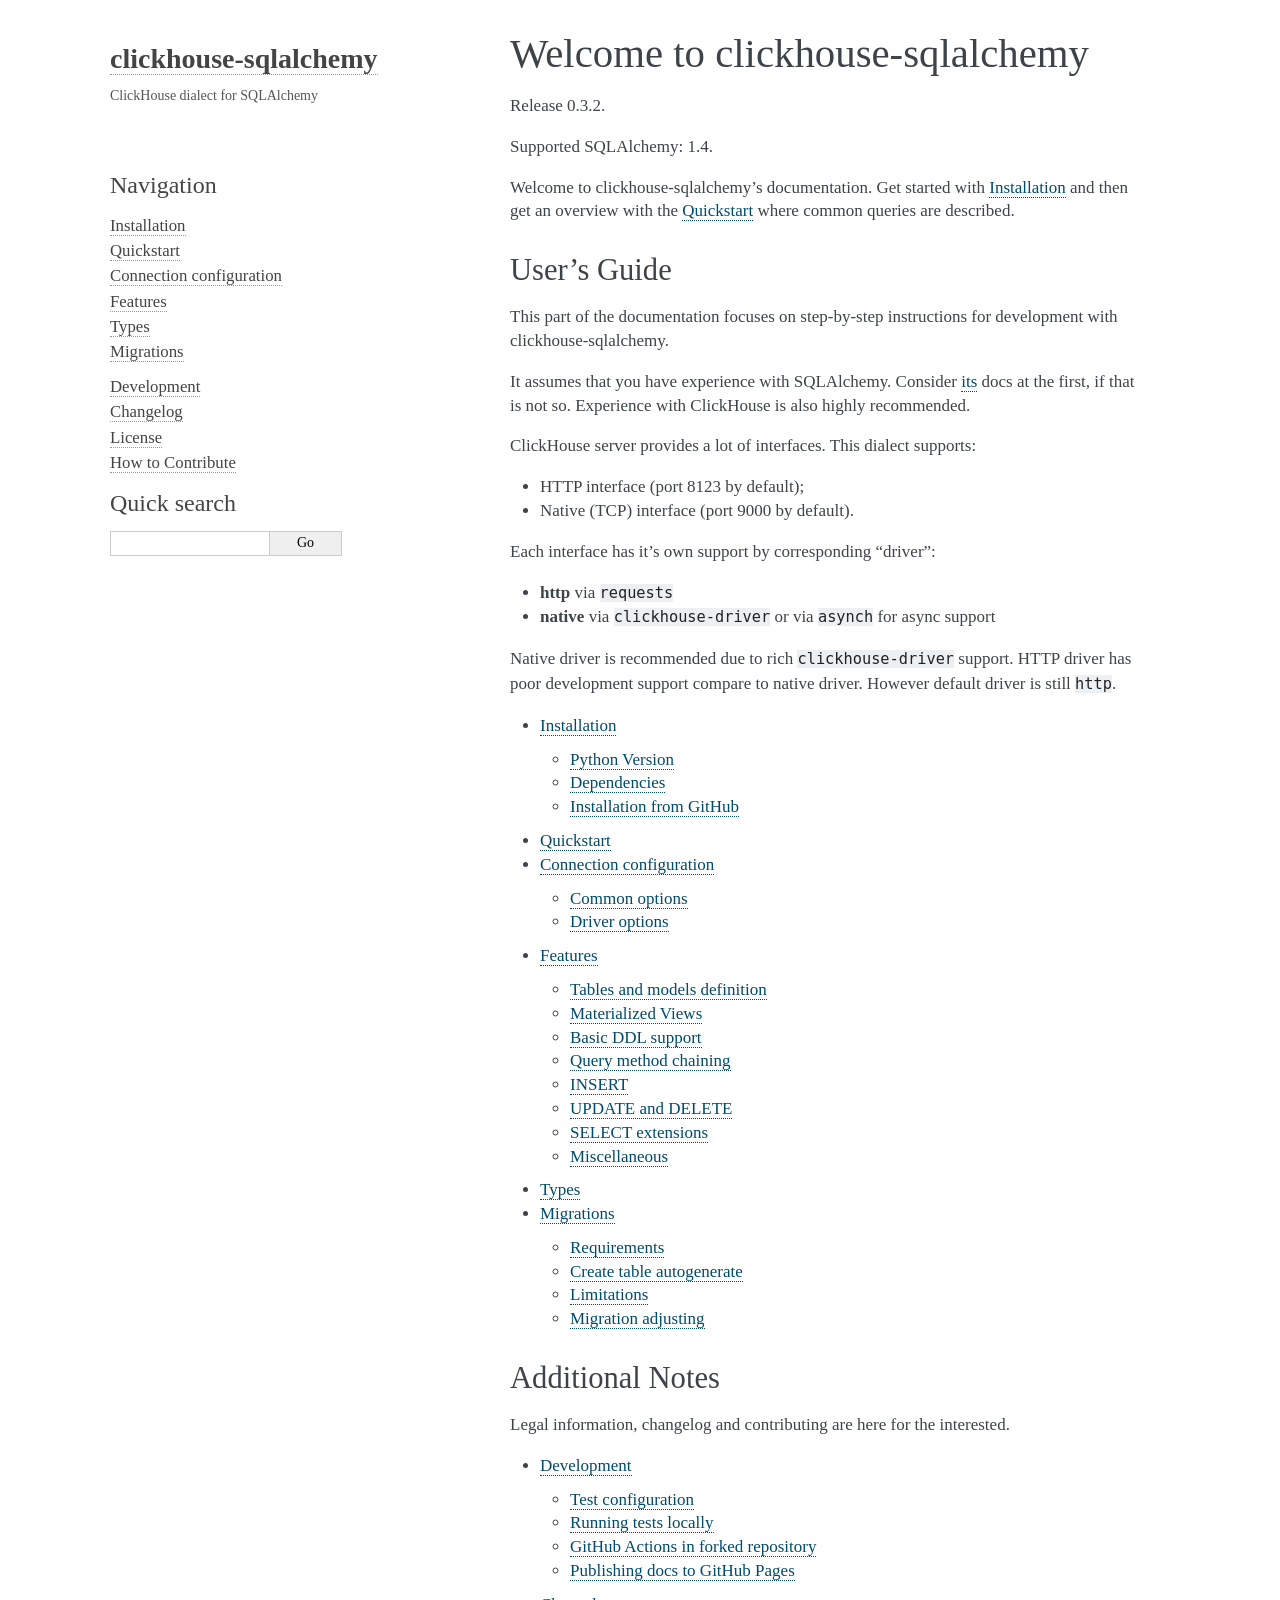
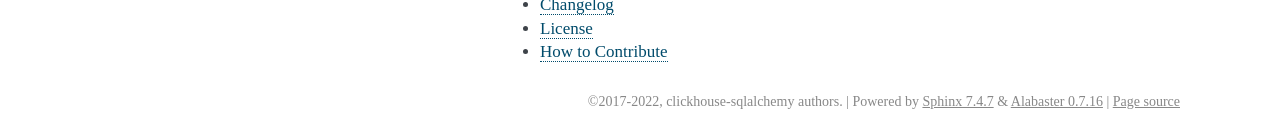
<file: index.html>
<!DOCTYPE html>

<html lang="en" data-content_root="./">
  <head>
    <meta charset="utf-8" />
    <meta name="viewport" content="width=device-width, initial-scale=1.0" /><meta name="viewport" content="width=device-width, initial-scale=1" />

    <title>Welcome to clickhouse-sqlalchemy &#8212; clickhouse-sqlalchemy 0.3.2 documentation</title>
    <link rel="stylesheet" type="text/css" href="_static/pygments.css?v=5ecbeea2" />
    <link rel="stylesheet" type="text/css" href="_static/alabaster.css?v=b43b9e83" />
    <link rel="stylesheet" type="text/css" href="_static/css/custom.css?v=030e895d" />
    <script src="_static/documentation_options.js?v=71d9d8e6"></script>
    <script src="_static/doctools.js?v=9a2dae69"></script>
    <script src="_static/sphinx_highlight.js?v=dc90522c"></script>
    <link rel="index" title="Index" href="genindex.html" />
    <link rel="search" title="Search" href="search.html" />
    <link rel="next" title="Installation" href="installation.html" />
    <link href="_static/css/custom.css" rel="stylesheet" type="text/css">

  </head><body>
  <div class="document">
    
      <div class="sphinxsidebar" role="navigation" aria-label="Main">
        <div class="sphinxsidebarwrapper">
<h1 class="logo"><a href="#">clickhouse-sqlalchemy</a></h1>



<p class="blurb">ClickHouse dialect for SQLAlchemy</p>




<p>
<iframe src="https://ghbtns.com/github-btn.html?user=Leechael&repo=clickhouse-sqlalchemy&type=watch&count=true&size=large&v=2"
  allowtransparency="true" frameborder="0" scrolling="0" width="200px" height="35px"></iframe>
</p>





<h3>Navigation</h3>
<ul>
<li class="toctree-l1"><a class="reference internal" href="installation.html">Installation</a></li>
<li class="toctree-l1"><a class="reference internal" href="quickstart.html">Quickstart</a></li>
<li class="toctree-l1"><a class="reference internal" href="connection.html">Connection configuration</a></li>
<li class="toctree-l1"><a class="reference internal" href="features.html">Features</a></li>
<li class="toctree-l1"><a class="reference internal" href="types.html">Types</a></li>
<li class="toctree-l1"><a class="reference internal" href="migrations.html">Migrations</a></li>
</ul>
<ul>
<li class="toctree-l1"><a class="reference internal" href="development.html">Development</a></li>
<li class="toctree-l1"><a class="reference internal" href="changelog.html">Changelog</a></li>
<li class="toctree-l1"><a class="reference internal" href="license.html">License</a></li>
<li class="toctree-l1"><a class="reference internal" href="contributing.html">How to Contribute</a></li>
</ul>

<div class="relations">
<h3>Related Topics</h3>
<ul>
  <li><a href="#">Documentation overview</a><ul>
      <li>Next: <a href="installation.html" title="next chapter">Installation</a></li>
  </ul></li>
</ul>
</div>
<search id="searchbox" style="display: none" role="search">
  <h3 id="searchlabel">Quick search</h3>
    <div class="searchformwrapper">
    <form class="search" action="search.html" method="get">
      <input type="text" name="q" aria-labelledby="searchlabel" autocomplete="off" autocorrect="off" autocapitalize="off" spellcheck="false"/>
      <input type="submit" value="Go" />
    </form>
    </div>
</search>
<script>document.getElementById('searchbox').style.display = "block"</script>








        </div>
      </div>
      <div class="documentwrapper">
        <div class="bodywrapper">
          

          <div class="body" role="main">
            
  <section id="welcome-to-clickhouse-sqlalchemy">
<h1>Welcome to clickhouse-sqlalchemy<a class="headerlink" href="#welcome-to-clickhouse-sqlalchemy" title="Link to this heading">¶</a></h1>
<p>Release 0.3.2.</p>
<p>Supported SQLAlchemy: 1.4.</p>
<p>Welcome to clickhouse-sqlalchemy’s documentation. Get started with <a class="reference internal" href="installation.html#installation"><span class="std std-ref">Installation</span></a>
and then get an overview with the <a class="reference internal" href="quickstart.html#quickstart"><span class="std std-ref">Quickstart</span></a> where common queries are described.</p>
<section id="user-s-guide">
<h2>User’s Guide<a class="headerlink" href="#user-s-guide" title="Link to this heading">¶</a></h2>
<p>This part of the documentation focuses on step-by-step instructions for development with clickhouse-sqlalchemy.</p>
<p>It assumes that you have experience with SQLAlchemy. Consider <a class="reference external" href="https://www.sqlalchemy.org">its</a> docs at the first, if that is not so.
Experience with ClickHouse is also highly recommended.</p>
<p>ClickHouse server provides a lot of interfaces. This dialect supports:</p>
<ul class="simple">
<li><p>HTTP interface (port 8123 by default);</p></li>
<li><p>Native (TCP) interface (port 9000 by default).</p></li>
</ul>
<p>Each interface has it’s own support by corresponding “driver”:</p>
<ul class="simple">
<li><p><strong>http</strong> via <code class="docutils literal notranslate"><span class="pre">requests</span></code></p></li>
<li><p><strong>native</strong> via <code class="docutils literal notranslate"><span class="pre">clickhouse-driver</span></code> or via <code class="docutils literal notranslate"><span class="pre">asynch</span></code> for async support</p></li>
</ul>
<p>Native driver is recommended due to rich <code class="docutils literal notranslate"><span class="pre">clickhouse-driver</span></code> support. HTTP
driver has poor development support compare to native driver.
However default driver is still <code class="docutils literal notranslate"><span class="pre">http</span></code>.</p>
<div class="toctree-wrapper compound">
<ul>
<li class="toctree-l1"><a class="reference internal" href="installation.html">Installation</a><ul>
<li class="toctree-l2"><a class="reference internal" href="installation.html#python-version">Python Version</a></li>
<li class="toctree-l2"><a class="reference internal" href="installation.html#dependencies">Dependencies</a></li>
<li class="toctree-l2"><a class="reference internal" href="installation.html#installation-from-github">Installation from GitHub</a></li>
</ul>
</li>
<li class="toctree-l1"><a class="reference internal" href="quickstart.html">Quickstart</a></li>
<li class="toctree-l1"><a class="reference internal" href="connection.html">Connection configuration</a><ul>
<li class="toctree-l2"><a class="reference internal" href="connection.html#common-options">Common options</a></li>
<li class="toctree-l2"><a class="reference internal" href="connection.html#driver-options">Driver options</a></li>
</ul>
</li>
<li class="toctree-l1"><a class="reference internal" href="features.html">Features</a><ul>
<li class="toctree-l2"><a class="reference internal" href="features.html#tables-and-models-definition">Tables and models definition</a></li>
<li class="toctree-l2"><a class="reference internal" href="features.html#materialized-views">Materialized Views</a></li>
<li class="toctree-l2"><a class="reference internal" href="features.html#basic-ddl-support">Basic DDL support</a></li>
<li class="toctree-l2"><a class="reference internal" href="features.html#query-method-chaining">Query method chaining</a></li>
<li class="toctree-l2"><a class="reference internal" href="features.html#insert">INSERT</a></li>
<li class="toctree-l2"><a class="reference internal" href="features.html#update-and-delete">UPDATE and DELETE</a></li>
<li class="toctree-l2"><a class="reference internal" href="features.html#select-extensions">SELECT extensions</a></li>
<li class="toctree-l2"><a class="reference internal" href="features.html#miscellaneous">Miscellaneous</a></li>
</ul>
</li>
<li class="toctree-l1"><a class="reference internal" href="types.html">Types</a></li>
<li class="toctree-l1"><a class="reference internal" href="migrations.html">Migrations</a><ul>
<li class="toctree-l2"><a class="reference internal" href="migrations.html#requirements">Requirements</a></li>
<li class="toctree-l2"><a class="reference internal" href="migrations.html#create-table-autogenerate">Create table autogenerate</a></li>
<li class="toctree-l2"><a class="reference internal" href="migrations.html#limitations">Limitations</a></li>
<li class="toctree-l2"><a class="reference internal" href="migrations.html#migration-adjusting">Migration adjusting</a></li>
</ul>
</li>
</ul>
</div>
</section>
<section id="additional-notes">
<h2>Additional Notes<a class="headerlink" href="#additional-notes" title="Link to this heading">¶</a></h2>
<p>Legal information, changelog and contributing are here for the interested.</p>
<div class="toctree-wrapper compound">
<ul>
<li class="toctree-l1"><a class="reference internal" href="development.html">Development</a><ul>
<li class="toctree-l2"><a class="reference internal" href="development.html#test-configuration">Test configuration</a></li>
<li class="toctree-l2"><a class="reference internal" href="development.html#running-tests-locally">Running tests locally</a></li>
<li class="toctree-l2"><a class="reference internal" href="development.html#github-actions-in-forked-repository">GitHub Actions in forked repository</a></li>
<li class="toctree-l2"><a class="reference internal" href="development.html#publishing-docs-to-github-pages">Publishing docs to GitHub Pages</a></li>
</ul>
</li>
<li class="toctree-l1"><a class="reference internal" href="changelog.html">Changelog</a></li>
<li class="toctree-l1"><a class="reference internal" href="license.html">License</a></li>
<li class="toctree-l1"><a class="reference internal" href="contributing.html">How to Contribute</a></li>
</ul>
</div>
</section>
</section>


          </div>
          
        </div>
      </div>
    <div class="clearer"></div>
  </div>
    <div class="footer">
      &#169;2017-2022, clickhouse-sqlalchemy authors.
      
      |
      Powered by <a href="https://www.sphinx-doc.org/">Sphinx 7.4.7</a>
      &amp; <a href="https://alabaster.readthedocs.io">Alabaster 0.7.16</a>
      
      |
      <a href="_sources/index.rst.txt"
          rel="nofollow">Page source</a>
    </div>

    

    
  </body>
</html>
</file>
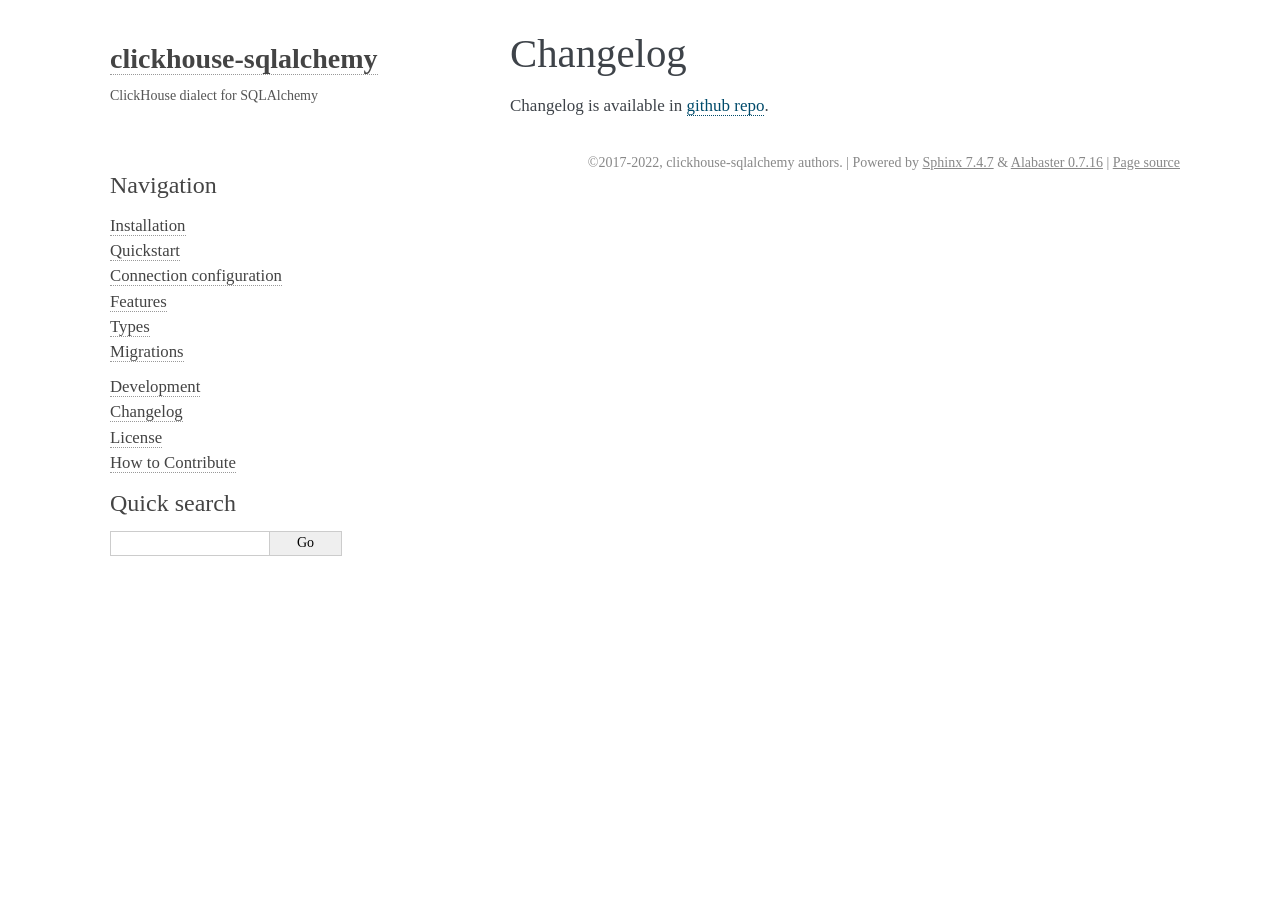
<file: changelog.html>
<!DOCTYPE html>

<html lang="en" data-content_root="./">
  <head>
    <meta charset="utf-8" />
    <meta name="viewport" content="width=device-width, initial-scale=1.0" /><meta name="viewport" content="width=device-width, initial-scale=1" />

    <title>Changelog &#8212; clickhouse-sqlalchemy 0.3.2 documentation</title>
    <link rel="stylesheet" type="text/css" href="_static/pygments.css?v=5ecbeea2" />
    <link rel="stylesheet" type="text/css" href="_static/alabaster.css?v=b43b9e83" />
    <link rel="stylesheet" type="text/css" href="_static/css/custom.css?v=030e895d" />
    <script src="_static/documentation_options.js?v=71d9d8e6"></script>
    <script src="_static/doctools.js?v=9a2dae69"></script>
    <script src="_static/sphinx_highlight.js?v=dc90522c"></script>
    <link rel="index" title="Index" href="genindex.html" />
    <link rel="search" title="Search" href="search.html" />
    <link rel="next" title="License" href="license.html" />
    <link rel="prev" title="Development" href="development.html" />
    <link href="_static/css/custom.css" rel="stylesheet" type="text/css">

  </head><body>
  <div class="document">
    
      <div class="sphinxsidebar" role="navigation" aria-label="Main">
        <div class="sphinxsidebarwrapper">
<h1 class="logo"><a href="index.html">clickhouse-sqlalchemy</a></h1>



<p class="blurb">ClickHouse dialect for SQLAlchemy</p>




<p>
<iframe src="https://ghbtns.com/github-btn.html?user=Leechael&repo=clickhouse-sqlalchemy&type=watch&count=true&size=large&v=2"
  allowtransparency="true" frameborder="0" scrolling="0" width="200px" height="35px"></iframe>
</p>





<h3>Navigation</h3>
<ul>
<li class="toctree-l1"><a class="reference internal" href="installation.html">Installation</a></li>
<li class="toctree-l1"><a class="reference internal" href="quickstart.html">Quickstart</a></li>
<li class="toctree-l1"><a class="reference internal" href="connection.html">Connection configuration</a></li>
<li class="toctree-l1"><a class="reference internal" href="features.html">Features</a></li>
<li class="toctree-l1"><a class="reference internal" href="types.html">Types</a></li>
<li class="toctree-l1"><a class="reference internal" href="migrations.html">Migrations</a></li>
</ul>
<ul class="current">
<li class="toctree-l1"><a class="reference internal" href="development.html">Development</a></li>
<li class="toctree-l1 current"><a class="current reference internal" href="#">Changelog</a></li>
<li class="toctree-l1"><a class="reference internal" href="license.html">License</a></li>
<li class="toctree-l1"><a class="reference internal" href="contributing.html">How to Contribute</a></li>
</ul>

<div class="relations">
<h3>Related Topics</h3>
<ul>
  <li><a href="index.html">Documentation overview</a><ul>
      <li>Previous: <a href="development.html" title="previous chapter">Development</a></li>
      <li>Next: <a href="license.html" title="next chapter">License</a></li>
  </ul></li>
</ul>
</div>
<search id="searchbox" style="display: none" role="search">
  <h3 id="searchlabel">Quick search</h3>
    <div class="searchformwrapper">
    <form class="search" action="search.html" method="get">
      <input type="text" name="q" aria-labelledby="searchlabel" autocomplete="off" autocorrect="off" autocapitalize="off" spellcheck="false"/>
      <input type="submit" value="Go" />
    </form>
    </div>
</search>
<script>document.getElementById('searchbox').style.display = "block"</script>








        </div>
      </div>
      <div class="documentwrapper">
        <div class="bodywrapper">
          

          <div class="body" role="main">
            
  <section id="changelog">
<h1>Changelog<a class="headerlink" href="#changelog" title="Link to this heading">¶</a></h1>
<p>Changelog is available in <a class="reference external" href="https://github.com/xzkostyan/clickhouse-sqlalchemy/blob/master/CHANGELOG.md">github repo</a>.</p>
</section>


          </div>
          
        </div>
      </div>
    <div class="clearer"></div>
  </div>
    <div class="footer">
      &#169;2017-2022, clickhouse-sqlalchemy authors.
      
      |
      Powered by <a href="https://www.sphinx-doc.org/">Sphinx 7.4.7</a>
      &amp; <a href="https://alabaster.readthedocs.io">Alabaster 0.7.16</a>
      
      |
      <a href="_sources/changelog.rst.txt"
          rel="nofollow">Page source</a>
    </div>

    

    
  </body>
</html>
</file>
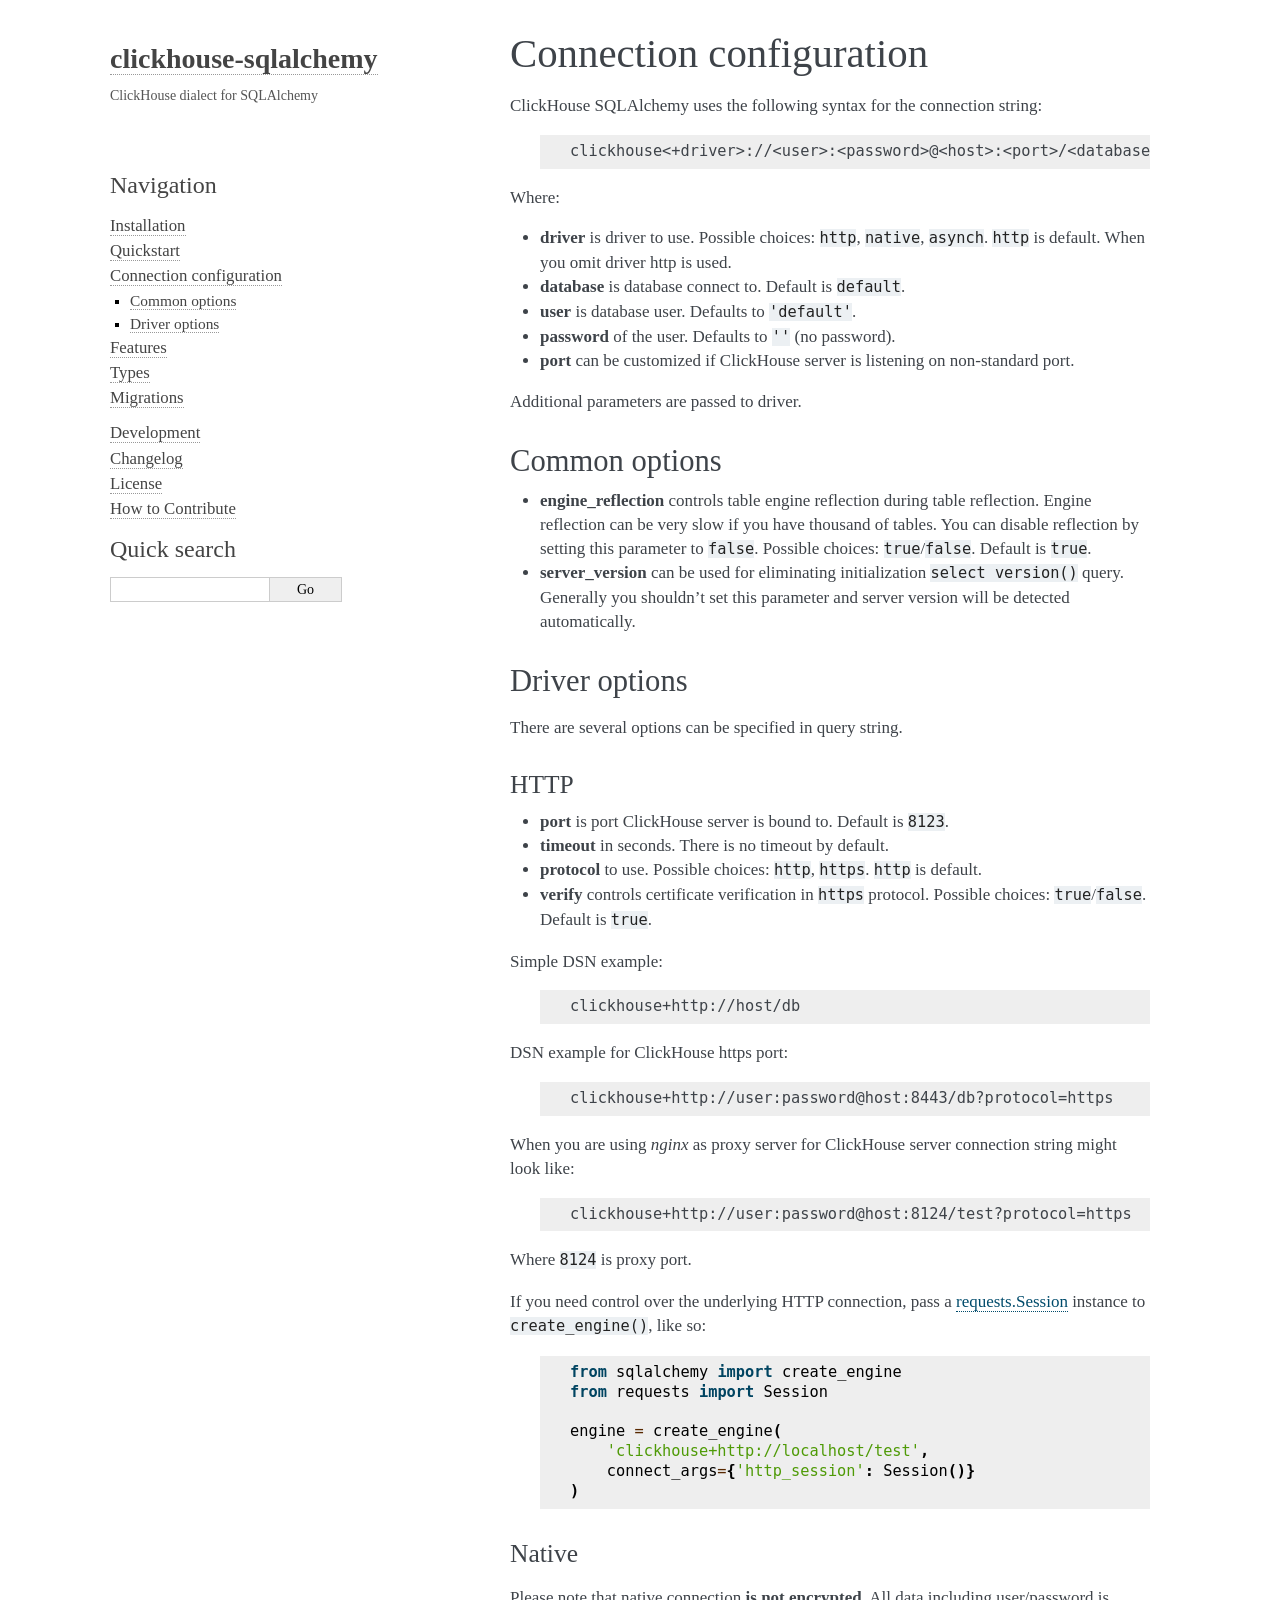
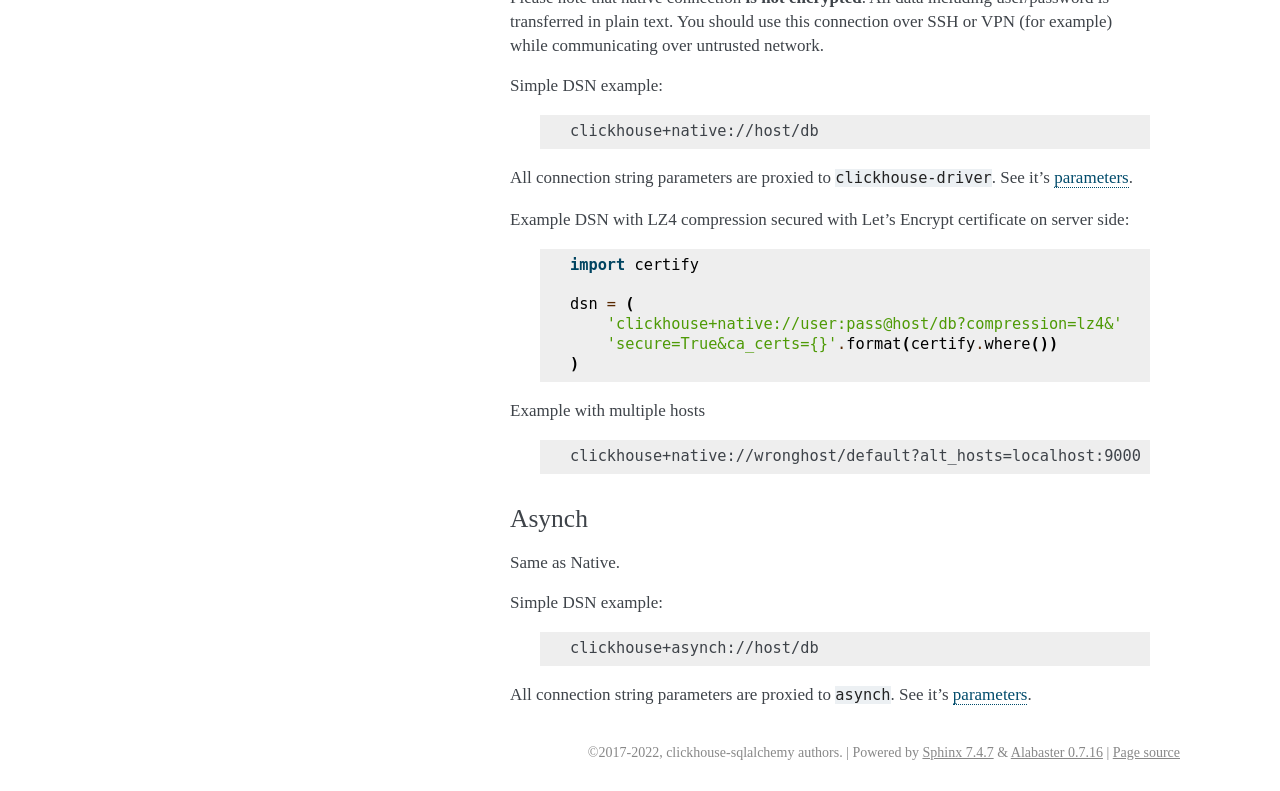
<file: connection.html>
<!DOCTYPE html>

<html lang="en" data-content_root="./">
  <head>
    <meta charset="utf-8" />
    <meta name="viewport" content="width=device-width, initial-scale=1.0" /><meta name="viewport" content="width=device-width, initial-scale=1" />

    <title>Connection configuration &#8212; clickhouse-sqlalchemy 0.3.2 documentation</title>
    <link rel="stylesheet" type="text/css" href="_static/pygments.css?v=5ecbeea2" />
    <link rel="stylesheet" type="text/css" href="_static/alabaster.css?v=b43b9e83" />
    <link rel="stylesheet" type="text/css" href="_static/css/custom.css?v=030e895d" />
    <script src="_static/documentation_options.js?v=71d9d8e6"></script>
    <script src="_static/doctools.js?v=9a2dae69"></script>
    <script src="_static/sphinx_highlight.js?v=dc90522c"></script>
    <link rel="index" title="Index" href="genindex.html" />
    <link rel="search" title="Search" href="search.html" />
    <link rel="next" title="Features" href="features.html" />
    <link rel="prev" title="Quickstart" href="quickstart.html" />
    <link href="_static/css/custom.css" rel="stylesheet" type="text/css">

  </head><body>
  <div class="document">
    
      <div class="sphinxsidebar" role="navigation" aria-label="Main">
        <div class="sphinxsidebarwrapper">
<h1 class="logo"><a href="index.html">clickhouse-sqlalchemy</a></h1>



<p class="blurb">ClickHouse dialect for SQLAlchemy</p>




<p>
<iframe src="https://ghbtns.com/github-btn.html?user=Leechael&repo=clickhouse-sqlalchemy&type=watch&count=true&size=large&v=2"
  allowtransparency="true" frameborder="0" scrolling="0" width="200px" height="35px"></iframe>
</p>





<h3>Navigation</h3>
<ul class="current">
<li class="toctree-l1"><a class="reference internal" href="installation.html">Installation</a></li>
<li class="toctree-l1"><a class="reference internal" href="quickstart.html">Quickstart</a></li>
<li class="toctree-l1 current"><a class="current reference internal" href="#">Connection configuration</a><ul>
<li class="toctree-l2"><a class="reference internal" href="#common-options">Common options</a></li>
<li class="toctree-l2"><a class="reference internal" href="#driver-options">Driver options</a></li>
</ul>
</li>
<li class="toctree-l1"><a class="reference internal" href="features.html">Features</a></li>
<li class="toctree-l1"><a class="reference internal" href="types.html">Types</a></li>
<li class="toctree-l1"><a class="reference internal" href="migrations.html">Migrations</a></li>
</ul>
<ul>
<li class="toctree-l1"><a class="reference internal" href="development.html">Development</a></li>
<li class="toctree-l1"><a class="reference internal" href="changelog.html">Changelog</a></li>
<li class="toctree-l1"><a class="reference internal" href="license.html">License</a></li>
<li class="toctree-l1"><a class="reference internal" href="contributing.html">How to Contribute</a></li>
</ul>

<div class="relations">
<h3>Related Topics</h3>
<ul>
  <li><a href="index.html">Documentation overview</a><ul>
      <li>Previous: <a href="quickstart.html" title="previous chapter">Quickstart</a></li>
      <li>Next: <a href="features.html" title="next chapter">Features</a></li>
  </ul></li>
</ul>
</div>
<search id="searchbox" style="display: none" role="search">
  <h3 id="searchlabel">Quick search</h3>
    <div class="searchformwrapper">
    <form class="search" action="search.html" method="get">
      <input type="text" name="q" aria-labelledby="searchlabel" autocomplete="off" autocorrect="off" autocapitalize="off" spellcheck="false"/>
      <input type="submit" value="Go" />
    </form>
    </div>
</search>
<script>document.getElementById('searchbox').style.display = "block"</script>








        </div>
      </div>
      <div class="documentwrapper">
        <div class="bodywrapper">
          

          <div class="body" role="main">
            
  <section id="connection-configuration">
<span id="connection"></span><h1>Connection configuration<a class="headerlink" href="#connection-configuration" title="Link to this heading">¶</a></h1>
<p>ClickHouse SQLAlchemy uses the following syntax for the connection string:</p>
<blockquote>
<div><div class="highlight-default notranslate"><div class="highlight"><pre><span></span>clickhouse&lt;+driver&gt;://&lt;user&gt;:&lt;password&gt;@&lt;host&gt;:&lt;port&gt;/&lt;database&gt;[?key=value..]
</pre></div>
</div>
</div></blockquote>
<p>Where:</p>
<ul class="simple">
<li><p><strong>driver</strong> is driver to use. Possible choices: <code class="docutils literal notranslate"><span class="pre">http</span></code>, <code class="docutils literal notranslate"><span class="pre">native</span></code>, <code class="docutils literal notranslate"><span class="pre">asynch</span></code>.
<code class="docutils literal notranslate"><span class="pre">http</span></code> is default. When you omit driver http is used.</p></li>
<li><p><strong>database</strong> is database connect to. Default is <code class="docutils literal notranslate"><span class="pre">default</span></code>.</p></li>
<li><p><strong>user</strong> is database user. Defaults to <code class="docutils literal notranslate"><span class="pre">'default'</span></code>.</p></li>
<li><p><strong>password</strong> of the user. Defaults to <code class="docutils literal notranslate"><span class="pre">''</span></code> (no password).</p></li>
<li><p><strong>port</strong> can be customized if ClickHouse server is listening on non-standard
port.</p></li>
</ul>
<p>Additional parameters are passed to driver.</p>
<section id="common-options">
<h2>Common options<a class="headerlink" href="#common-options" title="Link to this heading">¶</a></h2>
<ul class="simple">
<li><p><strong>engine_reflection</strong> controls table engine reflection during table reflection.
Engine reflection can be very slow if you have thousand of tables. You can
disable reflection by setting this parameter to <code class="docutils literal notranslate"><span class="pre">false</span></code>. Possible choices:
<code class="docutils literal notranslate"><span class="pre">true</span></code>/<code class="docutils literal notranslate"><span class="pre">false</span></code>. Default is <code class="docutils literal notranslate"><span class="pre">true</span></code>.</p></li>
<li><p><strong>server_version</strong> can be used for eliminating initialization
<code class="docutils literal notranslate"><span class="pre">select</span> <span class="pre">version()</span></code> query. Generally you shouldn’t set this parameter and
server version will be detected automatically.</p></li>
</ul>
</section>
<section id="driver-options">
<h2>Driver options<a class="headerlink" href="#driver-options" title="Link to this heading">¶</a></h2>
<p>There are several options can be specified in query string.</p>
<section id="http">
<h3>HTTP<a class="headerlink" href="#http" title="Link to this heading">¶</a></h3>
<ul class="simple">
<li><p><strong>port</strong> is port ClickHouse server is bound to. Default is <code class="docutils literal notranslate"><span class="pre">8123</span></code>.</p></li>
<li><p><strong>timeout</strong> in seconds. There is no timeout by default.</p></li>
<li><p><strong>protocol</strong> to use. Possible choices: <code class="docutils literal notranslate"><span class="pre">http</span></code>, <code class="docutils literal notranslate"><span class="pre">https</span></code>. <code class="docutils literal notranslate"><span class="pre">http</span></code> is default.</p></li>
<li><p><strong>verify</strong> controls certificate verification in <code class="docutils literal notranslate"><span class="pre">https</span></code> protocol.
Possible choices: <code class="docutils literal notranslate"><span class="pre">true</span></code>/<code class="docutils literal notranslate"><span class="pre">false</span></code>. Default is <code class="docutils literal notranslate"><span class="pre">true</span></code>.</p></li>
</ul>
<p>Simple DSN example:</p>
<blockquote>
<div><div class="highlight-RST notranslate"><div class="highlight"><pre><span></span>clickhouse+http://host/db
</pre></div>
</div>
</div></blockquote>
<p>DSN example for ClickHouse https port:</p>
<blockquote>
<div><div class="highlight-RST notranslate"><div class="highlight"><pre><span></span>clickhouse+http://user:password@host:8443/db?protocol=https
</pre></div>
</div>
</div></blockquote>
<p>When you are using <cite>nginx</cite> as proxy server for ClickHouse server connection
string might look like:</p>
<blockquote>
<div><div class="highlight-RST notranslate"><div class="highlight"><pre><span></span>clickhouse+http://user:password@host:8124/test?protocol=https
</pre></div>
</div>
</div></blockquote>
<p>Where <code class="docutils literal notranslate"><span class="pre">8124</span></code> is proxy port.</p>
<p>If you need control over the underlying HTTP connection, pass a <a class="reference external" href="https://requests.readthedocs.io/en/master/user/advanced/#session-objects">requests.Session</a> instance
to <code class="docutils literal notranslate"><span class="pre">create_engine()</span></code>, like so:</p>
<blockquote>
<div><div class="highlight-python notranslate"><div class="highlight"><pre><span></span><span class="kn">from</span><span class="w"> </span><span class="nn">sqlalchemy</span><span class="w"> </span><span class="kn">import</span> <span class="n">create_engine</span>
<span class="kn">from</span><span class="w"> </span><span class="nn">requests</span><span class="w"> </span><span class="kn">import</span> <span class="n">Session</span>

<span class="n">engine</span> <span class="o">=</span> <span class="n">create_engine</span><span class="p">(</span>
    <span class="s1">&#39;clickhouse+http://localhost/test&#39;</span><span class="p">,</span>
    <span class="n">connect_args</span><span class="o">=</span><span class="p">{</span><span class="s1">&#39;http_session&#39;</span><span class="p">:</span> <span class="n">Session</span><span class="p">()}</span>
<span class="p">)</span>
</pre></div>
</div>
</div></blockquote>
</section>
<section id="native">
<h3>Native<a class="headerlink" href="#native" title="Link to this heading">¶</a></h3>
<p>Please note that native connection <strong>is not encrypted</strong>. All data including
user/password is transferred in plain text. You should use this connection over
SSH or VPN (for example) while communicating over untrusted network.</p>
<p>Simple DSN example:</p>
<blockquote>
<div><div class="highlight-RST notranslate"><div class="highlight"><pre><span></span>clickhouse+native://host/db
</pre></div>
</div>
</div></blockquote>
<p>All connection string parameters are proxied to <code class="docutils literal notranslate"><span class="pre">clickhouse-driver</span></code>.
See it’s <a class="reference external" href="https://clickhouse-driver.readthedocs.io/en/latest/api.html#clickhouse_driver.connection.Connection">parameters</a>.</p>
<p>Example DSN with LZ4 compression secured with Let’s Encrypt certificate on server side:</p>
<blockquote>
<div><div class="highlight-python notranslate"><div class="highlight"><pre><span></span><span class="kn">import</span><span class="w"> </span><span class="nn">certify</span>

<span class="n">dsn</span> <span class="o">=</span> <span class="p">(</span>
    <span class="s1">&#39;clickhouse+native://user:pass@host/db?compression=lz4&amp;&#39;</span>
    <span class="s1">&#39;secure=True&amp;ca_certs=</span><span class="si">{}</span><span class="s1">&#39;</span><span class="o">.</span><span class="n">format</span><span class="p">(</span><span class="n">certify</span><span class="o">.</span><span class="n">where</span><span class="p">())</span>
<span class="p">)</span>
</pre></div>
</div>
</div></blockquote>
<p>Example with multiple hosts</p>
<blockquote>
<div><div class="highlight-RST notranslate"><div class="highlight"><pre><span></span>clickhouse+native://wronghost/default?alt_hosts=localhost:9000
</pre></div>
</div>
</div></blockquote>
</section>
<section id="asynch">
<h3>Asynch<a class="headerlink" href="#asynch" title="Link to this heading">¶</a></h3>
<p>Same as Native.</p>
<p>Simple DSN example:</p>
<blockquote>
<div><div class="highlight-RST notranslate"><div class="highlight"><pre><span></span>clickhouse+asynch://host/db
</pre></div>
</div>
</div></blockquote>
<p>All connection string parameters are proxied to <code class="docutils literal notranslate"><span class="pre">asynch</span></code>.
See it’s <a class="reference external" href="https://github.com/long2ice/asynch/blob/dev/asynch/connection.py">parameters</a>.</p>
</section>
</section>
</section>


          </div>
          
        </div>
      </div>
    <div class="clearer"></div>
  </div>
    <div class="footer">
      &#169;2017-2022, clickhouse-sqlalchemy authors.
      
      |
      Powered by <a href="https://www.sphinx-doc.org/">Sphinx 7.4.7</a>
      &amp; <a href="https://alabaster.readthedocs.io">Alabaster 0.7.16</a>
      
      |
      <a href="_sources/connection.rst.txt"
          rel="nofollow">Page source</a>
    </div>

    

    
  </body>
</html>
</file>
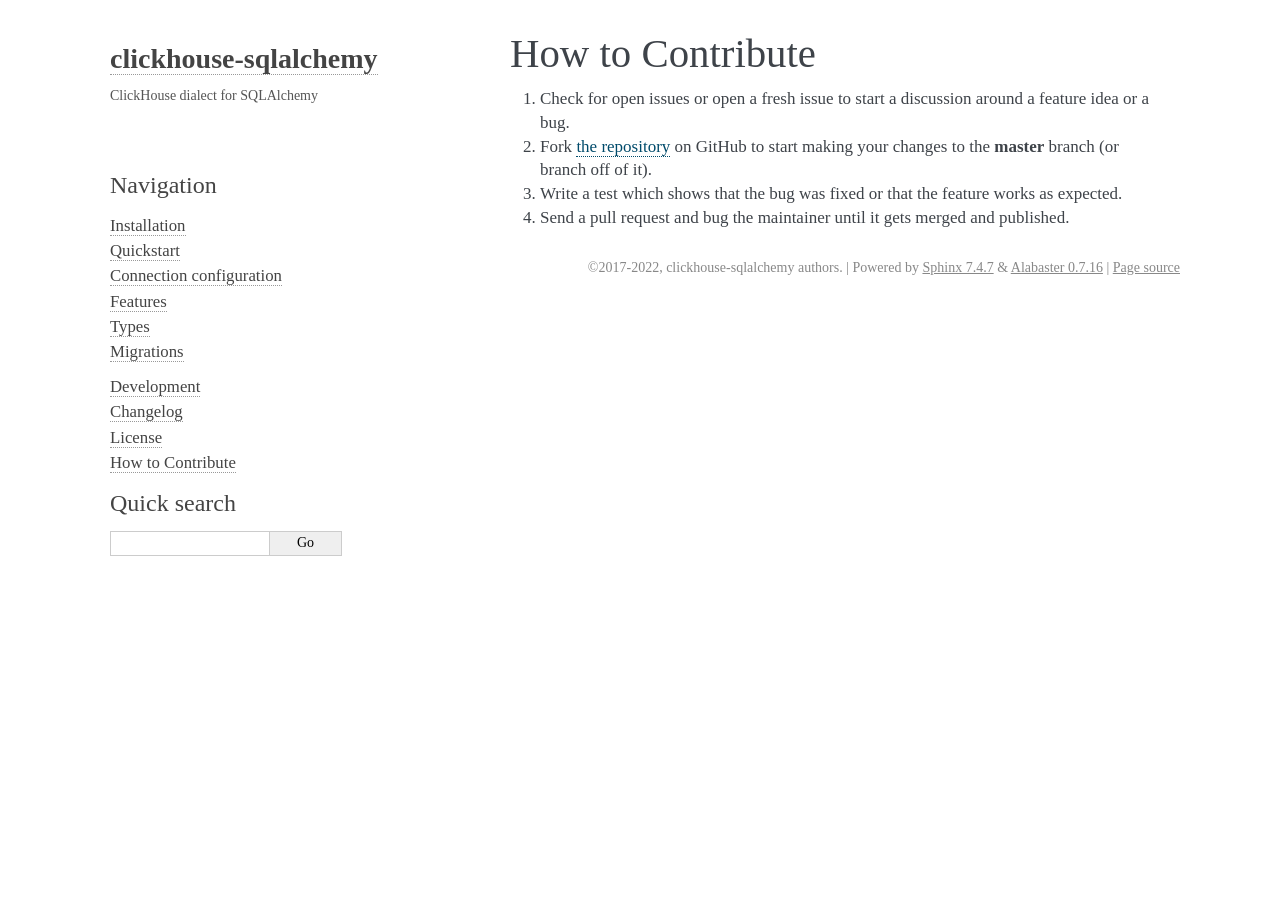
<file: contributing.html>
<!DOCTYPE html>

<html lang="en" data-content_root="./">
  <head>
    <meta charset="utf-8" />
    <meta name="viewport" content="width=device-width, initial-scale=1.0" /><meta name="viewport" content="width=device-width, initial-scale=1" />

    <title>How to Contribute &#8212; clickhouse-sqlalchemy 0.3.2 documentation</title>
    <link rel="stylesheet" type="text/css" href="_static/pygments.css?v=5ecbeea2" />
    <link rel="stylesheet" type="text/css" href="_static/alabaster.css?v=b43b9e83" />
    <link rel="stylesheet" type="text/css" href="_static/css/custom.css?v=030e895d" />
    <script src="_static/documentation_options.js?v=71d9d8e6"></script>
    <script src="_static/doctools.js?v=9a2dae69"></script>
    <script src="_static/sphinx_highlight.js?v=dc90522c"></script>
    <link rel="index" title="Index" href="genindex.html" />
    <link rel="search" title="Search" href="search.html" />
    <link rel="prev" title="License" href="license.html" />
    <link href="_static/css/custom.css" rel="stylesheet" type="text/css">

  </head><body>
  <div class="document">
    
      <div class="sphinxsidebar" role="navigation" aria-label="Main">
        <div class="sphinxsidebarwrapper">
<h1 class="logo"><a href="index.html">clickhouse-sqlalchemy</a></h1>



<p class="blurb">ClickHouse dialect for SQLAlchemy</p>




<p>
<iframe src="https://ghbtns.com/github-btn.html?user=Leechael&repo=clickhouse-sqlalchemy&type=watch&count=true&size=large&v=2"
  allowtransparency="true" frameborder="0" scrolling="0" width="200px" height="35px"></iframe>
</p>





<h3>Navigation</h3>
<ul>
<li class="toctree-l1"><a class="reference internal" href="installation.html">Installation</a></li>
<li class="toctree-l1"><a class="reference internal" href="quickstart.html">Quickstart</a></li>
<li class="toctree-l1"><a class="reference internal" href="connection.html">Connection configuration</a></li>
<li class="toctree-l1"><a class="reference internal" href="features.html">Features</a></li>
<li class="toctree-l1"><a class="reference internal" href="types.html">Types</a></li>
<li class="toctree-l1"><a class="reference internal" href="migrations.html">Migrations</a></li>
</ul>
<ul class="current">
<li class="toctree-l1"><a class="reference internal" href="development.html">Development</a></li>
<li class="toctree-l1"><a class="reference internal" href="changelog.html">Changelog</a></li>
<li class="toctree-l1"><a class="reference internal" href="license.html">License</a></li>
<li class="toctree-l1 current"><a class="current reference internal" href="#">How to Contribute</a></li>
</ul>

<div class="relations">
<h3>Related Topics</h3>
<ul>
  <li><a href="index.html">Documentation overview</a><ul>
      <li>Previous: <a href="license.html" title="previous chapter">License</a></li>
  </ul></li>
</ul>
</div>
<search id="searchbox" style="display: none" role="search">
  <h3 id="searchlabel">Quick search</h3>
    <div class="searchformwrapper">
    <form class="search" action="search.html" method="get">
      <input type="text" name="q" aria-labelledby="searchlabel" autocomplete="off" autocorrect="off" autocapitalize="off" spellcheck="false"/>
      <input type="submit" value="Go" />
    </form>
    </div>
</search>
<script>document.getElementById('searchbox').style.display = "block"</script>








        </div>
      </div>
      <div class="documentwrapper">
        <div class="bodywrapper">
          

          <div class="body" role="main">
            
  <section id="how-to-contribute">
<h1>How to Contribute<a class="headerlink" href="#how-to-contribute" title="Link to this heading">¶</a></h1>
<ol class="arabic simple">
<li><p>Check for open issues or open a fresh issue to start a discussion around a feature idea or a bug.</p></li>
<li><p>Fork <a class="reference external" href="https://github.com/xzkostyan/clickhouse-sqlalchemy">the repository</a> on GitHub to start making your changes to the <strong>master</strong> branch (or branch off of it).</p></li>
<li><p>Write a test which shows that the bug was fixed or that the feature works as expected.</p></li>
<li><p>Send a pull request and bug the maintainer until it gets merged and published.</p></li>
</ol>
</section>


          </div>
          
        </div>
      </div>
    <div class="clearer"></div>
  </div>
    <div class="footer">
      &#169;2017-2022, clickhouse-sqlalchemy authors.
      
      |
      Powered by <a href="https://www.sphinx-doc.org/">Sphinx 7.4.7</a>
      &amp; <a href="https://alabaster.readthedocs.io">Alabaster 0.7.16</a>
      
      |
      <a href="_sources/contributing.rst.txt"
          rel="nofollow">Page source</a>
    </div>

    

    
  </body>
</html>
</file>
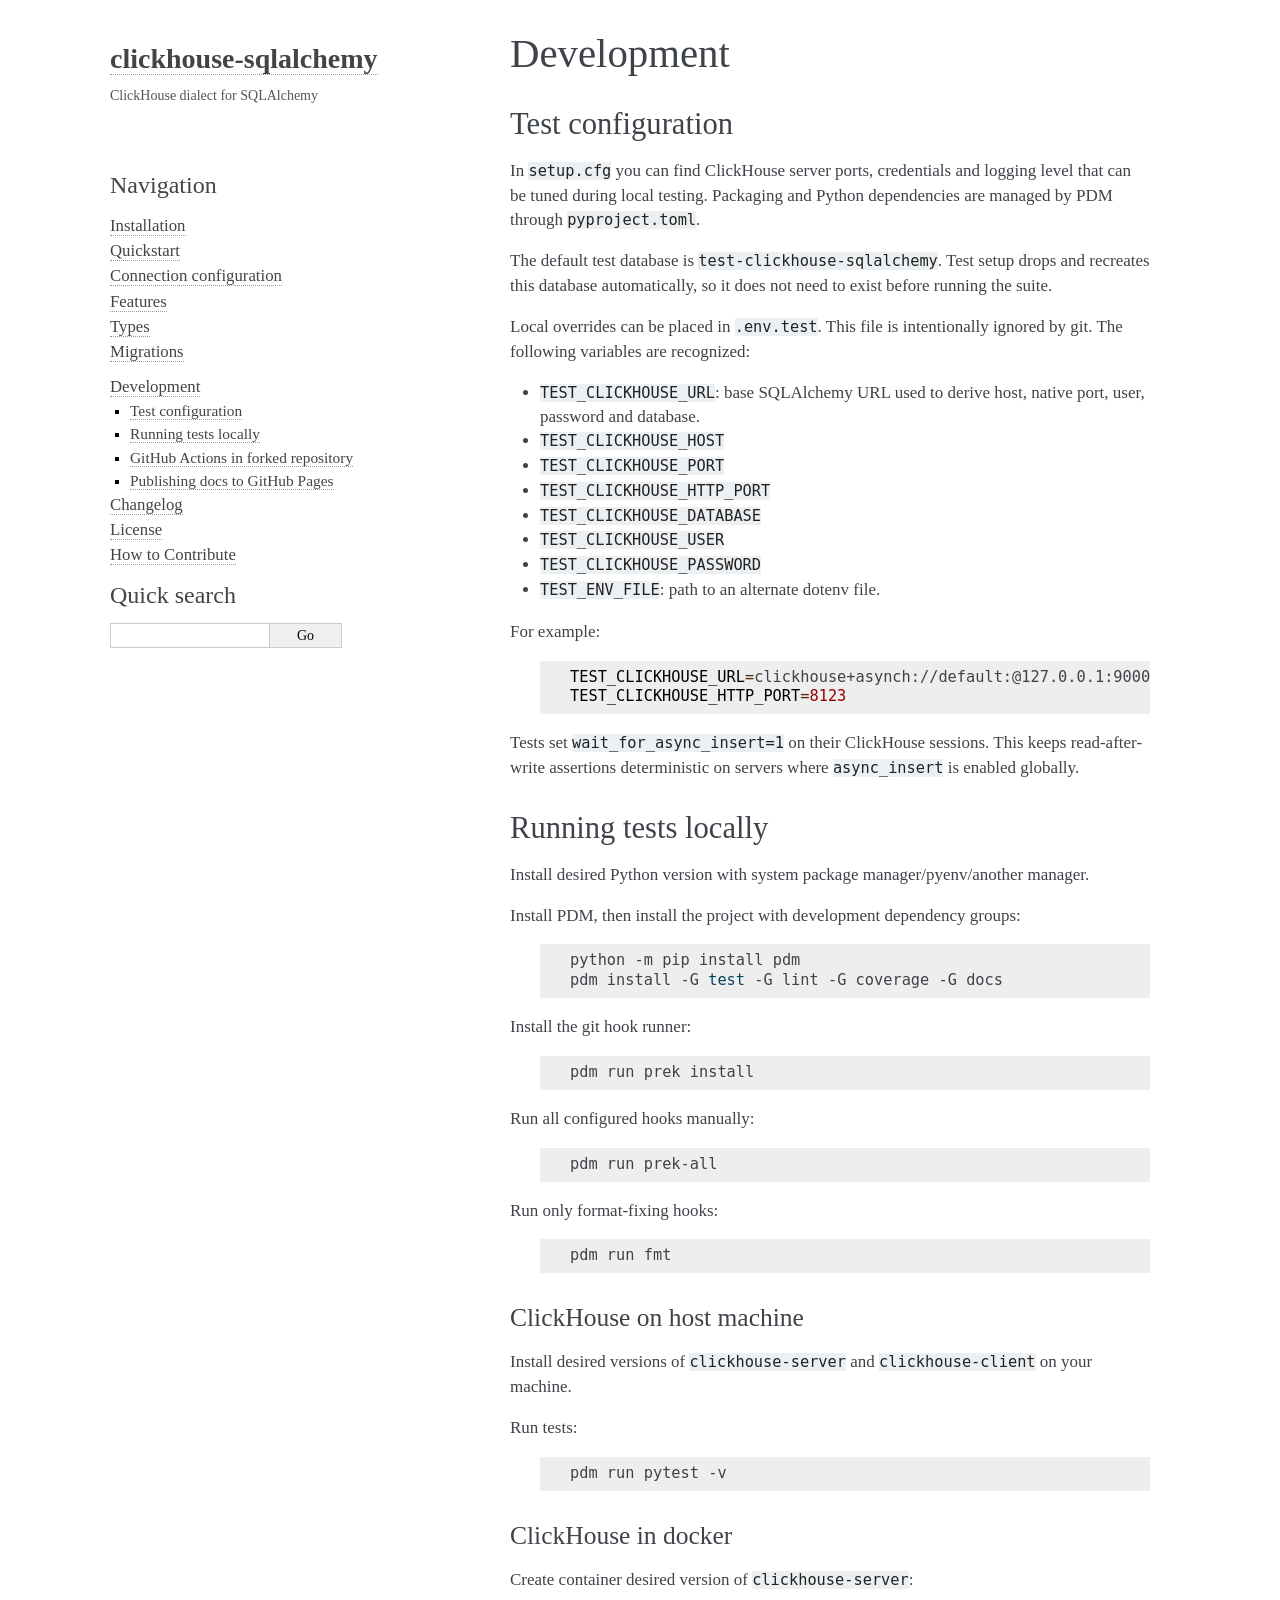
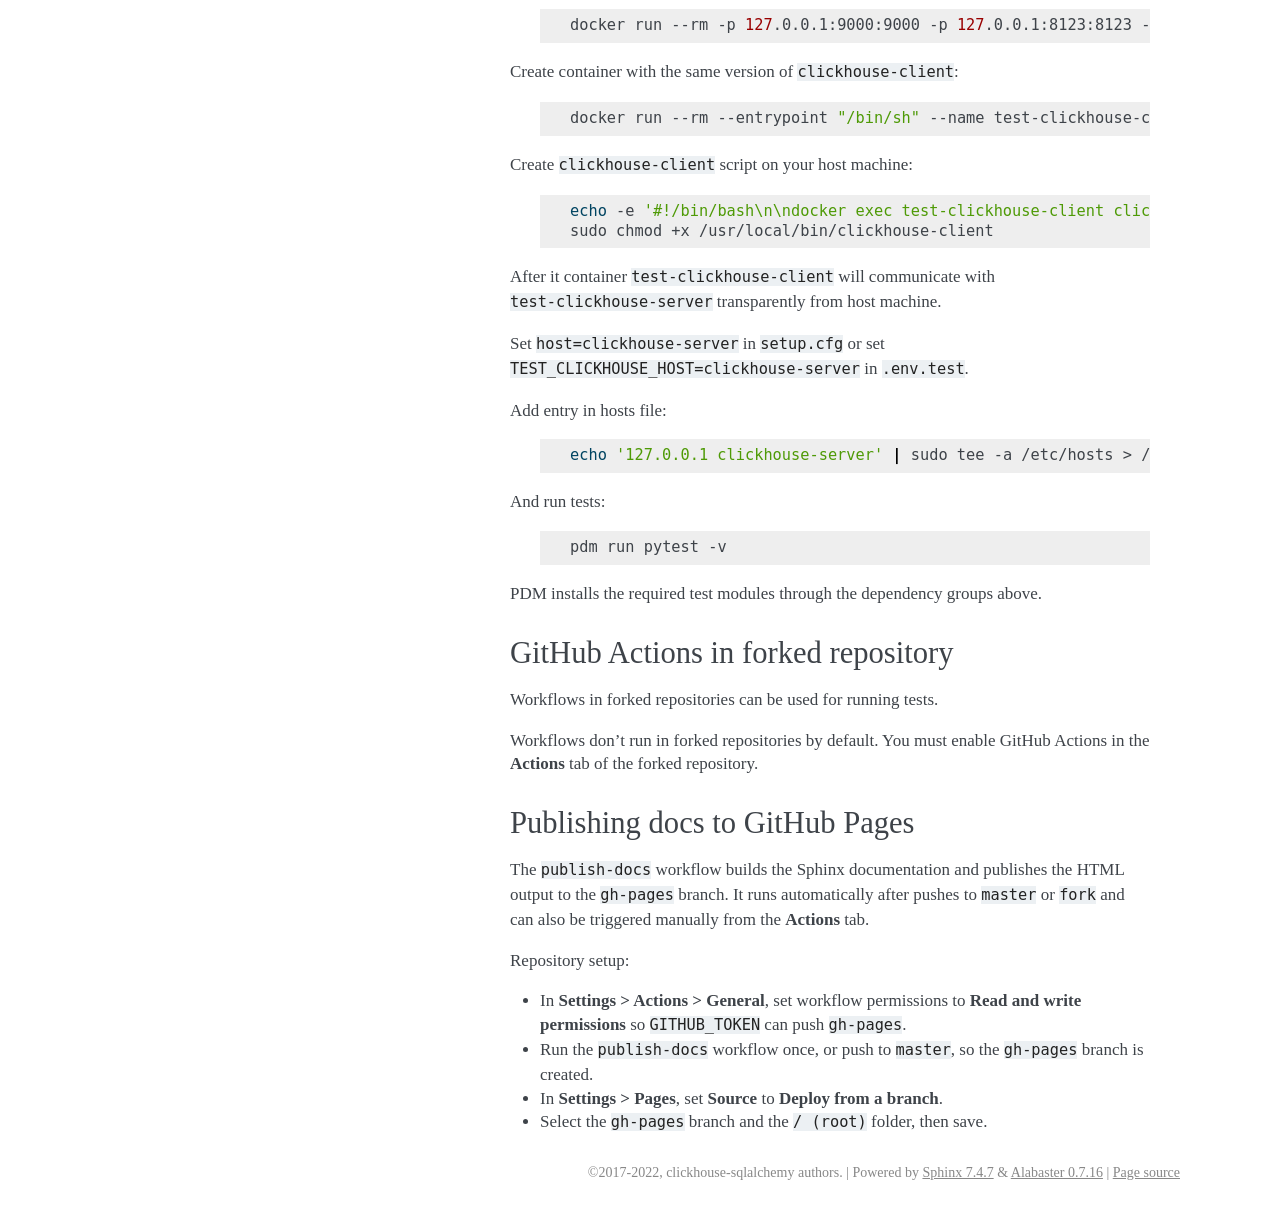
<file: development.html>
<!DOCTYPE html>

<html lang="en" data-content_root="./">
  <head>
    <meta charset="utf-8" />
    <meta name="viewport" content="width=device-width, initial-scale=1.0" /><meta name="viewport" content="width=device-width, initial-scale=1" />

    <title>Development &#8212; clickhouse-sqlalchemy 0.3.2 documentation</title>
    <link rel="stylesheet" type="text/css" href="_static/pygments.css?v=5ecbeea2" />
    <link rel="stylesheet" type="text/css" href="_static/alabaster.css?v=b43b9e83" />
    <link rel="stylesheet" type="text/css" href="_static/css/custom.css?v=030e895d" />
    <script src="_static/documentation_options.js?v=71d9d8e6"></script>
    <script src="_static/doctools.js?v=9a2dae69"></script>
    <script src="_static/sphinx_highlight.js?v=dc90522c"></script>
    <link rel="index" title="Index" href="genindex.html" />
    <link rel="search" title="Search" href="search.html" />
    <link rel="next" title="Changelog" href="changelog.html" />
    <link rel="prev" title="Migrations" href="migrations.html" />
    <link href="_static/css/custom.css" rel="stylesheet" type="text/css">

  </head><body>
  <div class="document">
    
      <div class="sphinxsidebar" role="navigation" aria-label="Main">
        <div class="sphinxsidebarwrapper">
<h1 class="logo"><a href="index.html">clickhouse-sqlalchemy</a></h1>



<p class="blurb">ClickHouse dialect for SQLAlchemy</p>




<p>
<iframe src="https://ghbtns.com/github-btn.html?user=Leechael&repo=clickhouse-sqlalchemy&type=watch&count=true&size=large&v=2"
  allowtransparency="true" frameborder="0" scrolling="0" width="200px" height="35px"></iframe>
</p>





<h3>Navigation</h3>
<ul>
<li class="toctree-l1"><a class="reference internal" href="installation.html">Installation</a></li>
<li class="toctree-l1"><a class="reference internal" href="quickstart.html">Quickstart</a></li>
<li class="toctree-l1"><a class="reference internal" href="connection.html">Connection configuration</a></li>
<li class="toctree-l1"><a class="reference internal" href="features.html">Features</a></li>
<li class="toctree-l1"><a class="reference internal" href="types.html">Types</a></li>
<li class="toctree-l1"><a class="reference internal" href="migrations.html">Migrations</a></li>
</ul>
<ul class="current">
<li class="toctree-l1 current"><a class="current reference internal" href="#">Development</a><ul>
<li class="toctree-l2"><a class="reference internal" href="#test-configuration">Test configuration</a></li>
<li class="toctree-l2"><a class="reference internal" href="#running-tests-locally">Running tests locally</a></li>
<li class="toctree-l2"><a class="reference internal" href="#github-actions-in-forked-repository">GitHub Actions in forked repository</a></li>
<li class="toctree-l2"><a class="reference internal" href="#publishing-docs-to-github-pages">Publishing docs to GitHub Pages</a></li>
</ul>
</li>
<li class="toctree-l1"><a class="reference internal" href="changelog.html">Changelog</a></li>
<li class="toctree-l1"><a class="reference internal" href="license.html">License</a></li>
<li class="toctree-l1"><a class="reference internal" href="contributing.html">How to Contribute</a></li>
</ul>

<div class="relations">
<h3>Related Topics</h3>
<ul>
  <li><a href="index.html">Documentation overview</a><ul>
      <li>Previous: <a href="migrations.html" title="previous chapter">Migrations</a></li>
      <li>Next: <a href="changelog.html" title="next chapter">Changelog</a></li>
  </ul></li>
</ul>
</div>
<search id="searchbox" style="display: none" role="search">
  <h3 id="searchlabel">Quick search</h3>
    <div class="searchformwrapper">
    <form class="search" action="search.html" method="get">
      <input type="text" name="q" aria-labelledby="searchlabel" autocomplete="off" autocorrect="off" autocapitalize="off" spellcheck="false"/>
      <input type="submit" value="Go" />
    </form>
    </div>
</search>
<script>document.getElementById('searchbox').style.display = "block"</script>








        </div>
      </div>
      <div class="documentwrapper">
        <div class="bodywrapper">
          

          <div class="body" role="main">
            
  <section id="development">
<span id="id1"></span><h1>Development<a class="headerlink" href="#development" title="Link to this heading">¶</a></h1>
<section id="test-configuration">
<h2>Test configuration<a class="headerlink" href="#test-configuration" title="Link to this heading">¶</a></h2>
<p>In <code class="docutils literal notranslate"><span class="pre">setup.cfg</span></code> you can find ClickHouse server ports, credentials and logging
level that can be tuned during local testing. Packaging and Python
dependencies are managed by PDM through <code class="docutils literal notranslate"><span class="pre">pyproject.toml</span></code>.</p>
<p>The default test database is <code class="docutils literal notranslate"><span class="pre">test-clickhouse-sqlalchemy</span></code>. Test setup drops
and recreates this database automatically, so it does not need to exist before
running the suite.</p>
<p>Local overrides can be placed in <code class="docutils literal notranslate"><span class="pre">.env.test</span></code>. This file is intentionally
ignored by git. The following variables are recognized:</p>
<ul class="simple">
<li><p><code class="docutils literal notranslate"><span class="pre">TEST_CLICKHOUSE_URL</span></code>: base SQLAlchemy URL used to derive host, native
port, user, password and database.</p></li>
<li><p><code class="docutils literal notranslate"><span class="pre">TEST_CLICKHOUSE_HOST</span></code></p></li>
<li><p><code class="docutils literal notranslate"><span class="pre">TEST_CLICKHOUSE_PORT</span></code></p></li>
<li><p><code class="docutils literal notranslate"><span class="pre">TEST_CLICKHOUSE_HTTP_PORT</span></code></p></li>
<li><p><code class="docutils literal notranslate"><span class="pre">TEST_CLICKHOUSE_DATABASE</span></code></p></li>
<li><p><code class="docutils literal notranslate"><span class="pre">TEST_CLICKHOUSE_USER</span></code></p></li>
<li><p><code class="docutils literal notranslate"><span class="pre">TEST_CLICKHOUSE_PASSWORD</span></code></p></li>
<li><p><code class="docutils literal notranslate"><span class="pre">TEST_ENV_FILE</span></code>: path to an alternate dotenv file.</p></li>
</ul>
<p>For example:</p>
<blockquote>
<div><div class="highlight-bash notranslate"><div class="highlight"><pre><span></span><span class="nv">TEST_CLICKHOUSE_URL</span><span class="o">=</span>clickhouse+asynch://default:@127.0.0.1:9000/test-clickhouse-sqlalchemy
<span class="nv">TEST_CLICKHOUSE_HTTP_PORT</span><span class="o">=</span><span class="m">8123</span>
</pre></div>
</div>
</div></blockquote>
<p>Tests set <code class="docutils literal notranslate"><span class="pre">wait_for_async_insert=1</span></code> on their ClickHouse sessions. This keeps
read-after-write assertions deterministic on servers where <code class="docutils literal notranslate"><span class="pre">async_insert</span></code> is
enabled globally.</p>
</section>
<section id="running-tests-locally">
<h2>Running tests locally<a class="headerlink" href="#running-tests-locally" title="Link to this heading">¶</a></h2>
<p>Install desired Python version with system package manager/pyenv/another manager.</p>
<p>Install PDM, then install the project with development dependency groups:</p>
<blockquote>
<div><div class="highlight-bash notranslate"><div class="highlight"><pre><span></span>python<span class="w"> </span>-m<span class="w"> </span>pip<span class="w"> </span>install<span class="w"> </span>pdm
pdm<span class="w"> </span>install<span class="w"> </span>-G<span class="w"> </span><span class="nb">test</span><span class="w"> </span>-G<span class="w"> </span>lint<span class="w"> </span>-G<span class="w"> </span>coverage<span class="w"> </span>-G<span class="w"> </span>docs
</pre></div>
</div>
</div></blockquote>
<p>Install the git hook runner:</p>
<blockquote>
<div><div class="highlight-bash notranslate"><div class="highlight"><pre><span></span>pdm<span class="w"> </span>run<span class="w"> </span>prek<span class="w"> </span>install
</pre></div>
</div>
</div></blockquote>
<p>Run all configured hooks manually:</p>
<blockquote>
<div><div class="highlight-bash notranslate"><div class="highlight"><pre><span></span>pdm<span class="w"> </span>run<span class="w"> </span>prek-all
</pre></div>
</div>
</div></blockquote>
<p>Run only format-fixing hooks:</p>
<blockquote>
<div><div class="highlight-bash notranslate"><div class="highlight"><pre><span></span>pdm<span class="w"> </span>run<span class="w"> </span>fmt
</pre></div>
</div>
</div></blockquote>
<section id="clickhouse-on-host-machine">
<h3>ClickHouse on host machine<a class="headerlink" href="#clickhouse-on-host-machine" title="Link to this heading">¶</a></h3>
<p>Install desired versions of <code class="docutils literal notranslate"><span class="pre">clickhouse-server</span></code> and <code class="docutils literal notranslate"><span class="pre">clickhouse-client</span></code> on
your machine.</p>
<p>Run tests:</p>
<blockquote>
<div><div class="highlight-bash notranslate"><div class="highlight"><pre><span></span>pdm<span class="w"> </span>run<span class="w"> </span>pytest<span class="w"> </span>-v
</pre></div>
</div>
</div></blockquote>
</section>
<section id="clickhouse-in-docker">
<h3>ClickHouse in docker<a class="headerlink" href="#clickhouse-in-docker" title="Link to this heading">¶</a></h3>
<p>Create container desired version of <code class="docutils literal notranslate"><span class="pre">clickhouse-server</span></code>:</p>
<blockquote>
<div><div class="highlight-bash notranslate"><div class="highlight"><pre><span></span>docker<span class="w"> </span>run<span class="w"> </span>--rm<span class="w"> </span>-p<span class="w"> </span><span class="m">127</span>.0.0.1:9000:9000<span class="w"> </span>-p<span class="w"> </span><span class="m">127</span>.0.0.1:8123:8123<span class="w"> </span>--name<span class="w"> </span>test-clickhouse-server<span class="w"> </span>clickhouse/clickhouse-server:<span class="nv">$VERSION</span>
</pre></div>
</div>
</div></blockquote>
<p>Create container with the same version of <code class="docutils literal notranslate"><span class="pre">clickhouse-client</span></code>:</p>
<blockquote>
<div><div class="highlight-bash notranslate"><div class="highlight"><pre><span></span>docker<span class="w"> </span>run<span class="w"> </span>--rm<span class="w"> </span>--entrypoint<span class="w"> </span><span class="s2">&quot;/bin/sh&quot;</span><span class="w"> </span>--name<span class="w"> </span>test-clickhouse-client<span class="w"> </span>--link<span class="w"> </span>test-clickhouse-server:clickhouse-server<span class="w"> </span>clickhouse/clickhouse-client:<span class="nv">$VERSION</span><span class="w"> </span>-c<span class="w"> </span><span class="s1">&#39;while :; do sleep 1; done&#39;</span>
</pre></div>
</div>
</div></blockquote>
<p>Create <code class="docutils literal notranslate"><span class="pre">clickhouse-client</span></code> script on your host machine:</p>
<blockquote>
<div><div class="highlight-bash notranslate"><div class="highlight"><pre><span></span><span class="nb">echo</span><span class="w"> </span>-e<span class="w"> </span><span class="s1">&#39;#!/bin/bash\n\ndocker exec test-clickhouse-client clickhouse-client &quot;$@&quot;&#39;</span><span class="w"> </span><span class="p">|</span><span class="w"> </span>sudo<span class="w"> </span>tee<span class="w"> </span>/usr/local/bin/clickhouse-client<span class="w"> </span>&gt;<span class="w"> </span>/dev/null
sudo<span class="w"> </span>chmod<span class="w"> </span>+x<span class="w"> </span>/usr/local/bin/clickhouse-client
</pre></div>
</div>
</div></blockquote>
<p>After it container <code class="docutils literal notranslate"><span class="pre">test-clickhouse-client</span></code> will communicate with
<code class="docutils literal notranslate"><span class="pre">test-clickhouse-server</span></code> transparently from host machine.</p>
<p>Set <code class="docutils literal notranslate"><span class="pre">host=clickhouse-server</span></code> in <code class="docutils literal notranslate"><span class="pre">setup.cfg</span></code> or set
<code class="docutils literal notranslate"><span class="pre">TEST_CLICKHOUSE_HOST=clickhouse-server</span></code> in <code class="docutils literal notranslate"><span class="pre">.env.test</span></code>.</p>
<p>Add entry in hosts file:</p>
<blockquote>
<div><div class="highlight-bash notranslate"><div class="highlight"><pre><span></span><span class="nb">echo</span><span class="w"> </span><span class="s1">&#39;127.0.0.1 clickhouse-server&#39;</span><span class="w"> </span><span class="p">|</span><span class="w"> </span>sudo<span class="w"> </span>tee<span class="w"> </span>-a<span class="w"> </span>/etc/hosts<span class="w"> </span>&gt;<span class="w"> </span>/dev/null
</pre></div>
</div>
</div></blockquote>
<p>And run tests:</p>
<blockquote>
<div><div class="highlight-bash notranslate"><div class="highlight"><pre><span></span>pdm<span class="w"> </span>run<span class="w"> </span>pytest<span class="w"> </span>-v
</pre></div>
</div>
</div></blockquote>
<p>PDM installs the required test modules through the dependency groups above.</p>
</section>
</section>
<section id="github-actions-in-forked-repository">
<h2>GitHub Actions in forked repository<a class="headerlink" href="#github-actions-in-forked-repository" title="Link to this heading">¶</a></h2>
<p>Workflows in forked repositories can be used for running tests.</p>
<p>Workflows don’t run in forked repositories by default.
You must enable GitHub Actions in the <strong>Actions</strong> tab of the forked repository.</p>
</section>
<section id="publishing-docs-to-github-pages">
<h2>Publishing docs to GitHub Pages<a class="headerlink" href="#publishing-docs-to-github-pages" title="Link to this heading">¶</a></h2>
<p>The <code class="docutils literal notranslate"><span class="pre">publish-docs</span></code> workflow builds the Sphinx documentation and publishes the
HTML output to the <code class="docutils literal notranslate"><span class="pre">gh-pages</span></code> branch. It runs automatically after pushes to
<code class="docutils literal notranslate"><span class="pre">master</span></code> or <code class="docutils literal notranslate"><span class="pre">fork</span></code> and can also be triggered manually from the
<strong>Actions</strong> tab.</p>
<p>Repository setup:</p>
<ul class="simple">
<li><p>In <strong>Settings &gt; Actions &gt; General</strong>, set workflow permissions to
<strong>Read and write permissions</strong> so <code class="docutils literal notranslate"><span class="pre">GITHUB_TOKEN</span></code> can push <code class="docutils literal notranslate"><span class="pre">gh-pages</span></code>.</p></li>
<li><p>Run the <code class="docutils literal notranslate"><span class="pre">publish-docs</span></code> workflow once, or push to <code class="docutils literal notranslate"><span class="pre">master</span></code>, so the
<code class="docutils literal notranslate"><span class="pre">gh-pages</span></code> branch is created.</p></li>
<li><p>In <strong>Settings &gt; Pages</strong>, set <strong>Source</strong> to <strong>Deploy from a branch</strong>.</p></li>
<li><p>Select the <code class="docutils literal notranslate"><span class="pre">gh-pages</span></code> branch and the <code class="docutils literal notranslate"><span class="pre">/</span> <span class="pre">(root)</span></code> folder, then save.</p></li>
</ul>
</section>
</section>


          </div>
          
        </div>
      </div>
    <div class="clearer"></div>
  </div>
    <div class="footer">
      &#169;2017-2022, clickhouse-sqlalchemy authors.
      
      |
      Powered by <a href="https://www.sphinx-doc.org/">Sphinx 7.4.7</a>
      &amp; <a href="https://alabaster.readthedocs.io">Alabaster 0.7.16</a>
      
      |
      <a href="_sources/development.rst.txt"
          rel="nofollow">Page source</a>
    </div>

    

    
  </body>
</html>
</file>
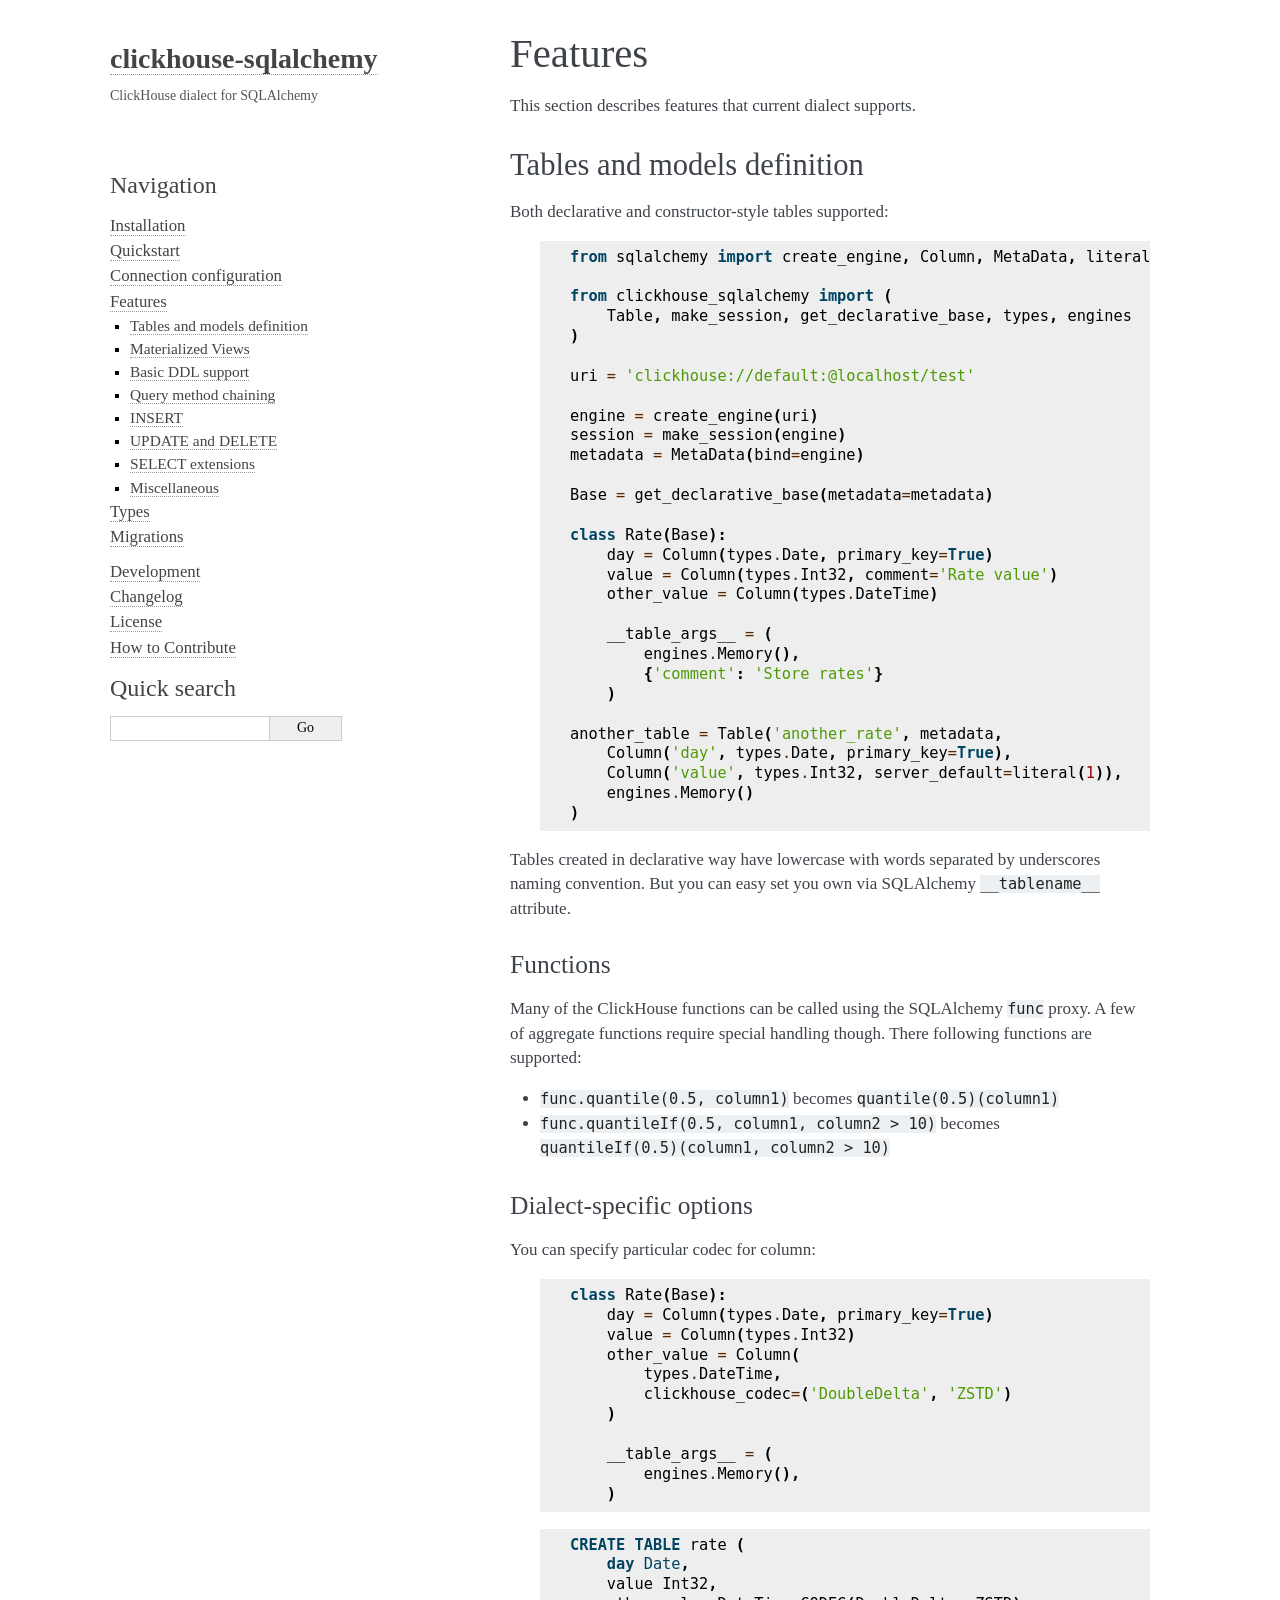
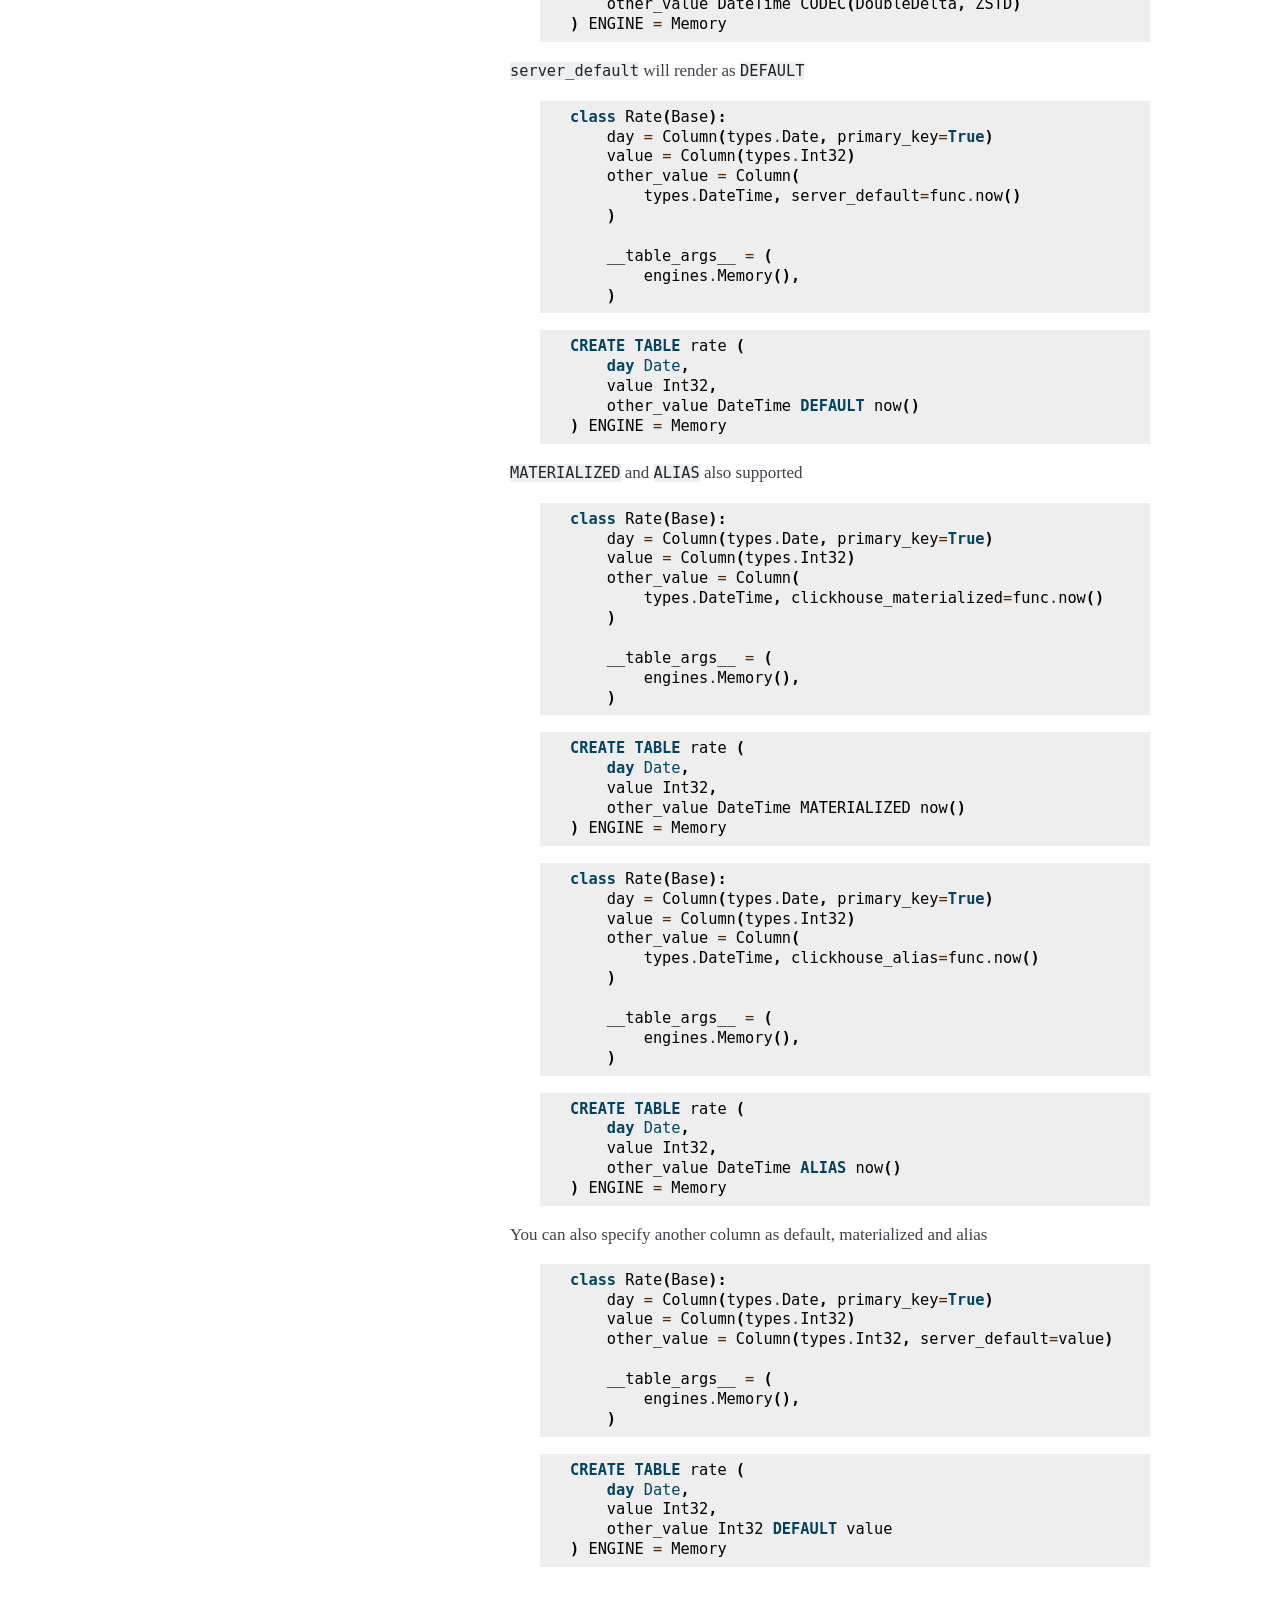
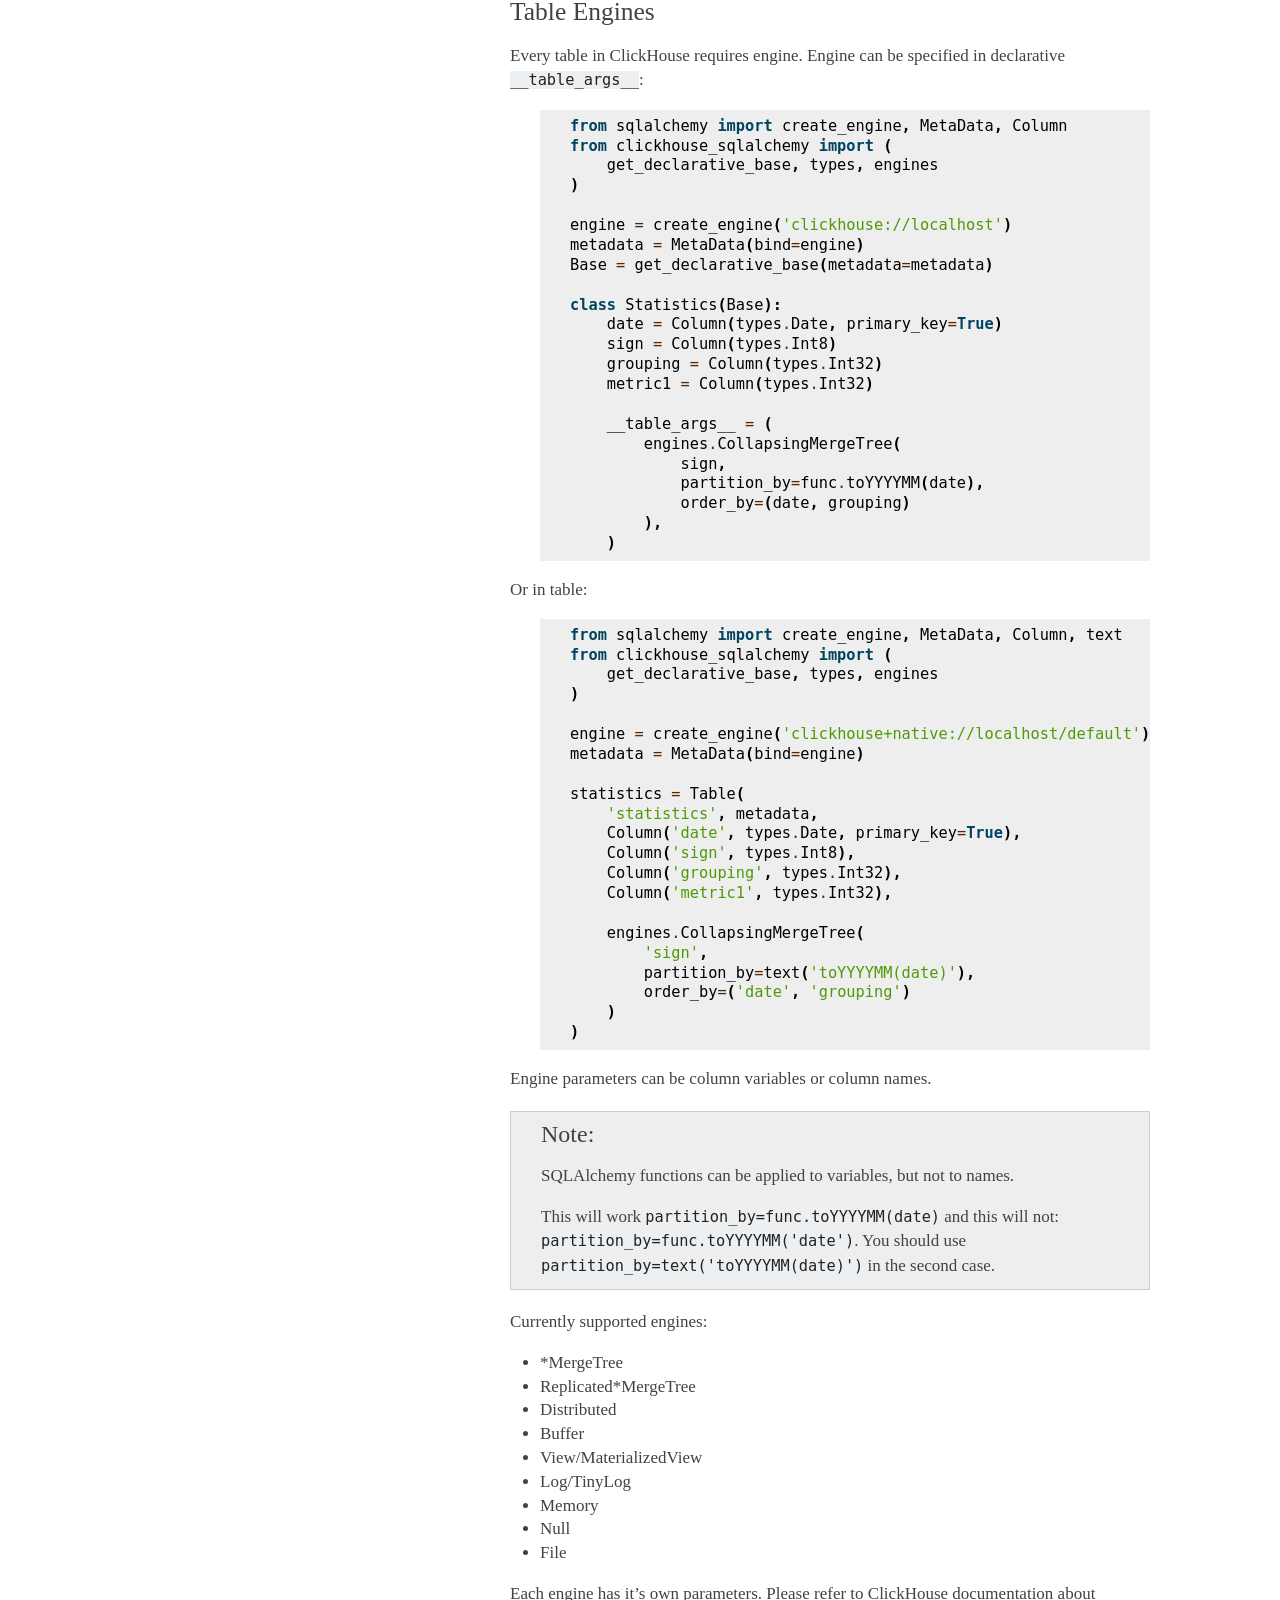
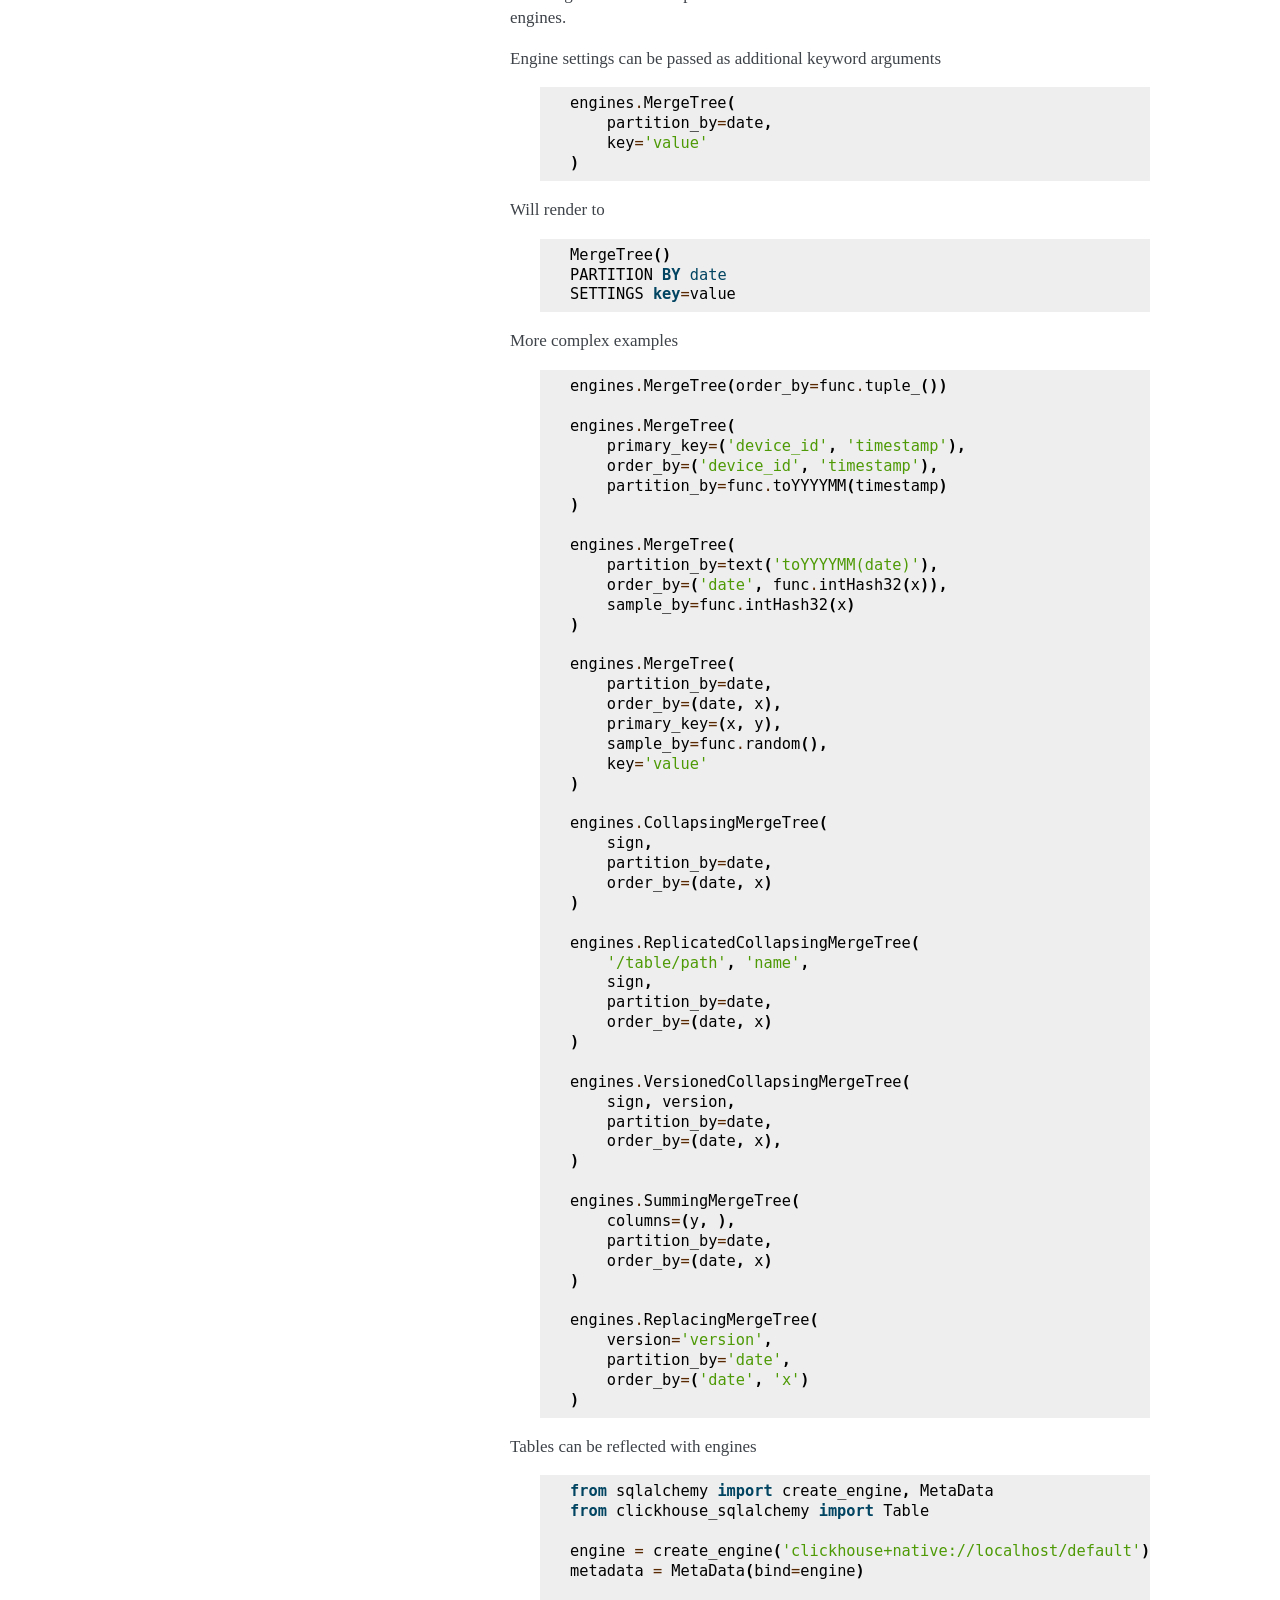
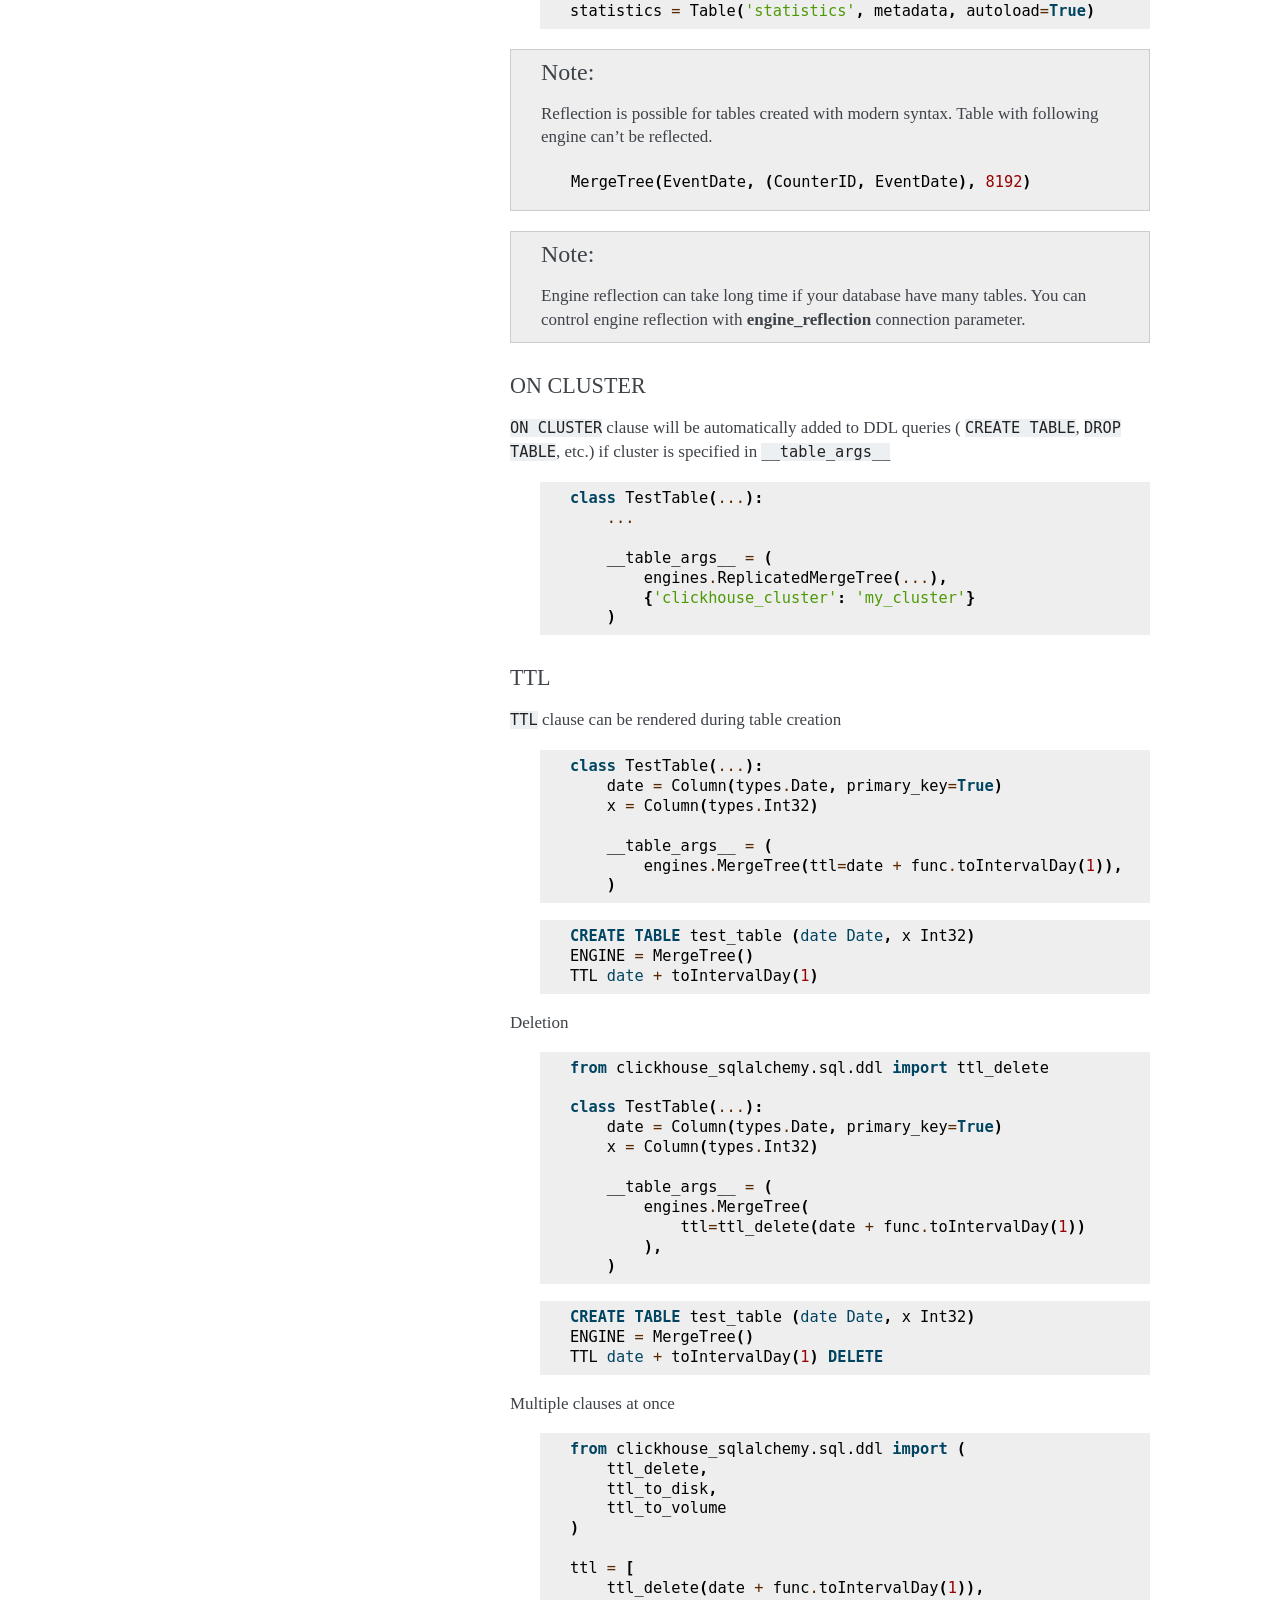
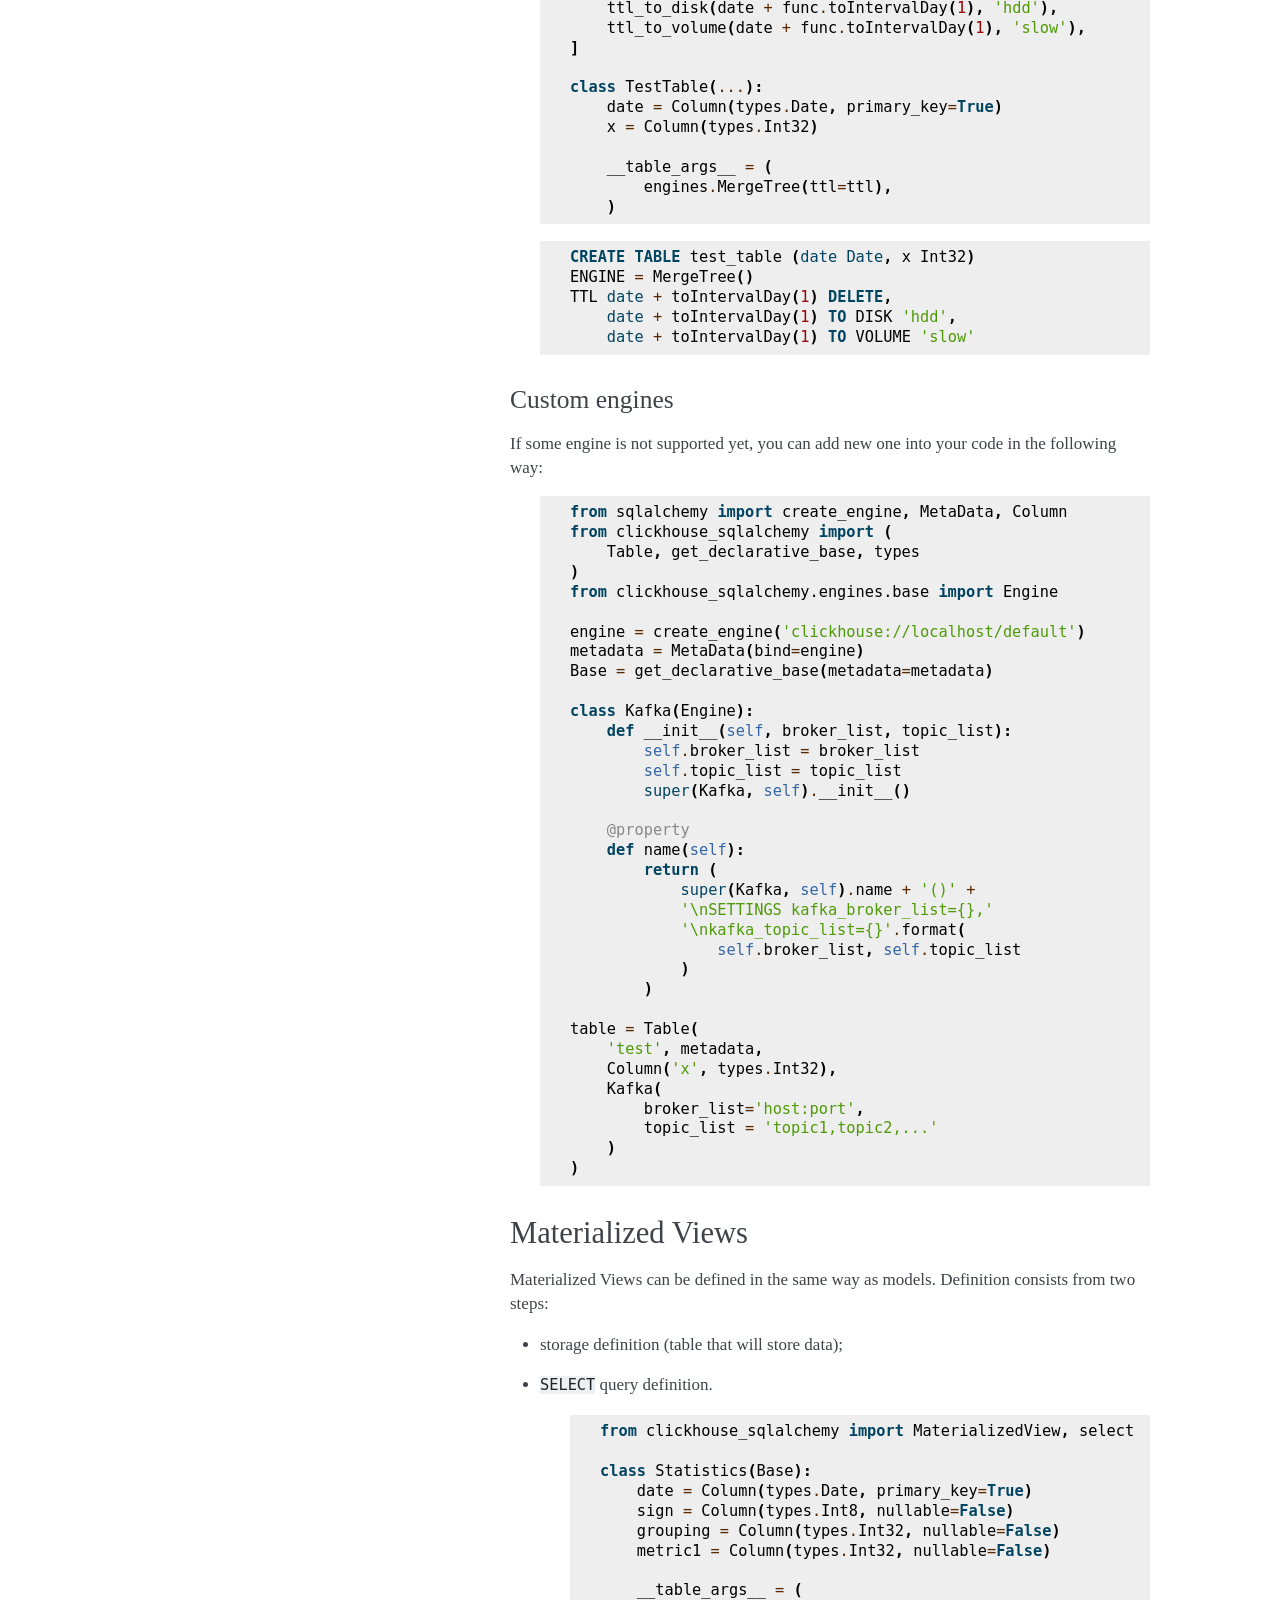
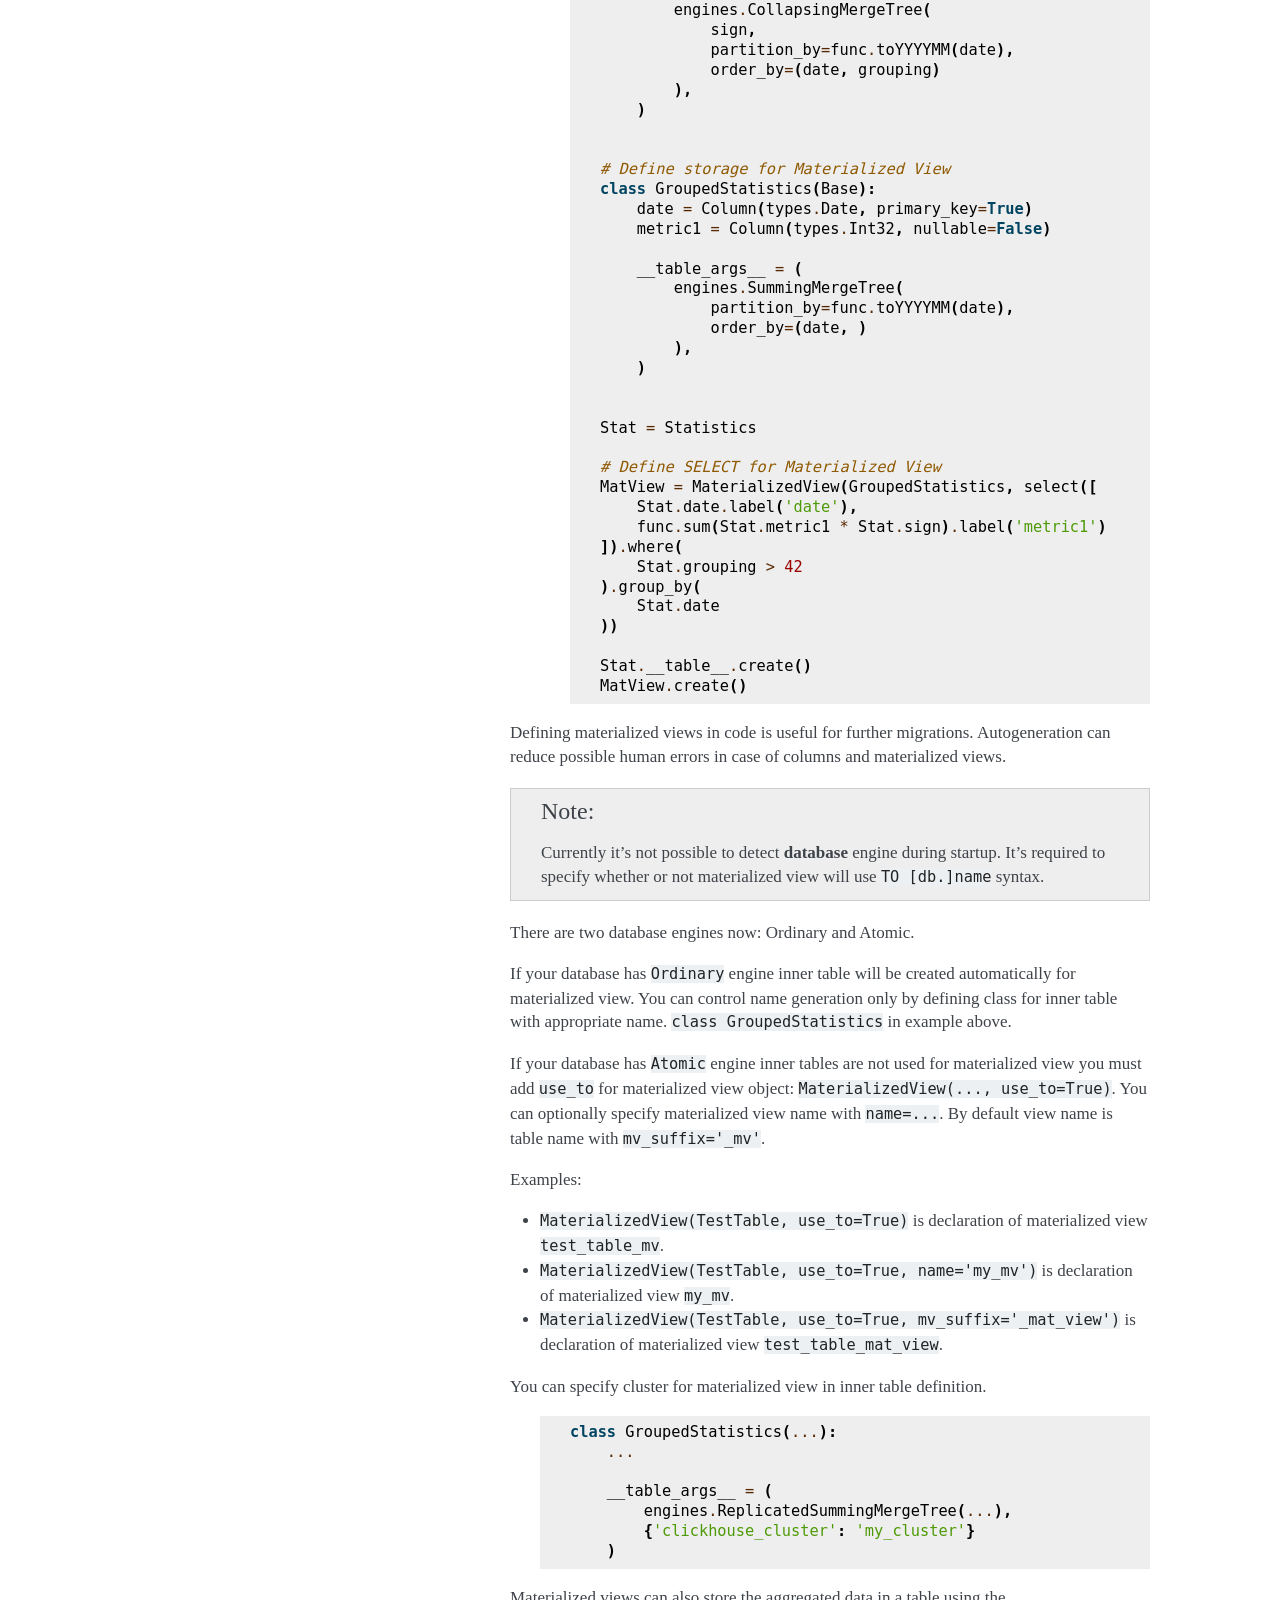
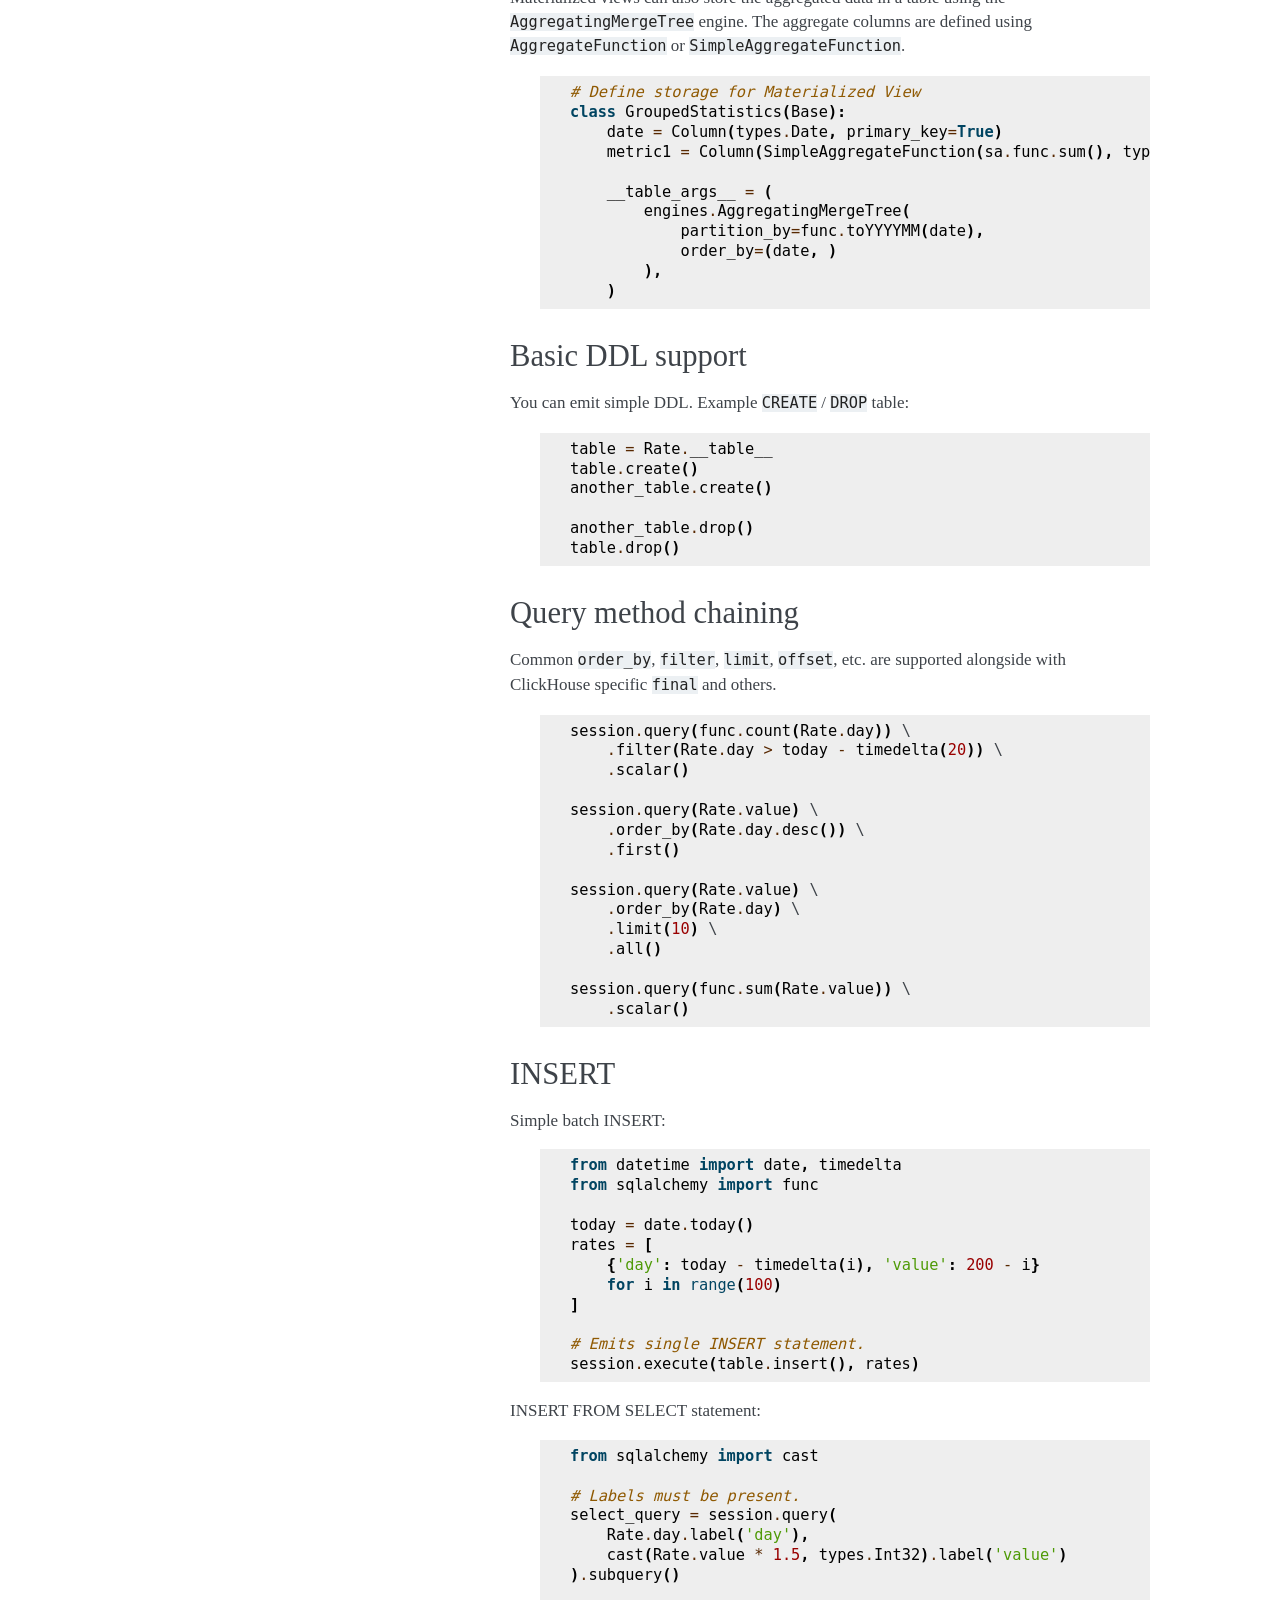
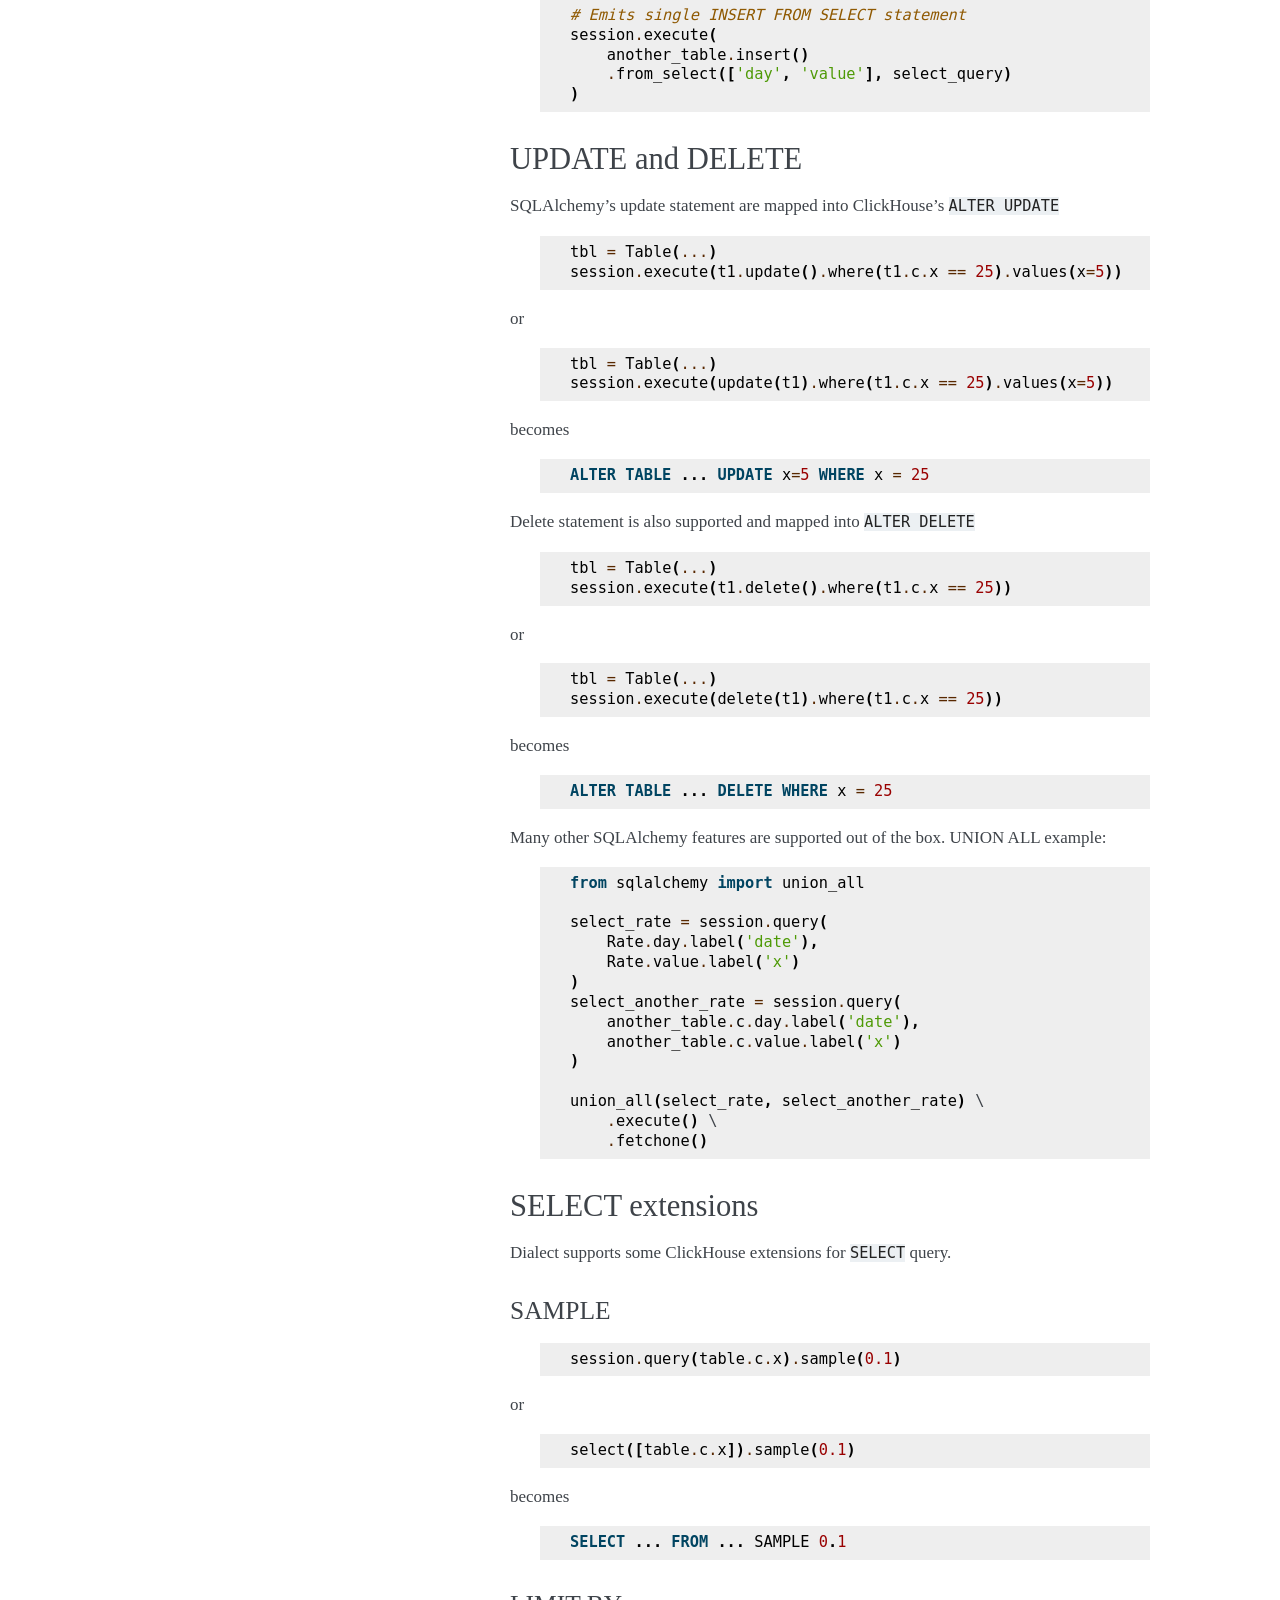
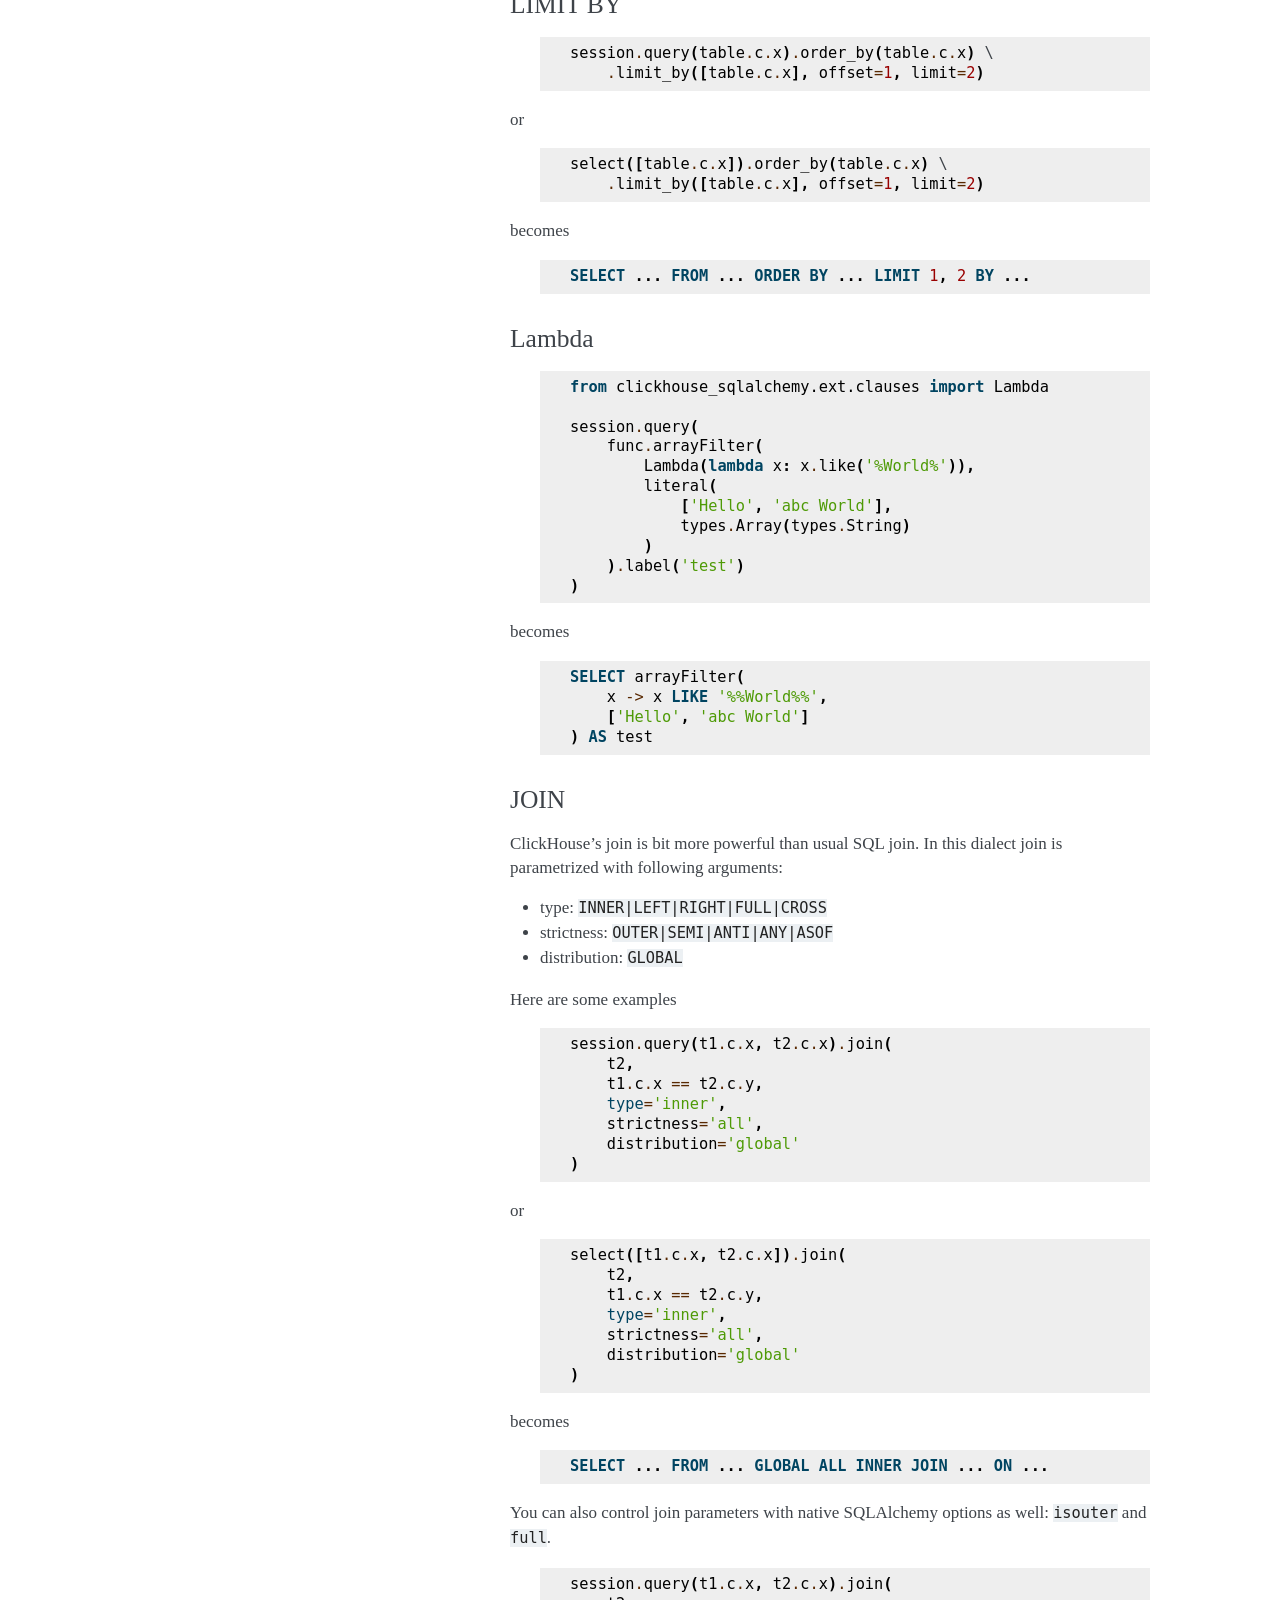
<file: features.html>
<!DOCTYPE html>

<html lang="en" data-content_root="./">
  <head>
    <meta charset="utf-8" />
    <meta name="viewport" content="width=device-width, initial-scale=1.0" /><meta name="viewport" content="width=device-width, initial-scale=1" />

    <title>Features &#8212; clickhouse-sqlalchemy 0.3.2 documentation</title>
    <link rel="stylesheet" type="text/css" href="_static/pygments.css?v=5ecbeea2" />
    <link rel="stylesheet" type="text/css" href="_static/alabaster.css?v=b43b9e83" />
    <link rel="stylesheet" type="text/css" href="_static/css/custom.css?v=030e895d" />
    <script src="_static/documentation_options.js?v=71d9d8e6"></script>
    <script src="_static/doctools.js?v=9a2dae69"></script>
    <script src="_static/sphinx_highlight.js?v=dc90522c"></script>
    <link rel="index" title="Index" href="genindex.html" />
    <link rel="search" title="Search" href="search.html" />
    <link rel="next" title="Types" href="types.html" />
    <link rel="prev" title="Connection configuration" href="connection.html" />
    <link href="_static/css/custom.css" rel="stylesheet" type="text/css">

  </head><body>
  <div class="document">
    
      <div class="sphinxsidebar" role="navigation" aria-label="Main">
        <div class="sphinxsidebarwrapper">
<h1 class="logo"><a href="index.html">clickhouse-sqlalchemy</a></h1>



<p class="blurb">ClickHouse dialect for SQLAlchemy</p>




<p>
<iframe src="https://ghbtns.com/github-btn.html?user=Leechael&repo=clickhouse-sqlalchemy&type=watch&count=true&size=large&v=2"
  allowtransparency="true" frameborder="0" scrolling="0" width="200px" height="35px"></iframe>
</p>





<h3>Navigation</h3>
<ul class="current">
<li class="toctree-l1"><a class="reference internal" href="installation.html">Installation</a></li>
<li class="toctree-l1"><a class="reference internal" href="quickstart.html">Quickstart</a></li>
<li class="toctree-l1"><a class="reference internal" href="connection.html">Connection configuration</a></li>
<li class="toctree-l1 current"><a class="current reference internal" href="#">Features</a><ul>
<li class="toctree-l2"><a class="reference internal" href="#tables-and-models-definition">Tables and models definition</a></li>
<li class="toctree-l2"><a class="reference internal" href="#materialized-views">Materialized Views</a></li>
<li class="toctree-l2"><a class="reference internal" href="#basic-ddl-support">Basic DDL support</a></li>
<li class="toctree-l2"><a class="reference internal" href="#query-method-chaining">Query method chaining</a></li>
<li class="toctree-l2"><a class="reference internal" href="#insert">INSERT</a></li>
<li class="toctree-l2"><a class="reference internal" href="#update-and-delete">UPDATE and DELETE</a></li>
<li class="toctree-l2"><a class="reference internal" href="#select-extensions">SELECT extensions</a></li>
<li class="toctree-l2"><a class="reference internal" href="#miscellaneous">Miscellaneous</a></li>
</ul>
</li>
<li class="toctree-l1"><a class="reference internal" href="types.html">Types</a></li>
<li class="toctree-l1"><a class="reference internal" href="migrations.html">Migrations</a></li>
</ul>
<ul>
<li class="toctree-l1"><a class="reference internal" href="development.html">Development</a></li>
<li class="toctree-l1"><a class="reference internal" href="changelog.html">Changelog</a></li>
<li class="toctree-l1"><a class="reference internal" href="license.html">License</a></li>
<li class="toctree-l1"><a class="reference internal" href="contributing.html">How to Contribute</a></li>
</ul>

<div class="relations">
<h3>Related Topics</h3>
<ul>
  <li><a href="index.html">Documentation overview</a><ul>
      <li>Previous: <a href="connection.html" title="previous chapter">Connection configuration</a></li>
      <li>Next: <a href="types.html" title="next chapter">Types</a></li>
  </ul></li>
</ul>
</div>
<search id="searchbox" style="display: none" role="search">
  <h3 id="searchlabel">Quick search</h3>
    <div class="searchformwrapper">
    <form class="search" action="search.html" method="get">
      <input type="text" name="q" aria-labelledby="searchlabel" autocomplete="off" autocorrect="off" autocapitalize="off" spellcheck="false"/>
      <input type="submit" value="Go" />
    </form>
    </div>
</search>
<script>document.getElementById('searchbox').style.display = "block"</script>








        </div>
      </div>
      <div class="documentwrapper">
        <div class="bodywrapper">
          

          <div class="body" role="main">
            
  <section id="features">
<span id="id1"></span><h1>Features<a class="headerlink" href="#features" title="Link to this heading">¶</a></h1>
<p>This section describes features that current dialect supports.</p>
<section id="tables-and-models-definition">
<h2>Tables and models definition<a class="headerlink" href="#tables-and-models-definition" title="Link to this heading">¶</a></h2>
<p>Both declarative and constructor-style tables supported:</p>
<blockquote>
<div><div class="highlight-python notranslate"><div class="highlight"><pre><span></span><span class="kn">from</span><span class="w"> </span><span class="nn">sqlalchemy</span><span class="w"> </span><span class="kn">import</span> <span class="n">create_engine</span><span class="p">,</span> <span class="n">Column</span><span class="p">,</span> <span class="n">MetaData</span><span class="p">,</span> <span class="n">literal</span>

<span class="kn">from</span><span class="w"> </span><span class="nn">clickhouse_sqlalchemy</span><span class="w"> </span><span class="kn">import</span> <span class="p">(</span>
    <span class="n">Table</span><span class="p">,</span> <span class="n">make_session</span><span class="p">,</span> <span class="n">get_declarative_base</span><span class="p">,</span> <span class="n">types</span><span class="p">,</span> <span class="n">engines</span>
<span class="p">)</span>

<span class="n">uri</span> <span class="o">=</span> <span class="s1">&#39;clickhouse://default:@localhost/test&#39;</span>

<span class="n">engine</span> <span class="o">=</span> <span class="n">create_engine</span><span class="p">(</span><span class="n">uri</span><span class="p">)</span>
<span class="n">session</span> <span class="o">=</span> <span class="n">make_session</span><span class="p">(</span><span class="n">engine</span><span class="p">)</span>
<span class="n">metadata</span> <span class="o">=</span> <span class="n">MetaData</span><span class="p">(</span><span class="n">bind</span><span class="o">=</span><span class="n">engine</span><span class="p">)</span>

<span class="n">Base</span> <span class="o">=</span> <span class="n">get_declarative_base</span><span class="p">(</span><span class="n">metadata</span><span class="o">=</span><span class="n">metadata</span><span class="p">)</span>

<span class="k">class</span><span class="w"> </span><span class="nc">Rate</span><span class="p">(</span><span class="n">Base</span><span class="p">):</span>
    <span class="n">day</span> <span class="o">=</span> <span class="n">Column</span><span class="p">(</span><span class="n">types</span><span class="o">.</span><span class="n">Date</span><span class="p">,</span> <span class="n">primary_key</span><span class="o">=</span><span class="kc">True</span><span class="p">)</span>
    <span class="n">value</span> <span class="o">=</span> <span class="n">Column</span><span class="p">(</span><span class="n">types</span><span class="o">.</span><span class="n">Int32</span><span class="p">,</span> <span class="n">comment</span><span class="o">=</span><span class="s1">&#39;Rate value&#39;</span><span class="p">)</span>
    <span class="n">other_value</span> <span class="o">=</span> <span class="n">Column</span><span class="p">(</span><span class="n">types</span><span class="o">.</span><span class="n">DateTime</span><span class="p">)</span>

    <span class="n">__table_args__</span> <span class="o">=</span> <span class="p">(</span>
        <span class="n">engines</span><span class="o">.</span><span class="n">Memory</span><span class="p">(),</span>
        <span class="p">{</span><span class="s1">&#39;comment&#39;</span><span class="p">:</span> <span class="s1">&#39;Store rates&#39;</span><span class="p">}</span>
    <span class="p">)</span>

<span class="n">another_table</span> <span class="o">=</span> <span class="n">Table</span><span class="p">(</span><span class="s1">&#39;another_rate&#39;</span><span class="p">,</span> <span class="n">metadata</span><span class="p">,</span>
    <span class="n">Column</span><span class="p">(</span><span class="s1">&#39;day&#39;</span><span class="p">,</span> <span class="n">types</span><span class="o">.</span><span class="n">Date</span><span class="p">,</span> <span class="n">primary_key</span><span class="o">=</span><span class="kc">True</span><span class="p">),</span>
    <span class="n">Column</span><span class="p">(</span><span class="s1">&#39;value&#39;</span><span class="p">,</span> <span class="n">types</span><span class="o">.</span><span class="n">Int32</span><span class="p">,</span> <span class="n">server_default</span><span class="o">=</span><span class="n">literal</span><span class="p">(</span><span class="mi">1</span><span class="p">)),</span>
    <span class="n">engines</span><span class="o">.</span><span class="n">Memory</span><span class="p">()</span>
<span class="p">)</span>
</pre></div>
</div>
</div></blockquote>
<p>Tables created in declarative way have lowercase with words separated by
underscores naming convention. But you can easy set you own via SQLAlchemy
<code class="docutils literal notranslate"><span class="pre">__tablename__</span></code> attribute.</p>
<section id="functions">
<h3>Functions<a class="headerlink" href="#functions" title="Link to this heading">¶</a></h3>
<p>Many of the ClickHouse functions can be called using the SQLAlchemy <code class="docutils literal notranslate"><span class="pre">func</span></code>
proxy. A few of aggregate functions require special handling though. There
following functions are supported:</p>
<ul class="simple">
<li><p><code class="docutils literal notranslate"><span class="pre">func.quantile(0.5,</span> <span class="pre">column1)</span></code> becomes <code class="docutils literal notranslate"><span class="pre">quantile(0.5)(column1)</span></code></p></li>
<li><p><code class="docutils literal notranslate"><span class="pre">func.quantileIf(0.5,</span> <span class="pre">column1,</span> <span class="pre">column2</span> <span class="pre">&gt;</span> <span class="pre">10)</span></code> becomes <code class="docutils literal notranslate"><span class="pre">quantileIf(0.5)(column1,</span> <span class="pre">column2</span> <span class="pre">&gt;</span> <span class="pre">10)</span></code></p></li>
</ul>
</section>
<section id="dialect-specific-options">
<h3>Dialect-specific options<a class="headerlink" href="#dialect-specific-options" title="Link to this heading">¶</a></h3>
<p>You can specify particular codec for column:</p>
<blockquote>
<div><div class="highlight-python notranslate"><div class="highlight"><pre><span></span><span class="k">class</span><span class="w"> </span><span class="nc">Rate</span><span class="p">(</span><span class="n">Base</span><span class="p">):</span>
    <span class="n">day</span> <span class="o">=</span> <span class="n">Column</span><span class="p">(</span><span class="n">types</span><span class="o">.</span><span class="n">Date</span><span class="p">,</span> <span class="n">primary_key</span><span class="o">=</span><span class="kc">True</span><span class="p">)</span>
    <span class="n">value</span> <span class="o">=</span> <span class="n">Column</span><span class="p">(</span><span class="n">types</span><span class="o">.</span><span class="n">Int32</span><span class="p">)</span>
    <span class="n">other_value</span> <span class="o">=</span> <span class="n">Column</span><span class="p">(</span>
        <span class="n">types</span><span class="o">.</span><span class="n">DateTime</span><span class="p">,</span>
        <span class="n">clickhouse_codec</span><span class="o">=</span><span class="p">(</span><span class="s1">&#39;DoubleDelta&#39;</span><span class="p">,</span> <span class="s1">&#39;ZSTD&#39;</span><span class="p">)</span>
    <span class="p">)</span>

    <span class="n">__table_args__</span> <span class="o">=</span> <span class="p">(</span>
        <span class="n">engines</span><span class="o">.</span><span class="n">Memory</span><span class="p">(),</span>
    <span class="p">)</span>
</pre></div>
</div>
<div class="highlight-sql notranslate"><div class="highlight"><pre><span></span><span class="k">CREATE</span><span class="w"> </span><span class="k">TABLE</span><span class="w"> </span><span class="n">rate</span><span class="w"> </span><span class="p">(</span>
<span class="w">    </span><span class="k">day</span><span class="w"> </span><span class="nb">Date</span><span class="p">,</span>
<span class="w">    </span><span class="n">value</span><span class="w"> </span><span class="n">Int32</span><span class="p">,</span>
<span class="w">    </span><span class="n">other_value</span><span class="w"> </span><span class="n">DateTime</span><span class="w"> </span><span class="n">CODEC</span><span class="p">(</span><span class="n">DoubleDelta</span><span class="p">,</span><span class="w"> </span><span class="n">ZSTD</span><span class="p">)</span>
<span class="p">)</span><span class="w"> </span><span class="n">ENGINE</span><span class="w"> </span><span class="o">=</span><span class="w"> </span><span class="n">Memory</span>
</pre></div>
</div>
</div></blockquote>
<p><code class="docutils literal notranslate"><span class="pre">server_default</span></code> will render as <code class="docutils literal notranslate"><span class="pre">DEFAULT</span></code></p>
<blockquote>
<div><div class="highlight-python notranslate"><div class="highlight"><pre><span></span><span class="k">class</span><span class="w"> </span><span class="nc">Rate</span><span class="p">(</span><span class="n">Base</span><span class="p">):</span>
    <span class="n">day</span> <span class="o">=</span> <span class="n">Column</span><span class="p">(</span><span class="n">types</span><span class="o">.</span><span class="n">Date</span><span class="p">,</span> <span class="n">primary_key</span><span class="o">=</span><span class="kc">True</span><span class="p">)</span>
    <span class="n">value</span> <span class="o">=</span> <span class="n">Column</span><span class="p">(</span><span class="n">types</span><span class="o">.</span><span class="n">Int32</span><span class="p">)</span>
    <span class="n">other_value</span> <span class="o">=</span> <span class="n">Column</span><span class="p">(</span>
        <span class="n">types</span><span class="o">.</span><span class="n">DateTime</span><span class="p">,</span> <span class="n">server_default</span><span class="o">=</span><span class="n">func</span><span class="o">.</span><span class="n">now</span><span class="p">()</span>
    <span class="p">)</span>

    <span class="n">__table_args__</span> <span class="o">=</span> <span class="p">(</span>
        <span class="n">engines</span><span class="o">.</span><span class="n">Memory</span><span class="p">(),</span>
    <span class="p">)</span>
</pre></div>
</div>
<div class="highlight-sql notranslate"><div class="highlight"><pre><span></span><span class="k">CREATE</span><span class="w"> </span><span class="k">TABLE</span><span class="w"> </span><span class="n">rate</span><span class="w"> </span><span class="p">(</span>
<span class="w">    </span><span class="k">day</span><span class="w"> </span><span class="nb">Date</span><span class="p">,</span>
<span class="w">    </span><span class="n">value</span><span class="w"> </span><span class="n">Int32</span><span class="p">,</span>
<span class="w">    </span><span class="n">other_value</span><span class="w"> </span><span class="n">DateTime</span><span class="w"> </span><span class="k">DEFAULT</span><span class="w"> </span><span class="n">now</span><span class="p">()</span>
<span class="p">)</span><span class="w"> </span><span class="n">ENGINE</span><span class="w"> </span><span class="o">=</span><span class="w"> </span><span class="n">Memory</span>
</pre></div>
</div>
</div></blockquote>
<p><code class="docutils literal notranslate"><span class="pre">MATERIALIZED</span></code> and <code class="docutils literal notranslate"><span class="pre">ALIAS</span></code> also supported</p>
<blockquote>
<div><div class="highlight-python notranslate"><div class="highlight"><pre><span></span><span class="k">class</span><span class="w"> </span><span class="nc">Rate</span><span class="p">(</span><span class="n">Base</span><span class="p">):</span>
    <span class="n">day</span> <span class="o">=</span> <span class="n">Column</span><span class="p">(</span><span class="n">types</span><span class="o">.</span><span class="n">Date</span><span class="p">,</span> <span class="n">primary_key</span><span class="o">=</span><span class="kc">True</span><span class="p">)</span>
    <span class="n">value</span> <span class="o">=</span> <span class="n">Column</span><span class="p">(</span><span class="n">types</span><span class="o">.</span><span class="n">Int32</span><span class="p">)</span>
    <span class="n">other_value</span> <span class="o">=</span> <span class="n">Column</span><span class="p">(</span>
        <span class="n">types</span><span class="o">.</span><span class="n">DateTime</span><span class="p">,</span> <span class="n">clickhouse_materialized</span><span class="o">=</span><span class="n">func</span><span class="o">.</span><span class="n">now</span><span class="p">()</span>
    <span class="p">)</span>

    <span class="n">__table_args__</span> <span class="o">=</span> <span class="p">(</span>
        <span class="n">engines</span><span class="o">.</span><span class="n">Memory</span><span class="p">(),</span>
    <span class="p">)</span>
</pre></div>
</div>
<div class="highlight-sql notranslate"><div class="highlight"><pre><span></span><span class="k">CREATE</span><span class="w"> </span><span class="k">TABLE</span><span class="w"> </span><span class="n">rate</span><span class="w"> </span><span class="p">(</span>
<span class="w">    </span><span class="k">day</span><span class="w"> </span><span class="nb">Date</span><span class="p">,</span>
<span class="w">    </span><span class="n">value</span><span class="w"> </span><span class="n">Int32</span><span class="p">,</span>
<span class="w">    </span><span class="n">other_value</span><span class="w"> </span><span class="n">DateTime</span><span class="w"> </span><span class="n">MATERIALIZED</span><span class="w"> </span><span class="n">now</span><span class="p">()</span>
<span class="p">)</span><span class="w"> </span><span class="n">ENGINE</span><span class="w"> </span><span class="o">=</span><span class="w"> </span><span class="n">Memory</span>
</pre></div>
</div>
<div class="highlight-python notranslate"><div class="highlight"><pre><span></span><span class="k">class</span><span class="w"> </span><span class="nc">Rate</span><span class="p">(</span><span class="n">Base</span><span class="p">):</span>
    <span class="n">day</span> <span class="o">=</span> <span class="n">Column</span><span class="p">(</span><span class="n">types</span><span class="o">.</span><span class="n">Date</span><span class="p">,</span> <span class="n">primary_key</span><span class="o">=</span><span class="kc">True</span><span class="p">)</span>
    <span class="n">value</span> <span class="o">=</span> <span class="n">Column</span><span class="p">(</span><span class="n">types</span><span class="o">.</span><span class="n">Int32</span><span class="p">)</span>
    <span class="n">other_value</span> <span class="o">=</span> <span class="n">Column</span><span class="p">(</span>
        <span class="n">types</span><span class="o">.</span><span class="n">DateTime</span><span class="p">,</span> <span class="n">clickhouse_alias</span><span class="o">=</span><span class="n">func</span><span class="o">.</span><span class="n">now</span><span class="p">()</span>
    <span class="p">)</span>

    <span class="n">__table_args__</span> <span class="o">=</span> <span class="p">(</span>
        <span class="n">engines</span><span class="o">.</span><span class="n">Memory</span><span class="p">(),</span>
    <span class="p">)</span>
</pre></div>
</div>
<div class="highlight-sql notranslate"><div class="highlight"><pre><span></span><span class="k">CREATE</span><span class="w"> </span><span class="k">TABLE</span><span class="w"> </span><span class="n">rate</span><span class="w"> </span><span class="p">(</span>
<span class="w">    </span><span class="k">day</span><span class="w"> </span><span class="nb">Date</span><span class="p">,</span>
<span class="w">    </span><span class="n">value</span><span class="w"> </span><span class="n">Int32</span><span class="p">,</span>
<span class="w">    </span><span class="n">other_value</span><span class="w"> </span><span class="n">DateTime</span><span class="w"> </span><span class="k">ALIAS</span><span class="w"> </span><span class="n">now</span><span class="p">()</span>
<span class="p">)</span><span class="w"> </span><span class="n">ENGINE</span><span class="w"> </span><span class="o">=</span><span class="w"> </span><span class="n">Memory</span>
</pre></div>
</div>
</div></blockquote>
<p>You can also specify another column as default, materialized and alias</p>
<blockquote>
<div><div class="highlight-python notranslate"><div class="highlight"><pre><span></span><span class="k">class</span><span class="w"> </span><span class="nc">Rate</span><span class="p">(</span><span class="n">Base</span><span class="p">):</span>
    <span class="n">day</span> <span class="o">=</span> <span class="n">Column</span><span class="p">(</span><span class="n">types</span><span class="o">.</span><span class="n">Date</span><span class="p">,</span> <span class="n">primary_key</span><span class="o">=</span><span class="kc">True</span><span class="p">)</span>
    <span class="n">value</span> <span class="o">=</span> <span class="n">Column</span><span class="p">(</span><span class="n">types</span><span class="o">.</span><span class="n">Int32</span><span class="p">)</span>
    <span class="n">other_value</span> <span class="o">=</span> <span class="n">Column</span><span class="p">(</span><span class="n">types</span><span class="o">.</span><span class="n">Int32</span><span class="p">,</span> <span class="n">server_default</span><span class="o">=</span><span class="n">value</span><span class="p">)</span>

    <span class="n">__table_args__</span> <span class="o">=</span> <span class="p">(</span>
        <span class="n">engines</span><span class="o">.</span><span class="n">Memory</span><span class="p">(),</span>
    <span class="p">)</span>
</pre></div>
</div>
<div class="highlight-sql notranslate"><div class="highlight"><pre><span></span><span class="k">CREATE</span><span class="w"> </span><span class="k">TABLE</span><span class="w"> </span><span class="n">rate</span><span class="w"> </span><span class="p">(</span>
<span class="w">    </span><span class="k">day</span><span class="w"> </span><span class="nb">Date</span><span class="p">,</span>
<span class="w">    </span><span class="n">value</span><span class="w"> </span><span class="n">Int32</span><span class="p">,</span>
<span class="w">    </span><span class="n">other_value</span><span class="w"> </span><span class="n">Int32</span><span class="w"> </span><span class="k">DEFAULT</span><span class="w"> </span><span class="n">value</span>
<span class="p">)</span><span class="w"> </span><span class="n">ENGINE</span><span class="w"> </span><span class="o">=</span><span class="w"> </span><span class="n">Memory</span>
</pre></div>
</div>
</div></blockquote>
</section>
<section id="table-engines">
<h3>Table Engines<a class="headerlink" href="#table-engines" title="Link to this heading">¶</a></h3>
<p>Every table in ClickHouse requires engine. Engine can be specified in
declarative <code class="docutils literal notranslate"><span class="pre">__table_args__</span></code>:</p>
<blockquote>
<div><div class="highlight-python notranslate"><div class="highlight"><pre><span></span><span class="kn">from</span><span class="w"> </span><span class="nn">sqlalchemy</span><span class="w"> </span><span class="kn">import</span> <span class="n">create_engine</span><span class="p">,</span> <span class="n">MetaData</span><span class="p">,</span> <span class="n">Column</span>
<span class="kn">from</span><span class="w"> </span><span class="nn">clickhouse_sqlalchemy</span><span class="w"> </span><span class="kn">import</span> <span class="p">(</span>
    <span class="n">get_declarative_base</span><span class="p">,</span> <span class="n">types</span><span class="p">,</span> <span class="n">engines</span>
<span class="p">)</span>

<span class="n">engine</span> <span class="o">=</span> <span class="n">create_engine</span><span class="p">(</span><span class="s1">&#39;clickhouse://localhost&#39;</span><span class="p">)</span>
<span class="n">metadata</span> <span class="o">=</span> <span class="n">MetaData</span><span class="p">(</span><span class="n">bind</span><span class="o">=</span><span class="n">engine</span><span class="p">)</span>
<span class="n">Base</span> <span class="o">=</span> <span class="n">get_declarative_base</span><span class="p">(</span><span class="n">metadata</span><span class="o">=</span><span class="n">metadata</span><span class="p">)</span>

<span class="k">class</span><span class="w"> </span><span class="nc">Statistics</span><span class="p">(</span><span class="n">Base</span><span class="p">):</span>
    <span class="n">date</span> <span class="o">=</span> <span class="n">Column</span><span class="p">(</span><span class="n">types</span><span class="o">.</span><span class="n">Date</span><span class="p">,</span> <span class="n">primary_key</span><span class="o">=</span><span class="kc">True</span><span class="p">)</span>
    <span class="n">sign</span> <span class="o">=</span> <span class="n">Column</span><span class="p">(</span><span class="n">types</span><span class="o">.</span><span class="n">Int8</span><span class="p">)</span>
    <span class="n">grouping</span> <span class="o">=</span> <span class="n">Column</span><span class="p">(</span><span class="n">types</span><span class="o">.</span><span class="n">Int32</span><span class="p">)</span>
    <span class="n">metric1</span> <span class="o">=</span> <span class="n">Column</span><span class="p">(</span><span class="n">types</span><span class="o">.</span><span class="n">Int32</span><span class="p">)</span>

    <span class="n">__table_args__</span> <span class="o">=</span> <span class="p">(</span>
        <span class="n">engines</span><span class="o">.</span><span class="n">CollapsingMergeTree</span><span class="p">(</span>
            <span class="n">sign</span><span class="p">,</span>
            <span class="n">partition_by</span><span class="o">=</span><span class="n">func</span><span class="o">.</span><span class="n">toYYYYMM</span><span class="p">(</span><span class="n">date</span><span class="p">),</span>
            <span class="n">order_by</span><span class="o">=</span><span class="p">(</span><span class="n">date</span><span class="p">,</span> <span class="n">grouping</span><span class="p">)</span>
        <span class="p">),</span>
    <span class="p">)</span>
</pre></div>
</div>
</div></blockquote>
<p>Or in table:</p>
<blockquote>
<div><div class="highlight-python notranslate"><div class="highlight"><pre><span></span><span class="kn">from</span><span class="w"> </span><span class="nn">sqlalchemy</span><span class="w"> </span><span class="kn">import</span> <span class="n">create_engine</span><span class="p">,</span> <span class="n">MetaData</span><span class="p">,</span> <span class="n">Column</span><span class="p">,</span> <span class="n">text</span>
<span class="kn">from</span><span class="w"> </span><span class="nn">clickhouse_sqlalchemy</span><span class="w"> </span><span class="kn">import</span> <span class="p">(</span>
    <span class="n">get_declarative_base</span><span class="p">,</span> <span class="n">types</span><span class="p">,</span> <span class="n">engines</span>
<span class="p">)</span>

<span class="n">engine</span> <span class="o">=</span> <span class="n">create_engine</span><span class="p">(</span><span class="s1">&#39;clickhouse+native://localhost/default&#39;</span><span class="p">)</span>
<span class="n">metadata</span> <span class="o">=</span> <span class="n">MetaData</span><span class="p">(</span><span class="n">bind</span><span class="o">=</span><span class="n">engine</span><span class="p">)</span>

<span class="n">statistics</span> <span class="o">=</span> <span class="n">Table</span><span class="p">(</span>
    <span class="s1">&#39;statistics&#39;</span><span class="p">,</span> <span class="n">metadata</span><span class="p">,</span>
    <span class="n">Column</span><span class="p">(</span><span class="s1">&#39;date&#39;</span><span class="p">,</span> <span class="n">types</span><span class="o">.</span><span class="n">Date</span><span class="p">,</span> <span class="n">primary_key</span><span class="o">=</span><span class="kc">True</span><span class="p">),</span>
    <span class="n">Column</span><span class="p">(</span><span class="s1">&#39;sign&#39;</span><span class="p">,</span> <span class="n">types</span><span class="o">.</span><span class="n">Int8</span><span class="p">),</span>
    <span class="n">Column</span><span class="p">(</span><span class="s1">&#39;grouping&#39;</span><span class="p">,</span> <span class="n">types</span><span class="o">.</span><span class="n">Int32</span><span class="p">),</span>
    <span class="n">Column</span><span class="p">(</span><span class="s1">&#39;metric1&#39;</span><span class="p">,</span> <span class="n">types</span><span class="o">.</span><span class="n">Int32</span><span class="p">),</span>

    <span class="n">engines</span><span class="o">.</span><span class="n">CollapsingMergeTree</span><span class="p">(</span>
        <span class="s1">&#39;sign&#39;</span><span class="p">,</span>
        <span class="n">partition_by</span><span class="o">=</span><span class="n">text</span><span class="p">(</span><span class="s1">&#39;toYYYYMM(date)&#39;</span><span class="p">),</span>
        <span class="n">order_by</span><span class="o">=</span><span class="p">(</span><span class="s1">&#39;date&#39;</span><span class="p">,</span> <span class="s1">&#39;grouping&#39;</span><span class="p">)</span>
    <span class="p">)</span>
<span class="p">)</span>
</pre></div>
</div>
</div></blockquote>
<p>Engine parameters can be column variables or column names.</p>
<div class="admonition note">
<p class="admonition-title">Note</p>
<p>SQLAlchemy functions can be applied to variables, but not to names.</p>
<p>This will work <code class="docutils literal notranslate"><span class="pre">partition_by=func.toYYYYMM(date)</span></code> and this will not:
<code class="docutils literal notranslate"><span class="pre">partition_by=func.toYYYYMM('date')</span></code>. You should use
<code class="docutils literal notranslate"><span class="pre">partition_by=text('toYYYYMM(date)')</span></code> in the second case.</p>
</div>
<p>Currently supported engines:</p>
<ul class="simple">
<li><p>*MergeTree</p></li>
<li><p>Replicated*MergeTree</p></li>
<li><p>Distributed</p></li>
<li><p>Buffer</p></li>
<li><p>View/MaterializedView</p></li>
<li><p>Log/TinyLog</p></li>
<li><p>Memory</p></li>
<li><p>Null</p></li>
<li><p>File</p></li>
</ul>
<p>Each engine has it’s own parameters. Please refer to ClickHouse documentation
about engines.</p>
<p>Engine settings can be passed as additional keyword arguments</p>
<blockquote>
<div><div class="highlight-python notranslate"><div class="highlight"><pre><span></span><span class="n">engines</span><span class="o">.</span><span class="n">MergeTree</span><span class="p">(</span>
    <span class="n">partition_by</span><span class="o">=</span><span class="n">date</span><span class="p">,</span>
    <span class="n">key</span><span class="o">=</span><span class="s1">&#39;value&#39;</span>
<span class="p">)</span>
</pre></div>
</div>
</div></blockquote>
<p>Will render to</p>
<blockquote>
<div><div class="highlight-sql notranslate"><div class="highlight"><pre><span></span><span class="n">MergeTree</span><span class="p">()</span>
<span class="n">PARTITION</span><span class="w"> </span><span class="k">BY</span><span class="w"> </span><span class="nb">date</span>
<span class="n">SETTINGS</span><span class="w"> </span><span class="k">key</span><span class="o">=</span><span class="n">value</span>
</pre></div>
</div>
</div></blockquote>
<p>More complex examples</p>
<blockquote>
<div><div class="highlight-python notranslate"><div class="highlight"><pre><span></span><span class="n">engines</span><span class="o">.</span><span class="n">MergeTree</span><span class="p">(</span><span class="n">order_by</span><span class="o">=</span><span class="n">func</span><span class="o">.</span><span class="n">tuple_</span><span class="p">())</span>

<span class="n">engines</span><span class="o">.</span><span class="n">MergeTree</span><span class="p">(</span>
    <span class="n">primary_key</span><span class="o">=</span><span class="p">(</span><span class="s1">&#39;device_id&#39;</span><span class="p">,</span> <span class="s1">&#39;timestamp&#39;</span><span class="p">),</span>
    <span class="n">order_by</span><span class="o">=</span><span class="p">(</span><span class="s1">&#39;device_id&#39;</span><span class="p">,</span> <span class="s1">&#39;timestamp&#39;</span><span class="p">),</span>
    <span class="n">partition_by</span><span class="o">=</span><span class="n">func</span><span class="o">.</span><span class="n">toYYYYMM</span><span class="p">(</span><span class="n">timestamp</span><span class="p">)</span>
<span class="p">)</span>

<span class="n">engines</span><span class="o">.</span><span class="n">MergeTree</span><span class="p">(</span>
    <span class="n">partition_by</span><span class="o">=</span><span class="n">text</span><span class="p">(</span><span class="s1">&#39;toYYYYMM(date)&#39;</span><span class="p">),</span>
    <span class="n">order_by</span><span class="o">=</span><span class="p">(</span><span class="s1">&#39;date&#39;</span><span class="p">,</span> <span class="n">func</span><span class="o">.</span><span class="n">intHash32</span><span class="p">(</span><span class="n">x</span><span class="p">)),</span>
    <span class="n">sample_by</span><span class="o">=</span><span class="n">func</span><span class="o">.</span><span class="n">intHash32</span><span class="p">(</span><span class="n">x</span><span class="p">)</span>
<span class="p">)</span>

<span class="n">engines</span><span class="o">.</span><span class="n">MergeTree</span><span class="p">(</span>
    <span class="n">partition_by</span><span class="o">=</span><span class="n">date</span><span class="p">,</span>
    <span class="n">order_by</span><span class="o">=</span><span class="p">(</span><span class="n">date</span><span class="p">,</span> <span class="n">x</span><span class="p">),</span>
    <span class="n">primary_key</span><span class="o">=</span><span class="p">(</span><span class="n">x</span><span class="p">,</span> <span class="n">y</span><span class="p">),</span>
    <span class="n">sample_by</span><span class="o">=</span><span class="n">func</span><span class="o">.</span><span class="n">random</span><span class="p">(),</span>
    <span class="n">key</span><span class="o">=</span><span class="s1">&#39;value&#39;</span>
<span class="p">)</span>

<span class="n">engines</span><span class="o">.</span><span class="n">CollapsingMergeTree</span><span class="p">(</span>
    <span class="n">sign</span><span class="p">,</span>
    <span class="n">partition_by</span><span class="o">=</span><span class="n">date</span><span class="p">,</span>
    <span class="n">order_by</span><span class="o">=</span><span class="p">(</span><span class="n">date</span><span class="p">,</span> <span class="n">x</span><span class="p">)</span>
<span class="p">)</span>

<span class="n">engines</span><span class="o">.</span><span class="n">ReplicatedCollapsingMergeTree</span><span class="p">(</span>
    <span class="s1">&#39;/table/path&#39;</span><span class="p">,</span> <span class="s1">&#39;name&#39;</span><span class="p">,</span>
    <span class="n">sign</span><span class="p">,</span>
    <span class="n">partition_by</span><span class="o">=</span><span class="n">date</span><span class="p">,</span>
    <span class="n">order_by</span><span class="o">=</span><span class="p">(</span><span class="n">date</span><span class="p">,</span> <span class="n">x</span><span class="p">)</span>
<span class="p">)</span>

<span class="n">engines</span><span class="o">.</span><span class="n">VersionedCollapsingMergeTree</span><span class="p">(</span>
    <span class="n">sign</span><span class="p">,</span> <span class="n">version</span><span class="p">,</span>
    <span class="n">partition_by</span><span class="o">=</span><span class="n">date</span><span class="p">,</span>
    <span class="n">order_by</span><span class="o">=</span><span class="p">(</span><span class="n">date</span><span class="p">,</span> <span class="n">x</span><span class="p">),</span>
<span class="p">)</span>

<span class="n">engines</span><span class="o">.</span><span class="n">SummingMergeTree</span><span class="p">(</span>
    <span class="n">columns</span><span class="o">=</span><span class="p">(</span><span class="n">y</span><span class="p">,</span> <span class="p">),</span>
    <span class="n">partition_by</span><span class="o">=</span><span class="n">date</span><span class="p">,</span>
    <span class="n">order_by</span><span class="o">=</span><span class="p">(</span><span class="n">date</span><span class="p">,</span> <span class="n">x</span><span class="p">)</span>
<span class="p">)</span>

<span class="n">engines</span><span class="o">.</span><span class="n">ReplacingMergeTree</span><span class="p">(</span>
    <span class="n">version</span><span class="o">=</span><span class="s1">&#39;version&#39;</span><span class="p">,</span>
    <span class="n">partition_by</span><span class="o">=</span><span class="s1">&#39;date&#39;</span><span class="p">,</span>
    <span class="n">order_by</span><span class="o">=</span><span class="p">(</span><span class="s1">&#39;date&#39;</span><span class="p">,</span> <span class="s1">&#39;x&#39;</span><span class="p">)</span>
<span class="p">)</span>
</pre></div>
</div>
</div></blockquote>
<p>Tables can be reflected with engines</p>
<blockquote>
<div><div class="highlight-python notranslate"><div class="highlight"><pre><span></span><span class="kn">from</span><span class="w"> </span><span class="nn">sqlalchemy</span><span class="w"> </span><span class="kn">import</span> <span class="n">create_engine</span><span class="p">,</span> <span class="n">MetaData</span>
<span class="kn">from</span><span class="w"> </span><span class="nn">clickhouse_sqlalchemy</span><span class="w"> </span><span class="kn">import</span> <span class="n">Table</span>

<span class="n">engine</span> <span class="o">=</span> <span class="n">create_engine</span><span class="p">(</span><span class="s1">&#39;clickhouse+native://localhost/default&#39;</span><span class="p">)</span>
<span class="n">metadata</span> <span class="o">=</span> <span class="n">MetaData</span><span class="p">(</span><span class="n">bind</span><span class="o">=</span><span class="n">engine</span><span class="p">)</span>

<span class="n">statistics</span> <span class="o">=</span> <span class="n">Table</span><span class="p">(</span><span class="s1">&#39;statistics&#39;</span><span class="p">,</span> <span class="n">metadata</span><span class="p">,</span> <span class="n">autoload</span><span class="o">=</span><span class="kc">True</span><span class="p">)</span>
</pre></div>
</div>
</div></blockquote>
<div class="admonition note">
<p class="admonition-title">Note</p>
<p>Reflection is possible for tables created with modern syntax. Table with
following engine can’t be reflected.</p>
<div class="highlight-default notranslate"><div class="highlight"><pre><span></span><span class="n">MergeTree</span><span class="p">(</span><span class="n">EventDate</span><span class="p">,</span> <span class="p">(</span><span class="n">CounterID</span><span class="p">,</span> <span class="n">EventDate</span><span class="p">),</span> <span class="mi">8192</span><span class="p">)</span>
</pre></div>
</div>
</div>
<div class="admonition note">
<p class="admonition-title">Note</p>
<p>Engine reflection can take long time if your database have many  tables.
You can control engine reflection with <strong>engine_reflection</strong> connection
parameter.</p>
</div>
<section id="on-cluster">
<h4>ON CLUSTER<a class="headerlink" href="#on-cluster" title="Link to this heading">¶</a></h4>
<p><code class="docutils literal notranslate"><span class="pre">ON</span> <span class="pre">CLUSTER</span></code> clause will be automatically added to DDL queries (
<code class="docutils literal notranslate"><span class="pre">CREATE</span> <span class="pre">TABLE</span></code>, <code class="docutils literal notranslate"><span class="pre">DROP</span> <span class="pre">TABLE</span></code>, etc.) if cluster is specified in
<code class="docutils literal notranslate"><span class="pre">__table_args__</span></code></p>
<blockquote>
<div><div class="highlight-python notranslate"><div class="highlight"><pre><span></span><span class="k">class</span><span class="w"> </span><span class="nc">TestTable</span><span class="p">(</span><span class="o">...</span><span class="p">):</span>
    <span class="o">...</span>

    <span class="n">__table_args__</span> <span class="o">=</span> <span class="p">(</span>
        <span class="n">engines</span><span class="o">.</span><span class="n">ReplicatedMergeTree</span><span class="p">(</span><span class="o">...</span><span class="p">),</span>
        <span class="p">{</span><span class="s1">&#39;clickhouse_cluster&#39;</span><span class="p">:</span> <span class="s1">&#39;my_cluster&#39;</span><span class="p">}</span>
    <span class="p">)</span>
</pre></div>
</div>
</div></blockquote>
</section>
<section id="ttl">
<h4>TTL<a class="headerlink" href="#ttl" title="Link to this heading">¶</a></h4>
<p><code class="docutils literal notranslate"><span class="pre">TTL</span></code> clause can be rendered during table creation</p>
<blockquote>
<div><div class="highlight-python notranslate"><div class="highlight"><pre><span></span><span class="k">class</span><span class="w"> </span><span class="nc">TestTable</span><span class="p">(</span><span class="o">...</span><span class="p">):</span>
    <span class="n">date</span> <span class="o">=</span> <span class="n">Column</span><span class="p">(</span><span class="n">types</span><span class="o">.</span><span class="n">Date</span><span class="p">,</span> <span class="n">primary_key</span><span class="o">=</span><span class="kc">True</span><span class="p">)</span>
    <span class="n">x</span> <span class="o">=</span> <span class="n">Column</span><span class="p">(</span><span class="n">types</span><span class="o">.</span><span class="n">Int32</span><span class="p">)</span>

    <span class="n">__table_args__</span> <span class="o">=</span> <span class="p">(</span>
        <span class="n">engines</span><span class="o">.</span><span class="n">MergeTree</span><span class="p">(</span><span class="n">ttl</span><span class="o">=</span><span class="n">date</span> <span class="o">+</span> <span class="n">func</span><span class="o">.</span><span class="n">toIntervalDay</span><span class="p">(</span><span class="mi">1</span><span class="p">)),</span>
    <span class="p">)</span>
</pre></div>
</div>
<div class="highlight-sql notranslate"><div class="highlight"><pre><span></span><span class="k">CREATE</span><span class="w"> </span><span class="k">TABLE</span><span class="w"> </span><span class="n">test_table</span><span class="w"> </span><span class="p">(</span><span class="nb">date</span><span class="w"> </span><span class="nb">Date</span><span class="p">,</span><span class="w"> </span><span class="n">x</span><span class="w"> </span><span class="n">Int32</span><span class="p">)</span>
<span class="n">ENGINE</span><span class="w"> </span><span class="o">=</span><span class="w"> </span><span class="n">MergeTree</span><span class="p">()</span>
<span class="n">TTL</span><span class="w"> </span><span class="nb">date</span><span class="w"> </span><span class="o">+</span><span class="w"> </span><span class="n">toIntervalDay</span><span class="p">(</span><span class="mi">1</span><span class="p">)</span>
</pre></div>
</div>
</div></blockquote>
<p>Deletion</p>
<blockquote>
<div><div class="highlight-python notranslate"><div class="highlight"><pre><span></span><span class="kn">from</span><span class="w"> </span><span class="nn">clickhouse_sqlalchemy.sql.ddl</span><span class="w"> </span><span class="kn">import</span> <span class="n">ttl_delete</span>

<span class="k">class</span><span class="w"> </span><span class="nc">TestTable</span><span class="p">(</span><span class="o">...</span><span class="p">):</span>
    <span class="n">date</span> <span class="o">=</span> <span class="n">Column</span><span class="p">(</span><span class="n">types</span><span class="o">.</span><span class="n">Date</span><span class="p">,</span> <span class="n">primary_key</span><span class="o">=</span><span class="kc">True</span><span class="p">)</span>
    <span class="n">x</span> <span class="o">=</span> <span class="n">Column</span><span class="p">(</span><span class="n">types</span><span class="o">.</span><span class="n">Int32</span><span class="p">)</span>

    <span class="n">__table_args__</span> <span class="o">=</span> <span class="p">(</span>
        <span class="n">engines</span><span class="o">.</span><span class="n">MergeTree</span><span class="p">(</span>
            <span class="n">ttl</span><span class="o">=</span><span class="n">ttl_delete</span><span class="p">(</span><span class="n">date</span> <span class="o">+</span> <span class="n">func</span><span class="o">.</span><span class="n">toIntervalDay</span><span class="p">(</span><span class="mi">1</span><span class="p">))</span>
        <span class="p">),</span>
    <span class="p">)</span>
</pre></div>
</div>
<div class="highlight-sql notranslate"><div class="highlight"><pre><span></span><span class="k">CREATE</span><span class="w"> </span><span class="k">TABLE</span><span class="w"> </span><span class="n">test_table</span><span class="w"> </span><span class="p">(</span><span class="nb">date</span><span class="w"> </span><span class="nb">Date</span><span class="p">,</span><span class="w"> </span><span class="n">x</span><span class="w"> </span><span class="n">Int32</span><span class="p">)</span>
<span class="n">ENGINE</span><span class="w"> </span><span class="o">=</span><span class="w"> </span><span class="n">MergeTree</span><span class="p">()</span>
<span class="n">TTL</span><span class="w"> </span><span class="nb">date</span><span class="w"> </span><span class="o">+</span><span class="w"> </span><span class="n">toIntervalDay</span><span class="p">(</span><span class="mi">1</span><span class="p">)</span><span class="w"> </span><span class="k">DELETE</span>
</pre></div>
</div>
</div></blockquote>
<p>Multiple clauses at once</p>
<blockquote>
<div><div class="highlight-python notranslate"><div class="highlight"><pre><span></span><span class="kn">from</span><span class="w"> </span><span class="nn">clickhouse_sqlalchemy.sql.ddl</span><span class="w"> </span><span class="kn">import</span> <span class="p">(</span>
    <span class="n">ttl_delete</span><span class="p">,</span>
    <span class="n">ttl_to_disk</span><span class="p">,</span>
    <span class="n">ttl_to_volume</span>
<span class="p">)</span>

<span class="n">ttl</span> <span class="o">=</span> <span class="p">[</span>
    <span class="n">ttl_delete</span><span class="p">(</span><span class="n">date</span> <span class="o">+</span> <span class="n">func</span><span class="o">.</span><span class="n">toIntervalDay</span><span class="p">(</span><span class="mi">1</span><span class="p">)),</span>
    <span class="n">ttl_to_disk</span><span class="p">(</span><span class="n">date</span> <span class="o">+</span> <span class="n">func</span><span class="o">.</span><span class="n">toIntervalDay</span><span class="p">(</span><span class="mi">1</span><span class="p">),</span> <span class="s1">&#39;hdd&#39;</span><span class="p">),</span>
    <span class="n">ttl_to_volume</span><span class="p">(</span><span class="n">date</span> <span class="o">+</span> <span class="n">func</span><span class="o">.</span><span class="n">toIntervalDay</span><span class="p">(</span><span class="mi">1</span><span class="p">),</span> <span class="s1">&#39;slow&#39;</span><span class="p">),</span>
<span class="p">]</span>

<span class="k">class</span><span class="w"> </span><span class="nc">TestTable</span><span class="p">(</span><span class="o">...</span><span class="p">):</span>
    <span class="n">date</span> <span class="o">=</span> <span class="n">Column</span><span class="p">(</span><span class="n">types</span><span class="o">.</span><span class="n">Date</span><span class="p">,</span> <span class="n">primary_key</span><span class="o">=</span><span class="kc">True</span><span class="p">)</span>
    <span class="n">x</span> <span class="o">=</span> <span class="n">Column</span><span class="p">(</span><span class="n">types</span><span class="o">.</span><span class="n">Int32</span><span class="p">)</span>

    <span class="n">__table_args__</span> <span class="o">=</span> <span class="p">(</span>
        <span class="n">engines</span><span class="o">.</span><span class="n">MergeTree</span><span class="p">(</span><span class="n">ttl</span><span class="o">=</span><span class="n">ttl</span><span class="p">),</span>
    <span class="p">)</span>
</pre></div>
</div>
<div class="highlight-sql notranslate"><div class="highlight"><pre><span></span><span class="k">CREATE</span><span class="w"> </span><span class="k">TABLE</span><span class="w"> </span><span class="n">test_table</span><span class="w"> </span><span class="p">(</span><span class="nb">date</span><span class="w"> </span><span class="nb">Date</span><span class="p">,</span><span class="w"> </span><span class="n">x</span><span class="w"> </span><span class="n">Int32</span><span class="p">)</span>
<span class="n">ENGINE</span><span class="w"> </span><span class="o">=</span><span class="w"> </span><span class="n">MergeTree</span><span class="p">()</span>
<span class="n">TTL</span><span class="w"> </span><span class="nb">date</span><span class="w"> </span><span class="o">+</span><span class="w"> </span><span class="n">toIntervalDay</span><span class="p">(</span><span class="mi">1</span><span class="p">)</span><span class="w"> </span><span class="k">DELETE</span><span class="p">,</span>
<span class="w">    </span><span class="nb">date</span><span class="w"> </span><span class="o">+</span><span class="w"> </span><span class="n">toIntervalDay</span><span class="p">(</span><span class="mi">1</span><span class="p">)</span><span class="w"> </span><span class="k">TO</span><span class="w"> </span><span class="n">DISK</span><span class="w"> </span><span class="s1">&#39;hdd&#39;</span><span class="p">,</span>
<span class="w">    </span><span class="nb">date</span><span class="w"> </span><span class="o">+</span><span class="w"> </span><span class="n">toIntervalDay</span><span class="p">(</span><span class="mi">1</span><span class="p">)</span><span class="w"> </span><span class="k">TO</span><span class="w"> </span><span class="n">VOLUME</span><span class="w"> </span><span class="s1">&#39;slow&#39;</span>
</pre></div>
</div>
</div></blockquote>
</section>
</section>
<section id="custom-engines">
<h3>Custom engines<a class="headerlink" href="#custom-engines" title="Link to this heading">¶</a></h3>
<p>If some engine is not supported yet, you can add new one into your code in the
following way:</p>
<blockquote>
<div><div class="highlight-python notranslate"><div class="highlight"><pre><span></span><span class="kn">from</span><span class="w"> </span><span class="nn">sqlalchemy</span><span class="w"> </span><span class="kn">import</span> <span class="n">create_engine</span><span class="p">,</span> <span class="n">MetaData</span><span class="p">,</span> <span class="n">Column</span>
<span class="kn">from</span><span class="w"> </span><span class="nn">clickhouse_sqlalchemy</span><span class="w"> </span><span class="kn">import</span> <span class="p">(</span>
    <span class="n">Table</span><span class="p">,</span> <span class="n">get_declarative_base</span><span class="p">,</span> <span class="n">types</span>
<span class="p">)</span>
<span class="kn">from</span><span class="w"> </span><span class="nn">clickhouse_sqlalchemy.engines.base</span><span class="w"> </span><span class="kn">import</span> <span class="n">Engine</span>

<span class="n">engine</span> <span class="o">=</span> <span class="n">create_engine</span><span class="p">(</span><span class="s1">&#39;clickhouse://localhost/default&#39;</span><span class="p">)</span>
<span class="n">metadata</span> <span class="o">=</span> <span class="n">MetaData</span><span class="p">(</span><span class="n">bind</span><span class="o">=</span><span class="n">engine</span><span class="p">)</span>
<span class="n">Base</span> <span class="o">=</span> <span class="n">get_declarative_base</span><span class="p">(</span><span class="n">metadata</span><span class="o">=</span><span class="n">metadata</span><span class="p">)</span>

<span class="k">class</span><span class="w"> </span><span class="nc">Kafka</span><span class="p">(</span><span class="n">Engine</span><span class="p">):</span>
    <span class="k">def</span><span class="w"> </span><span class="fm">__init__</span><span class="p">(</span><span class="bp">self</span><span class="p">,</span> <span class="n">broker_list</span><span class="p">,</span> <span class="n">topic_list</span><span class="p">):</span>
        <span class="bp">self</span><span class="o">.</span><span class="n">broker_list</span> <span class="o">=</span> <span class="n">broker_list</span>
        <span class="bp">self</span><span class="o">.</span><span class="n">topic_list</span> <span class="o">=</span> <span class="n">topic_list</span>
        <span class="nb">super</span><span class="p">(</span><span class="n">Kafka</span><span class="p">,</span> <span class="bp">self</span><span class="p">)</span><span class="o">.</span><span class="fm">__init__</span><span class="p">()</span>

    <span class="nd">@property</span>
    <span class="k">def</span><span class="w"> </span><span class="nf">name</span><span class="p">(</span><span class="bp">self</span><span class="p">):</span>
        <span class="k">return</span> <span class="p">(</span>
            <span class="nb">super</span><span class="p">(</span><span class="n">Kafka</span><span class="p">,</span> <span class="bp">self</span><span class="p">)</span><span class="o">.</span><span class="n">name</span> <span class="o">+</span> <span class="s1">&#39;()&#39;</span> <span class="o">+</span>
            <span class="s1">&#39;</span><span class="se">\n</span><span class="s1">SETTINGS kafka_broker_list=</span><span class="si">{}</span><span class="s1">,&#39;</span>
            <span class="s1">&#39;</span><span class="se">\n</span><span class="s1">kafka_topic_list=</span><span class="si">{}</span><span class="s1">&#39;</span><span class="o">.</span><span class="n">format</span><span class="p">(</span>
                <span class="bp">self</span><span class="o">.</span><span class="n">broker_list</span><span class="p">,</span> <span class="bp">self</span><span class="o">.</span><span class="n">topic_list</span>
            <span class="p">)</span>
        <span class="p">)</span>

<span class="n">table</span> <span class="o">=</span> <span class="n">Table</span><span class="p">(</span>
    <span class="s1">&#39;test&#39;</span><span class="p">,</span> <span class="n">metadata</span><span class="p">,</span>
    <span class="n">Column</span><span class="p">(</span><span class="s1">&#39;x&#39;</span><span class="p">,</span> <span class="n">types</span><span class="o">.</span><span class="n">Int32</span><span class="p">),</span>
    <span class="n">Kafka</span><span class="p">(</span>
        <span class="n">broker_list</span><span class="o">=</span><span class="s1">&#39;host:port&#39;</span><span class="p">,</span>
        <span class="n">topic_list</span> <span class="o">=</span> <span class="s1">&#39;topic1,topic2,...&#39;</span>
    <span class="p">)</span>
<span class="p">)</span>
</pre></div>
</div>
</div></blockquote>
</section>
</section>
<section id="materialized-views">
<h2>Materialized Views<a class="headerlink" href="#materialized-views" title="Link to this heading">¶</a></h2>
<p>Materialized Views can be defined in the same way as models. Definition consists
from two steps:</p>
<ul>
<li><p>storage definition (table that will store data);</p></li>
<li><p><code class="docutils literal notranslate"><span class="pre">SELECT</span></code> query definition.</p>
<blockquote>
<div><div class="highlight-python notranslate"><div class="highlight"><pre><span></span><span class="kn">from</span><span class="w"> </span><span class="nn">clickhouse_sqlalchemy</span><span class="w"> </span><span class="kn">import</span> <span class="n">MaterializedView</span><span class="p">,</span> <span class="n">select</span>

<span class="k">class</span><span class="w"> </span><span class="nc">Statistics</span><span class="p">(</span><span class="n">Base</span><span class="p">):</span>
    <span class="n">date</span> <span class="o">=</span> <span class="n">Column</span><span class="p">(</span><span class="n">types</span><span class="o">.</span><span class="n">Date</span><span class="p">,</span> <span class="n">primary_key</span><span class="o">=</span><span class="kc">True</span><span class="p">)</span>
    <span class="n">sign</span> <span class="o">=</span> <span class="n">Column</span><span class="p">(</span><span class="n">types</span><span class="o">.</span><span class="n">Int8</span><span class="p">,</span> <span class="n">nullable</span><span class="o">=</span><span class="kc">False</span><span class="p">)</span>
    <span class="n">grouping</span> <span class="o">=</span> <span class="n">Column</span><span class="p">(</span><span class="n">types</span><span class="o">.</span><span class="n">Int32</span><span class="p">,</span> <span class="n">nullable</span><span class="o">=</span><span class="kc">False</span><span class="p">)</span>
    <span class="n">metric1</span> <span class="o">=</span> <span class="n">Column</span><span class="p">(</span><span class="n">types</span><span class="o">.</span><span class="n">Int32</span><span class="p">,</span> <span class="n">nullable</span><span class="o">=</span><span class="kc">False</span><span class="p">)</span>

    <span class="n">__table_args__</span> <span class="o">=</span> <span class="p">(</span>
        <span class="n">engines</span><span class="o">.</span><span class="n">CollapsingMergeTree</span><span class="p">(</span>
            <span class="n">sign</span><span class="p">,</span>
            <span class="n">partition_by</span><span class="o">=</span><span class="n">func</span><span class="o">.</span><span class="n">toYYYYMM</span><span class="p">(</span><span class="n">date</span><span class="p">),</span>
            <span class="n">order_by</span><span class="o">=</span><span class="p">(</span><span class="n">date</span><span class="p">,</span> <span class="n">grouping</span><span class="p">)</span>
        <span class="p">),</span>
    <span class="p">)</span>


<span class="c1"># Define storage for Materialized View</span>
<span class="k">class</span><span class="w"> </span><span class="nc">GroupedStatistics</span><span class="p">(</span><span class="n">Base</span><span class="p">):</span>
    <span class="n">date</span> <span class="o">=</span> <span class="n">Column</span><span class="p">(</span><span class="n">types</span><span class="o">.</span><span class="n">Date</span><span class="p">,</span> <span class="n">primary_key</span><span class="o">=</span><span class="kc">True</span><span class="p">)</span>
    <span class="n">metric1</span> <span class="o">=</span> <span class="n">Column</span><span class="p">(</span><span class="n">types</span><span class="o">.</span><span class="n">Int32</span><span class="p">,</span> <span class="n">nullable</span><span class="o">=</span><span class="kc">False</span><span class="p">)</span>

    <span class="n">__table_args__</span> <span class="o">=</span> <span class="p">(</span>
        <span class="n">engines</span><span class="o">.</span><span class="n">SummingMergeTree</span><span class="p">(</span>
            <span class="n">partition_by</span><span class="o">=</span><span class="n">func</span><span class="o">.</span><span class="n">toYYYYMM</span><span class="p">(</span><span class="n">date</span><span class="p">),</span>
            <span class="n">order_by</span><span class="o">=</span><span class="p">(</span><span class="n">date</span><span class="p">,</span> <span class="p">)</span>
        <span class="p">),</span>
    <span class="p">)</span>


<span class="n">Stat</span> <span class="o">=</span> <span class="n">Statistics</span>

<span class="c1"># Define SELECT for Materialized View</span>
<span class="n">MatView</span> <span class="o">=</span> <span class="n">MaterializedView</span><span class="p">(</span><span class="n">GroupedStatistics</span><span class="p">,</span> <span class="n">select</span><span class="p">([</span>
    <span class="n">Stat</span><span class="o">.</span><span class="n">date</span><span class="o">.</span><span class="n">label</span><span class="p">(</span><span class="s1">&#39;date&#39;</span><span class="p">),</span>
    <span class="n">func</span><span class="o">.</span><span class="n">sum</span><span class="p">(</span><span class="n">Stat</span><span class="o">.</span><span class="n">metric1</span> <span class="o">*</span> <span class="n">Stat</span><span class="o">.</span><span class="n">sign</span><span class="p">)</span><span class="o">.</span><span class="n">label</span><span class="p">(</span><span class="s1">&#39;metric1&#39;</span><span class="p">)</span>
<span class="p">])</span><span class="o">.</span><span class="n">where</span><span class="p">(</span>
    <span class="n">Stat</span><span class="o">.</span><span class="n">grouping</span> <span class="o">&gt;</span> <span class="mi">42</span>
<span class="p">)</span><span class="o">.</span><span class="n">group_by</span><span class="p">(</span>
    <span class="n">Stat</span><span class="o">.</span><span class="n">date</span>
<span class="p">))</span>

<span class="n">Stat</span><span class="o">.</span><span class="n">__table__</span><span class="o">.</span><span class="n">create</span><span class="p">()</span>
<span class="n">MatView</span><span class="o">.</span><span class="n">create</span><span class="p">()</span>
</pre></div>
</div>
</div></blockquote>
</li>
</ul>
<p>Defining materialized views in code is useful for further migrations.
Autogeneration can reduce possible human errors in case of columns and
materialized views.</p>
<div class="admonition note">
<p class="admonition-title">Note</p>
<p>Currently it’s not possible to detect <strong>database</strong> engine during startup. It’s
required to specify whether or not materialized view will use <code class="docutils literal notranslate"><span class="pre">TO</span> <span class="pre">[db.]name</span></code>
syntax.</p>
</div>
<p>There are two database engines now: Ordinary and Atomic.</p>
<p>If your database has <code class="docutils literal notranslate"><span class="pre">Ordinary</span></code> engine inner table will be created
automatically for materialized view. You can control name generation only by
defining class for inner table with appropriate name.
<code class="docutils literal notranslate"><span class="pre">class</span> <span class="pre">GroupedStatistics</span></code> in example above.</p>
<p>If your database has <code class="docutils literal notranslate"><span class="pre">Atomic</span></code> engine inner tables are not used for
materialized view you must add <code class="docutils literal notranslate"><span class="pre">use_to</span></code> for materialized view object:
<code class="docutils literal notranslate"><span class="pre">MaterializedView(...,</span> <span class="pre">use_to=True)</span></code>. You can optionally specify materialized
view name with <code class="docutils literal notranslate"><span class="pre">name=...</span></code>. By default view name is table name with
<code class="docutils literal notranslate"><span class="pre">mv_suffix='_mv'</span></code>.</p>
<p>Examples:</p>
<ul class="simple">
<li><p><code class="docutils literal notranslate"><span class="pre">MaterializedView(TestTable,</span> <span class="pre">use_to=True)</span></code> is declaration of materialized
view <code class="docutils literal notranslate"><span class="pre">test_table_mv</span></code>.</p></li>
<li><p><code class="docutils literal notranslate"><span class="pre">MaterializedView(TestTable,</span> <span class="pre">use_to=True,</span> <span class="pre">name='my_mv')</span></code> is declaration of
materialized  view <code class="docutils literal notranslate"><span class="pre">my_mv</span></code>.</p></li>
<li><p><code class="docutils literal notranslate"><span class="pre">MaterializedView(TestTable,</span> <span class="pre">use_to=True,</span> <span class="pre">mv_suffix='_mat_view')</span></code> is
declaration of materialized  view <code class="docutils literal notranslate"><span class="pre">test_table_mat_view</span></code>.</p></li>
</ul>
<p>You can specify cluster for materialized view in inner table definition.</p>
<blockquote>
<div><div class="highlight-python notranslate"><div class="highlight"><pre><span></span><span class="k">class</span><span class="w"> </span><span class="nc">GroupedStatistics</span><span class="p">(</span><span class="o">...</span><span class="p">):</span>
    <span class="o">...</span>

    <span class="n">__table_args__</span> <span class="o">=</span> <span class="p">(</span>
        <span class="n">engines</span><span class="o">.</span><span class="n">ReplicatedSummingMergeTree</span><span class="p">(</span><span class="o">...</span><span class="p">),</span>
        <span class="p">{</span><span class="s1">&#39;clickhouse_cluster&#39;</span><span class="p">:</span> <span class="s1">&#39;my_cluster&#39;</span><span class="p">}</span>
    <span class="p">)</span>
</pre></div>
</div>
</div></blockquote>
<p>Materialized views can also store the aggregated data in a table using the
<code class="docutils literal notranslate"><span class="pre">AggregatingMergeTree</span></code> engine. The aggregate columns are defined using
<code class="docutils literal notranslate"><span class="pre">AggregateFunction</span></code> or <code class="docutils literal notranslate"><span class="pre">SimpleAggregateFunction</span></code>.</p>
<blockquote>
<div><div class="highlight-python notranslate"><div class="highlight"><pre><span></span><span class="c1"># Define storage for Materialized View</span>
<span class="k">class</span><span class="w"> </span><span class="nc">GroupedStatistics</span><span class="p">(</span><span class="n">Base</span><span class="p">):</span>
    <span class="n">date</span> <span class="o">=</span> <span class="n">Column</span><span class="p">(</span><span class="n">types</span><span class="o">.</span><span class="n">Date</span><span class="p">,</span> <span class="n">primary_key</span><span class="o">=</span><span class="kc">True</span><span class="p">)</span>
    <span class="n">metric1</span> <span class="o">=</span> <span class="n">Column</span><span class="p">(</span><span class="n">SimpleAggregateFunction</span><span class="p">(</span><span class="n">sa</span><span class="o">.</span><span class="n">func</span><span class="o">.</span><span class="n">sum</span><span class="p">(),</span> <span class="n">types</span><span class="o">.</span><span class="n">Int32</span><span class="p">),</span> <span class="n">nullable</span><span class="o">=</span><span class="kc">False</span><span class="p">)</span>

    <span class="n">__table_args__</span> <span class="o">=</span> <span class="p">(</span>
        <span class="n">engines</span><span class="o">.</span><span class="n">AggregatingMergeTree</span><span class="p">(</span>
            <span class="n">partition_by</span><span class="o">=</span><span class="n">func</span><span class="o">.</span><span class="n">toYYYYMM</span><span class="p">(</span><span class="n">date</span><span class="p">),</span>
            <span class="n">order_by</span><span class="o">=</span><span class="p">(</span><span class="n">date</span><span class="p">,</span> <span class="p">)</span>
        <span class="p">),</span>
    <span class="p">)</span>
</pre></div>
</div>
</div></blockquote>
</section>
<section id="basic-ddl-support">
<h2>Basic DDL support<a class="headerlink" href="#basic-ddl-support" title="Link to this heading">¶</a></h2>
<p>You can emit simple DDL. Example <code class="docutils literal notranslate"><span class="pre">CREATE</span></code> / <code class="docutils literal notranslate"><span class="pre">DROP</span></code> table:</p>
<blockquote>
<div><div class="highlight-python notranslate"><div class="highlight"><pre><span></span><span class="n">table</span> <span class="o">=</span> <span class="n">Rate</span><span class="o">.</span><span class="n">__table__</span>
<span class="n">table</span><span class="o">.</span><span class="n">create</span><span class="p">()</span>
<span class="n">another_table</span><span class="o">.</span><span class="n">create</span><span class="p">()</span>

<span class="n">another_table</span><span class="o">.</span><span class="n">drop</span><span class="p">()</span>
<span class="n">table</span><span class="o">.</span><span class="n">drop</span><span class="p">()</span>
</pre></div>
</div>
</div></blockquote>
</section>
<section id="query-method-chaining">
<h2>Query method chaining<a class="headerlink" href="#query-method-chaining" title="Link to this heading">¶</a></h2>
<p>Common <code class="docutils literal notranslate"><span class="pre">order_by</span></code>, <code class="docutils literal notranslate"><span class="pre">filter</span></code>, <code class="docutils literal notranslate"><span class="pre">limit</span></code>, <code class="docutils literal notranslate"><span class="pre">offset</span></code>, etc. are supported
alongside with ClickHouse specific <code class="docutils literal notranslate"><span class="pre">final</span></code> and others.</p>
<blockquote>
<div><div class="highlight-python notranslate"><div class="highlight"><pre><span></span><span class="n">session</span><span class="o">.</span><span class="n">query</span><span class="p">(</span><span class="n">func</span><span class="o">.</span><span class="n">count</span><span class="p">(</span><span class="n">Rate</span><span class="o">.</span><span class="n">day</span><span class="p">))</span> \
    <span class="o">.</span><span class="n">filter</span><span class="p">(</span><span class="n">Rate</span><span class="o">.</span><span class="n">day</span> <span class="o">&gt;</span> <span class="n">today</span> <span class="o">-</span> <span class="n">timedelta</span><span class="p">(</span><span class="mi">20</span><span class="p">))</span> \
    <span class="o">.</span><span class="n">scalar</span><span class="p">()</span>

<span class="n">session</span><span class="o">.</span><span class="n">query</span><span class="p">(</span><span class="n">Rate</span><span class="o">.</span><span class="n">value</span><span class="p">)</span> \
    <span class="o">.</span><span class="n">order_by</span><span class="p">(</span><span class="n">Rate</span><span class="o">.</span><span class="n">day</span><span class="o">.</span><span class="n">desc</span><span class="p">())</span> \
    <span class="o">.</span><span class="n">first</span><span class="p">()</span>

<span class="n">session</span><span class="o">.</span><span class="n">query</span><span class="p">(</span><span class="n">Rate</span><span class="o">.</span><span class="n">value</span><span class="p">)</span> \
    <span class="o">.</span><span class="n">order_by</span><span class="p">(</span><span class="n">Rate</span><span class="o">.</span><span class="n">day</span><span class="p">)</span> \
    <span class="o">.</span><span class="n">limit</span><span class="p">(</span><span class="mi">10</span><span class="p">)</span> \
    <span class="o">.</span><span class="n">all</span><span class="p">()</span>

<span class="n">session</span><span class="o">.</span><span class="n">query</span><span class="p">(</span><span class="n">func</span><span class="o">.</span><span class="n">sum</span><span class="p">(</span><span class="n">Rate</span><span class="o">.</span><span class="n">value</span><span class="p">))</span> \
    <span class="o">.</span><span class="n">scalar</span><span class="p">()</span>
</pre></div>
</div>
</div></blockquote>
</section>
<section id="insert">
<h2>INSERT<a class="headerlink" href="#insert" title="Link to this heading">¶</a></h2>
<p>Simple batch INSERT:</p>
<blockquote>
<div><div class="highlight-python notranslate"><div class="highlight"><pre><span></span><span class="kn">from</span><span class="w"> </span><span class="nn">datetime</span><span class="w"> </span><span class="kn">import</span> <span class="n">date</span><span class="p">,</span> <span class="n">timedelta</span>
<span class="kn">from</span><span class="w"> </span><span class="nn">sqlalchemy</span><span class="w"> </span><span class="kn">import</span> <span class="n">func</span>

<span class="n">today</span> <span class="o">=</span> <span class="n">date</span><span class="o">.</span><span class="n">today</span><span class="p">()</span>
<span class="n">rates</span> <span class="o">=</span> <span class="p">[</span>
    <span class="p">{</span><span class="s1">&#39;day&#39;</span><span class="p">:</span> <span class="n">today</span> <span class="o">-</span> <span class="n">timedelta</span><span class="p">(</span><span class="n">i</span><span class="p">),</span> <span class="s1">&#39;value&#39;</span><span class="p">:</span> <span class="mi">200</span> <span class="o">-</span> <span class="n">i</span><span class="p">}</span>
    <span class="k">for</span> <span class="n">i</span> <span class="ow">in</span> <span class="nb">range</span><span class="p">(</span><span class="mi">100</span><span class="p">)</span>
<span class="p">]</span>

<span class="c1"># Emits single INSERT statement.</span>
<span class="n">session</span><span class="o">.</span><span class="n">execute</span><span class="p">(</span><span class="n">table</span><span class="o">.</span><span class="n">insert</span><span class="p">(),</span> <span class="n">rates</span><span class="p">)</span>
</pre></div>
</div>
</div></blockquote>
<p>INSERT FROM SELECT statement:</p>
<blockquote>
<div><div class="highlight-python notranslate"><div class="highlight"><pre><span></span><span class="kn">from</span><span class="w"> </span><span class="nn">sqlalchemy</span><span class="w"> </span><span class="kn">import</span> <span class="n">cast</span>

<span class="c1"># Labels must be present.</span>
<span class="n">select_query</span> <span class="o">=</span> <span class="n">session</span><span class="o">.</span><span class="n">query</span><span class="p">(</span>
    <span class="n">Rate</span><span class="o">.</span><span class="n">day</span><span class="o">.</span><span class="n">label</span><span class="p">(</span><span class="s1">&#39;day&#39;</span><span class="p">),</span>
    <span class="n">cast</span><span class="p">(</span><span class="n">Rate</span><span class="o">.</span><span class="n">value</span> <span class="o">*</span> <span class="mf">1.5</span><span class="p">,</span> <span class="n">types</span><span class="o">.</span><span class="n">Int32</span><span class="p">)</span><span class="o">.</span><span class="n">label</span><span class="p">(</span><span class="s1">&#39;value&#39;</span><span class="p">)</span>
<span class="p">)</span><span class="o">.</span><span class="n">subquery</span><span class="p">()</span>

<span class="c1"># Emits single INSERT FROM SELECT statement</span>
<span class="n">session</span><span class="o">.</span><span class="n">execute</span><span class="p">(</span>
    <span class="n">another_table</span><span class="o">.</span><span class="n">insert</span><span class="p">()</span>
    <span class="o">.</span><span class="n">from_select</span><span class="p">([</span><span class="s1">&#39;day&#39;</span><span class="p">,</span> <span class="s1">&#39;value&#39;</span><span class="p">],</span> <span class="n">select_query</span><span class="p">)</span>
<span class="p">)</span>
</pre></div>
</div>
</div></blockquote>
</section>
<section id="update-and-delete">
<h2>UPDATE and DELETE<a class="headerlink" href="#update-and-delete" title="Link to this heading">¶</a></h2>
<p>SQLAlchemy’s update statement are mapped into ClickHouse’s <code class="docutils literal notranslate"><span class="pre">ALTER</span> <span class="pre">UPDATE</span></code></p>
<blockquote>
<div><div class="highlight-python notranslate"><div class="highlight"><pre><span></span><span class="n">tbl</span> <span class="o">=</span> <span class="n">Table</span><span class="p">(</span><span class="o">...</span><span class="p">)</span>
<span class="n">session</span><span class="o">.</span><span class="n">execute</span><span class="p">(</span><span class="n">t1</span><span class="o">.</span><span class="n">update</span><span class="p">()</span><span class="o">.</span><span class="n">where</span><span class="p">(</span><span class="n">t1</span><span class="o">.</span><span class="n">c</span><span class="o">.</span><span class="n">x</span> <span class="o">==</span> <span class="mi">25</span><span class="p">)</span><span class="o">.</span><span class="n">values</span><span class="p">(</span><span class="n">x</span><span class="o">=</span><span class="mi">5</span><span class="p">))</span>
</pre></div>
</div>
</div></blockquote>
<p>or</p>
<blockquote>
<div><div class="highlight-python notranslate"><div class="highlight"><pre><span></span><span class="n">tbl</span> <span class="o">=</span> <span class="n">Table</span><span class="p">(</span><span class="o">...</span><span class="p">)</span>
<span class="n">session</span><span class="o">.</span><span class="n">execute</span><span class="p">(</span><span class="n">update</span><span class="p">(</span><span class="n">t1</span><span class="p">)</span><span class="o">.</span><span class="n">where</span><span class="p">(</span><span class="n">t1</span><span class="o">.</span><span class="n">c</span><span class="o">.</span><span class="n">x</span> <span class="o">==</span> <span class="mi">25</span><span class="p">)</span><span class="o">.</span><span class="n">values</span><span class="p">(</span><span class="n">x</span><span class="o">=</span><span class="mi">5</span><span class="p">))</span>
</pre></div>
</div>
</div></blockquote>
<p>becomes</p>
<blockquote>
<div><div class="highlight-sql notranslate"><div class="highlight"><pre><span></span><span class="k">ALTER</span><span class="w"> </span><span class="k">TABLE</span><span class="w"> </span><span class="p">...</span><span class="w"> </span><span class="k">UPDATE</span><span class="w"> </span><span class="n">x</span><span class="o">=</span><span class="mi">5</span><span class="w"> </span><span class="k">WHERE</span><span class="w"> </span><span class="n">x</span><span class="w"> </span><span class="o">=</span><span class="w"> </span><span class="mi">25</span>
</pre></div>
</div>
</div></blockquote>
<p>Delete statement is also supported and mapped into <code class="docutils literal notranslate"><span class="pre">ALTER</span> <span class="pre">DELETE</span></code></p>
<blockquote>
<div><div class="highlight-python notranslate"><div class="highlight"><pre><span></span><span class="n">tbl</span> <span class="o">=</span> <span class="n">Table</span><span class="p">(</span><span class="o">...</span><span class="p">)</span>
<span class="n">session</span><span class="o">.</span><span class="n">execute</span><span class="p">(</span><span class="n">t1</span><span class="o">.</span><span class="n">delete</span><span class="p">()</span><span class="o">.</span><span class="n">where</span><span class="p">(</span><span class="n">t1</span><span class="o">.</span><span class="n">c</span><span class="o">.</span><span class="n">x</span> <span class="o">==</span> <span class="mi">25</span><span class="p">))</span>
</pre></div>
</div>
</div></blockquote>
<p>or</p>
<blockquote>
<div><div class="highlight-python notranslate"><div class="highlight"><pre><span></span><span class="n">tbl</span> <span class="o">=</span> <span class="n">Table</span><span class="p">(</span><span class="o">...</span><span class="p">)</span>
<span class="n">session</span><span class="o">.</span><span class="n">execute</span><span class="p">(</span><span class="n">delete</span><span class="p">(</span><span class="n">t1</span><span class="p">)</span><span class="o">.</span><span class="n">where</span><span class="p">(</span><span class="n">t1</span><span class="o">.</span><span class="n">c</span><span class="o">.</span><span class="n">x</span> <span class="o">==</span> <span class="mi">25</span><span class="p">))</span>
</pre></div>
</div>
</div></blockquote>
<p>becomes</p>
<blockquote>
<div><div class="highlight-sql notranslate"><div class="highlight"><pre><span></span><span class="k">ALTER</span><span class="w"> </span><span class="k">TABLE</span><span class="w"> </span><span class="p">...</span><span class="w"> </span><span class="k">DELETE</span><span class="w"> </span><span class="k">WHERE</span><span class="w"> </span><span class="n">x</span><span class="w"> </span><span class="o">=</span><span class="w"> </span><span class="mi">25</span>
</pre></div>
</div>
</div></blockquote>
<p>Many other SQLAlchemy features are supported out of the box. UNION ALL example:</p>
<blockquote>
<div><div class="highlight-python notranslate"><div class="highlight"><pre><span></span><span class="kn">from</span><span class="w"> </span><span class="nn">sqlalchemy</span><span class="w"> </span><span class="kn">import</span> <span class="n">union_all</span>

<span class="n">select_rate</span> <span class="o">=</span> <span class="n">session</span><span class="o">.</span><span class="n">query</span><span class="p">(</span>
    <span class="n">Rate</span><span class="o">.</span><span class="n">day</span><span class="o">.</span><span class="n">label</span><span class="p">(</span><span class="s1">&#39;date&#39;</span><span class="p">),</span>
    <span class="n">Rate</span><span class="o">.</span><span class="n">value</span><span class="o">.</span><span class="n">label</span><span class="p">(</span><span class="s1">&#39;x&#39;</span><span class="p">)</span>
<span class="p">)</span>
<span class="n">select_another_rate</span> <span class="o">=</span> <span class="n">session</span><span class="o">.</span><span class="n">query</span><span class="p">(</span>
    <span class="n">another_table</span><span class="o">.</span><span class="n">c</span><span class="o">.</span><span class="n">day</span><span class="o">.</span><span class="n">label</span><span class="p">(</span><span class="s1">&#39;date&#39;</span><span class="p">),</span>
    <span class="n">another_table</span><span class="o">.</span><span class="n">c</span><span class="o">.</span><span class="n">value</span><span class="o">.</span><span class="n">label</span><span class="p">(</span><span class="s1">&#39;x&#39;</span><span class="p">)</span>
<span class="p">)</span>

<span class="n">union_all</span><span class="p">(</span><span class="n">select_rate</span><span class="p">,</span> <span class="n">select_another_rate</span><span class="p">)</span> \
    <span class="o">.</span><span class="n">execute</span><span class="p">()</span> \
    <span class="o">.</span><span class="n">fetchone</span><span class="p">()</span>
</pre></div>
</div>
</div></blockquote>
</section>
<section id="select-extensions">
<h2>SELECT extensions<a class="headerlink" href="#select-extensions" title="Link to this heading">¶</a></h2>
<p>Dialect supports some ClickHouse extensions for <code class="docutils literal notranslate"><span class="pre">SELECT</span></code> query.</p>
<section id="sample">
<h3>SAMPLE<a class="headerlink" href="#sample" title="Link to this heading">¶</a></h3>
<blockquote>
<div><div class="highlight-python notranslate"><div class="highlight"><pre><span></span><span class="n">session</span><span class="o">.</span><span class="n">query</span><span class="p">(</span><span class="n">table</span><span class="o">.</span><span class="n">c</span><span class="o">.</span><span class="n">x</span><span class="p">)</span><span class="o">.</span><span class="n">sample</span><span class="p">(</span><span class="mf">0.1</span><span class="p">)</span>
</pre></div>
</div>
</div></blockquote>
<p>or</p>
<blockquote>
<div><div class="highlight-python notranslate"><div class="highlight"><pre><span></span><span class="n">select</span><span class="p">([</span><span class="n">table</span><span class="o">.</span><span class="n">c</span><span class="o">.</span><span class="n">x</span><span class="p">])</span><span class="o">.</span><span class="n">sample</span><span class="p">(</span><span class="mf">0.1</span><span class="p">)</span>
</pre></div>
</div>
</div></blockquote>
<p>becomes</p>
<blockquote>
<div><div class="highlight-sql notranslate"><div class="highlight"><pre><span></span><span class="k">SELECT</span><span class="w"> </span><span class="p">...</span><span class="w"> </span><span class="k">FROM</span><span class="w"> </span><span class="p">...</span><span class="w"> </span><span class="n">SAMPLE</span><span class="w"> </span><span class="mi">0</span><span class="p">.</span><span class="mi">1</span>
</pre></div>
</div>
</div></blockquote>
</section>
<section id="limit-by">
<h3>LIMIT BY<a class="headerlink" href="#limit-by" title="Link to this heading">¶</a></h3>
<blockquote>
<div><div class="highlight-python notranslate"><div class="highlight"><pre><span></span><span class="n">session</span><span class="o">.</span><span class="n">query</span><span class="p">(</span><span class="n">table</span><span class="o">.</span><span class="n">c</span><span class="o">.</span><span class="n">x</span><span class="p">)</span><span class="o">.</span><span class="n">order_by</span><span class="p">(</span><span class="n">table</span><span class="o">.</span><span class="n">c</span><span class="o">.</span><span class="n">x</span><span class="p">)</span> \
    <span class="o">.</span><span class="n">limit_by</span><span class="p">([</span><span class="n">table</span><span class="o">.</span><span class="n">c</span><span class="o">.</span><span class="n">x</span><span class="p">],</span> <span class="n">offset</span><span class="o">=</span><span class="mi">1</span><span class="p">,</span> <span class="n">limit</span><span class="o">=</span><span class="mi">2</span><span class="p">)</span>
</pre></div>
</div>
</div></blockquote>
<p>or</p>
<blockquote>
<div><div class="highlight-python notranslate"><div class="highlight"><pre><span></span><span class="n">select</span><span class="p">([</span><span class="n">table</span><span class="o">.</span><span class="n">c</span><span class="o">.</span><span class="n">x</span><span class="p">])</span><span class="o">.</span><span class="n">order_by</span><span class="p">(</span><span class="n">table</span><span class="o">.</span><span class="n">c</span><span class="o">.</span><span class="n">x</span><span class="p">)</span> \
    <span class="o">.</span><span class="n">limit_by</span><span class="p">([</span><span class="n">table</span><span class="o">.</span><span class="n">c</span><span class="o">.</span><span class="n">x</span><span class="p">],</span> <span class="n">offset</span><span class="o">=</span><span class="mi">1</span><span class="p">,</span> <span class="n">limit</span><span class="o">=</span><span class="mi">2</span><span class="p">)</span>
</pre></div>
</div>
</div></blockquote>
<p>becomes</p>
<blockquote>
<div><div class="highlight-sql notranslate"><div class="highlight"><pre><span></span><span class="k">SELECT</span><span class="w"> </span><span class="p">...</span><span class="w"> </span><span class="k">FROM</span><span class="w"> </span><span class="p">...</span><span class="w"> </span><span class="k">ORDER</span><span class="w"> </span><span class="k">BY</span><span class="w"> </span><span class="p">...</span><span class="w"> </span><span class="k">LIMIT</span><span class="w"> </span><span class="mi">1</span><span class="p">,</span><span class="w"> </span><span class="mi">2</span><span class="w"> </span><span class="k">BY</span><span class="w"> </span><span class="p">...</span>
</pre></div>
</div>
</div></blockquote>
</section>
<section id="lambda">
<h3>Lambda<a class="headerlink" href="#lambda" title="Link to this heading">¶</a></h3>
<blockquote>
<div><div class="highlight-python notranslate"><div class="highlight"><pre><span></span><span class="kn">from</span><span class="w"> </span><span class="nn">clickhouse_sqlalchemy.ext.clauses</span><span class="w"> </span><span class="kn">import</span> <span class="n">Lambda</span>

<span class="n">session</span><span class="o">.</span><span class="n">query</span><span class="p">(</span>
    <span class="n">func</span><span class="o">.</span><span class="n">arrayFilter</span><span class="p">(</span>
        <span class="n">Lambda</span><span class="p">(</span><span class="k">lambda</span> <span class="n">x</span><span class="p">:</span> <span class="n">x</span><span class="o">.</span><span class="n">like</span><span class="p">(</span><span class="s1">&#39;%World%&#39;</span><span class="p">)),</span>
        <span class="n">literal</span><span class="p">(</span>
            <span class="p">[</span><span class="s1">&#39;Hello&#39;</span><span class="p">,</span> <span class="s1">&#39;abc World&#39;</span><span class="p">],</span>
            <span class="n">types</span><span class="o">.</span><span class="n">Array</span><span class="p">(</span><span class="n">types</span><span class="o">.</span><span class="n">String</span><span class="p">)</span>
        <span class="p">)</span>
    <span class="p">)</span><span class="o">.</span><span class="n">label</span><span class="p">(</span><span class="s1">&#39;test&#39;</span><span class="p">)</span>
<span class="p">)</span>
</pre></div>
</div>
</div></blockquote>
<p>becomes</p>
<blockquote>
<div><div class="highlight-sql notranslate"><div class="highlight"><pre><span></span><span class="k">SELECT</span><span class="w"> </span><span class="n">arrayFilter</span><span class="p">(</span>
<span class="w">    </span><span class="n">x</span><span class="w"> </span><span class="o">-&gt;</span><span class="w"> </span><span class="n">x</span><span class="w"> </span><span class="k">LIKE</span><span class="w"> </span><span class="s1">&#39;%%World%%&#39;</span><span class="p">,</span>
<span class="w">    </span><span class="p">[</span><span class="s1">&#39;Hello&#39;</span><span class="p">,</span><span class="w"> </span><span class="s1">&#39;abc World&#39;</span><span class="p">]</span>
<span class="p">)</span><span class="w"> </span><span class="k">AS</span><span class="w"> </span><span class="n">test</span>
</pre></div>
</div>
</div></blockquote>
</section>
<section id="join">
<h3>JOIN<a class="headerlink" href="#join" title="Link to this heading">¶</a></h3>
<p>ClickHouse’s join is bit more powerful than usual SQL join. In this dialect
join is parametrized with following arguments:</p>
<ul class="simple">
<li><p>type: <code class="docutils literal notranslate"><span class="pre">INNER|LEFT|RIGHT|FULL|CROSS</span></code></p></li>
<li><p>strictness: <code class="docutils literal notranslate"><span class="pre">OUTER|SEMI|ANTI|ANY|ASOF</span></code></p></li>
<li><p>distribution: <code class="docutils literal notranslate"><span class="pre">GLOBAL</span></code></p></li>
</ul>
<p>Here are some examples</p>
<blockquote>
<div><div class="highlight-python notranslate"><div class="highlight"><pre><span></span><span class="n">session</span><span class="o">.</span><span class="n">query</span><span class="p">(</span><span class="n">t1</span><span class="o">.</span><span class="n">c</span><span class="o">.</span><span class="n">x</span><span class="p">,</span> <span class="n">t2</span><span class="o">.</span><span class="n">c</span><span class="o">.</span><span class="n">x</span><span class="p">)</span><span class="o">.</span><span class="n">join</span><span class="p">(</span>
    <span class="n">t2</span><span class="p">,</span>
    <span class="n">t1</span><span class="o">.</span><span class="n">c</span><span class="o">.</span><span class="n">x</span> <span class="o">==</span> <span class="n">t2</span><span class="o">.</span><span class="n">c</span><span class="o">.</span><span class="n">y</span><span class="p">,</span>
    <span class="nb">type</span><span class="o">=</span><span class="s1">&#39;inner&#39;</span><span class="p">,</span>
    <span class="n">strictness</span><span class="o">=</span><span class="s1">&#39;all&#39;</span><span class="p">,</span>
    <span class="n">distribution</span><span class="o">=</span><span class="s1">&#39;global&#39;</span>
<span class="p">)</span>
</pre></div>
</div>
</div></blockquote>
<p>or</p>
<blockquote>
<div><div class="highlight-python notranslate"><div class="highlight"><pre><span></span><span class="n">select</span><span class="p">([</span><span class="n">t1</span><span class="o">.</span><span class="n">c</span><span class="o">.</span><span class="n">x</span><span class="p">,</span> <span class="n">t2</span><span class="o">.</span><span class="n">c</span><span class="o">.</span><span class="n">x</span><span class="p">])</span><span class="o">.</span><span class="n">join</span><span class="p">(</span>
    <span class="n">t2</span><span class="p">,</span>
    <span class="n">t1</span><span class="o">.</span><span class="n">c</span><span class="o">.</span><span class="n">x</span> <span class="o">==</span> <span class="n">t2</span><span class="o">.</span><span class="n">c</span><span class="o">.</span><span class="n">y</span><span class="p">,</span>
    <span class="nb">type</span><span class="o">=</span><span class="s1">&#39;inner&#39;</span><span class="p">,</span>
    <span class="n">strictness</span><span class="o">=</span><span class="s1">&#39;all&#39;</span><span class="p">,</span>
    <span class="n">distribution</span><span class="o">=</span><span class="s1">&#39;global&#39;</span>
<span class="p">)</span>
</pre></div>
</div>
</div></blockquote>
<p>becomes</p>
<blockquote>
<div><div class="highlight-sql notranslate"><div class="highlight"><pre><span></span><span class="k">SELECT</span><span class="w"> </span><span class="p">...</span><span class="w"> </span><span class="k">FROM</span><span class="w"> </span><span class="p">...</span><span class="w"> </span><span class="k">GLOBAL</span><span class="w"> </span><span class="k">ALL</span><span class="w"> </span><span class="k">INNER</span><span class="w"> </span><span class="k">JOIN</span><span class="w"> </span><span class="p">...</span><span class="w"> </span><span class="k">ON</span><span class="w"> </span><span class="p">...</span>
</pre></div>
</div>
</div></blockquote>
<p>You can also control join parameters with native SQLAlchemy options as well:
<code class="docutils literal notranslate"><span class="pre">isouter</span></code> and <code class="docutils literal notranslate"><span class="pre">full</span></code>.</p>
<blockquote>
<div><div class="highlight-python notranslate"><div class="highlight"><pre><span></span><span class="n">session</span><span class="o">.</span><span class="n">query</span><span class="p">(</span><span class="n">t1</span><span class="o">.</span><span class="n">c</span><span class="o">.</span><span class="n">x</span><span class="p">,</span> <span class="n">t2</span><span class="o">.</span><span class="n">c</span><span class="o">.</span><span class="n">x</span><span class="p">)</span><span class="o">.</span><span class="n">join</span><span class="p">(</span>
    <span class="n">t2</span><span class="p">,</span>
    <span class="n">t1</span><span class="o">.</span><span class="n">c</span><span class="o">.</span><span class="n">x</span> <span class="o">==</span> <span class="n">t2</span><span class="o">.</span><span class="n">c</span><span class="o">.</span><span class="n">y</span><span class="p">,</span>
    <span class="n">isouter</span><span class="o">=</span><span class="kc">True</span><span class="p">,</span>
    <span class="n">full</span><span class="o">=</span><span class="kc">True</span>
<span class="p">)</span>
</pre></div>
</div>
</div></blockquote>
<p>becomes</p>
<blockquote>
<div><div class="highlight-sql notranslate"><div class="highlight"><pre><span></span><span class="k">SELECT</span><span class="w"> </span><span class="p">...</span><span class="w"> </span><span class="k">FROM</span><span class="w"> </span><span class="p">...</span><span class="w"> </span><span class="k">FULL</span><span class="w"> </span><span class="k">OUTER</span><span class="w"> </span><span class="k">JOIN</span><span class="w"> </span><span class="p">...</span><span class="w"> </span><span class="k">ON</span><span class="w"> </span><span class="p">...</span>
</pre></div>
</div>
</div></blockquote>
</section>
<section id="array-join">
<h3>ARRAY JOIN<a class="headerlink" href="#array-join" title="Link to this heading">¶</a></h3>
<blockquote>
<div><div class="highlight-python notranslate"><div class="highlight"><pre><span></span><span class="n">session</span><span class="o">.</span><span class="n">query</span><span class="p">(</span><span class="o">...</span><span class="p">)</span><span class="o">.</span><span class="n">array_join</span><span class="p">(</span><span class="o">...</span><span class="p">)</span>
</pre></div>
</div>
</div></blockquote>
<p>or</p>
<blockquote>
<div><div class="highlight-python notranslate"><div class="highlight"><pre><span></span><span class="n">select</span><span class="p">([</span><span class="o">...</span><span class="p">])</span><span class="o">.</span><span class="n">array_join</span><span class="p">(</span><span class="o">...</span><span class="p">)</span>
</pre></div>
</div>
</div></blockquote>
<p>becomes</p>
<blockquote>
<div><div class="highlight-sql notranslate"><div class="highlight"><pre><span></span><span class="k">SELECT</span><span class="w"> </span><span class="p">...</span><span class="w"> </span><span class="k">FROM</span><span class="w"> </span><span class="p">...</span><span class="w"> </span><span class="nb">ARRAY</span><span class="w"> </span><span class="k">JOIN</span><span class="w"> </span><span class="p">...</span>
</pre></div>
</div>
</div></blockquote>
</section>
<section id="with-cube-rollup-totals">
<h3>WITH CUBE/ROLLUP/TOTALS<a class="headerlink" href="#with-cube-rollup-totals" title="Link to this heading">¶</a></h3>
<blockquote>
<div><div class="highlight-python notranslate"><div class="highlight"><pre><span></span><span class="n">session</span><span class="o">.</span><span class="n">query</span><span class="p">(</span><span class="n">table</span><span class="o">.</span><span class="n">c</span><span class="o">.</span><span class="n">x</span><span class="p">)</span><span class="o">.</span><span class="n">group_by</span><span class="p">(</span><span class="n">table</span><span class="o">.</span><span class="n">c</span><span class="o">.</span><span class="n">x</span><span class="p">)</span><span class="o">.</span><span class="n">with_cube</span><span class="p">()</span>
<span class="n">session</span><span class="o">.</span><span class="n">query</span><span class="p">(</span><span class="n">table</span><span class="o">.</span><span class="n">c</span><span class="o">.</span><span class="n">x</span><span class="p">)</span><span class="o">.</span><span class="n">group_by</span><span class="p">(</span><span class="n">table</span><span class="o">.</span><span class="n">c</span><span class="o">.</span><span class="n">x</span><span class="p">)</span><span class="o">.</span><span class="n">with_rollup</span><span class="p">()</span>
<span class="n">session</span><span class="o">.</span><span class="n">query</span><span class="p">(</span><span class="n">table</span><span class="o">.</span><span class="n">c</span><span class="o">.</span><span class="n">x</span><span class="p">)</span><span class="o">.</span><span class="n">group_by</span><span class="p">(</span><span class="n">table</span><span class="o">.</span><span class="n">c</span><span class="o">.</span><span class="n">x</span><span class="p">)</span><span class="o">.</span><span class="n">with_totals</span><span class="p">()</span>
</pre></div>
</div>
</div></blockquote>
<p>or</p>
<blockquote>
<div><div class="highlight-python notranslate"><div class="highlight"><pre><span></span><span class="n">select</span><span class="p">([</span><span class="n">table</span><span class="o">.</span><span class="n">c</span><span class="o">.</span><span class="n">x</span><span class="p">])</span><span class="o">.</span><span class="n">group_by</span><span class="p">(</span><span class="n">table</span><span class="o">.</span><span class="n">c</span><span class="o">.</span><span class="n">x</span><span class="p">)</span><span class="o">.</span><span class="n">with_cube</span><span class="p">()</span>
<span class="n">select</span><span class="p">([</span><span class="n">table</span><span class="o">.</span><span class="n">c</span><span class="o">.</span><span class="n">x</span><span class="p">])</span><span class="o">.</span><span class="n">group_by</span><span class="p">(</span><span class="n">table</span><span class="o">.</span><span class="n">c</span><span class="o">.</span><span class="n">x</span><span class="p">)</span><span class="o">.</span><span class="n">with_rollup</span><span class="p">()</span>
<span class="n">select</span><span class="p">([</span><span class="n">table</span><span class="o">.</span><span class="n">c</span><span class="o">.</span><span class="n">x</span><span class="p">])</span><span class="o">.</span><span class="n">group_by</span><span class="p">(</span><span class="n">table</span><span class="o">.</span><span class="n">c</span><span class="o">.</span><span class="n">x</span><span class="p">)</span><span class="o">.</span><span class="n">with_totals</span><span class="p">()</span>
</pre></div>
</div>
</div></blockquote>
<p>becomes (respectively)</p>
<blockquote>
<div><div class="highlight-sql notranslate"><div class="highlight"><pre><span></span><span class="k">SELECT</span><span class="w"> </span><span class="p">...</span><span class="w"> </span><span class="k">FROM</span><span class="w"> </span><span class="p">...</span><span class="w"> </span><span class="k">GROUP</span><span class="w"> </span><span class="k">BY</span><span class="w"> </span><span class="p">...</span><span class="w"> </span><span class="k">WITH</span><span class="w"> </span><span class="k">CUBE</span>
<span class="k">SELECT</span><span class="w"> </span><span class="p">...</span><span class="w"> </span><span class="k">FROM</span><span class="w"> </span><span class="p">...</span><span class="w"> </span><span class="k">GROUP</span><span class="w"> </span><span class="k">BY</span><span class="w"> </span><span class="p">...</span><span class="w"> </span><span class="k">WITH</span><span class="w"> </span><span class="k">ROLLUP</span>
<span class="k">SELECT</span><span class="w"> </span><span class="p">...</span><span class="w"> </span><span class="k">FROM</span><span class="w"> </span><span class="p">...</span><span class="w"> </span><span class="k">GROUP</span><span class="w"> </span><span class="k">BY</span><span class="w"> </span><span class="p">...</span><span class="w"> </span><span class="k">WITH</span><span class="w"> </span><span class="n">TOTALS</span>
</pre></div>
</div>
</div></blockquote>
</section>
<section id="final">
<h3>FINAL<a class="headerlink" href="#final" title="Link to this heading">¶</a></h3>
<div class="admonition note">
<p class="admonition-title">Note</p>
<p>Currently <code class="docutils literal notranslate"><span class="pre">FINAL</span></code> clause is supported only for table specified in <code class="docutils literal notranslate"><span class="pre">FROM</span></code> clause. To apply <code class="docutils literal notranslate"><span class="pre">FINAL</span></code> modifier to all tables in a query, settings with “final=1” can be passed using execution options.</p>
<div class="highlight-python notranslate"><div class="highlight"><pre><span></span><span class="n">session</span><span class="o">.</span><span class="n">query</span><span class="p">(</span><span class="n">table</span><span class="o">.</span><span class="n">c</span><span class="o">.</span><span class="n">x</span><span class="p">)</span><span class="o">.</span><span class="n">final</span><span class="p">()</span><span class="o">.</span><span class="n">group_by</span><span class="p">(</span><span class="n">table</span><span class="o">.</span><span class="n">c</span><span class="o">.</span><span class="n">x</span><span class="p">)</span>
</pre></div>
</div>
</div>
<p>or</p>
<blockquote>
<div><div class="highlight-python notranslate"><div class="highlight"><pre><span></span><span class="n">select</span><span class="p">([</span><span class="n">table</span><span class="o">.</span><span class="n">c</span><span class="o">.</span><span class="n">x</span><span class="p">])</span><span class="o">.</span><span class="n">final</span><span class="p">()</span><span class="o">.</span><span class="n">group_by</span><span class="p">(</span><span class="n">table</span><span class="o">.</span><span class="n">c</span><span class="o">.</span><span class="n">x</span><span class="p">)</span>
</pre></div>
</div>
</div></blockquote>
<p>becomes</p>
<blockquote>
<div><div class="highlight-sql notranslate"><div class="highlight"><pre><span></span><span class="k">SELECT</span><span class="w"> </span><span class="p">...</span><span class="w"> </span><span class="k">FROM</span><span class="w"> </span><span class="p">...</span><span class="w"> </span><span class="k">FINAL</span><span class="w"> </span><span class="k">GROUP</span><span class="w"> </span><span class="k">BY</span><span class="w"> </span><span class="p">...</span>
</pre></div>
</div>
</div></blockquote>
</section>
</section>
<section id="miscellaneous">
<h2>Miscellaneous<a class="headerlink" href="#miscellaneous" title="Link to this heading">¶</a></h2>
<section id="batching">
<h3>Batching<a class="headerlink" href="#batching" title="Link to this heading">¶</a></h3>
<p>You may want to fetch very large result sets in chunks.</p>
<blockquote>
<div><div class="highlight-python notranslate"><div class="highlight"><pre><span></span><span class="n">session</span><span class="o">.</span><span class="n">query</span><span class="p">(</span><span class="o">...</span><span class="p">)</span><span class="o">.</span><span class="n">yield_per</span><span class="p">(</span><span class="n">N</span><span class="p">)</span>
</pre></div>
</div>
</div></blockquote>
<div class="admonition attention">
<p class="admonition-title">Attention</p>
<p>This supported only in native driver.</p>
</div>
<p>In this case clickhouse-driver’s <code class="docutils literal notranslate"><span class="pre">execute_iter</span></code> is used and setting
<code class="docutils literal notranslate"><span class="pre">max_block_size</span></code> is set into <code class="docutils literal notranslate"><span class="pre">N</span></code>.</p>
<p>There is side effect. If next query will be emitted before end of iteration over
query with yield there will be an error. Example</p>
<blockquote>
<div><div class="highlight-python notranslate"><div class="highlight"><pre><span></span><span class="k">def</span><span class="w"> </span><span class="nf">gen</span><span class="p">(</span><span class="n">session</span><span class="p">):</span>
    <span class="k">yield from</span> <span class="n">session</span><span class="o">.</span><span class="n">query</span><span class="p">(</span><span class="o">...</span><span class="p">)</span><span class="o">.</span><span class="n">yield_per</span><span class="p">(</span><span class="n">N</span><span class="p">)</span>

<span class="n">rv</span> <span class="o">=</span> <span class="n">gen</span><span class="p">(</span><span class="n">session</span><span class="p">)</span>

<span class="c1"># There will be an error</span>
<span class="n">session</span><span class="o">.</span><span class="n">query</span><span class="p">(</span><span class="o">...</span><span class="p">)</span><span class="o">.</span><span class="n">all</span><span class="p">()</span>
</pre></div>
</div>
</div></blockquote>
<p>To avoid this side effect you should create another session</p>
<blockquote>
<div><div class="highlight-python notranslate"><div class="highlight"><pre><span></span><span class="k">class</span><span class="w"> </span><span class="nc">another_session</span><span class="p">():</span>
    <span class="k">def</span><span class="w"> </span><span class="fm">__init__</span><span class="p">(</span><span class="bp">self</span><span class="p">,</span> <span class="n">engine</span><span class="p">):</span>
        <span class="bp">self</span><span class="o">.</span><span class="n">engine</span> <span class="o">=</span> <span class="n">engine</span>
        <span class="bp">self</span><span class="o">.</span><span class="n">session</span> <span class="o">=</span> <span class="kc">None</span>

    <span class="k">def</span><span class="w"> </span><span class="fm">__enter__</span><span class="p">(</span><span class="bp">self</span><span class="p">):</span>
        <span class="bp">self</span><span class="o">.</span><span class="n">session</span> <span class="o">=</span> <span class="n">make_session</span><span class="p">(</span><span class="bp">self</span><span class="o">.</span><span class="n">engine</span><span class="p">)</span>
        <span class="k">return</span> <span class="bp">self</span><span class="o">.</span><span class="n">session</span>

    <span class="k">def</span><span class="w"> </span><span class="fm">__exit__</span><span class="p">(</span><span class="bp">self</span><span class="p">,</span> <span class="o">*</span><span class="n">exc_info</span><span class="p">):</span>
        <span class="bp">self</span><span class="o">.</span><span class="n">session</span><span class="o">.</span><span class="n">close</span><span class="p">()</span>

<span class="k">def</span><span class="w"> </span><span class="nf">gen</span><span class="p">(</span><span class="n">session</span><span class="p">):</span>
    <span class="k">with</span> <span class="n">another_session</span><span class="p">(</span><span class="n">session</span><span class="o">.</span><span class="n">bind</span><span class="p">)</span> <span class="k">as</span> <span class="n">new_session</span><span class="p">:</span>
        <span class="k">yield from</span> <span class="n">new_session</span><span class="o">.</span><span class="n">query</span><span class="p">(</span><span class="o">...</span><span class="p">)</span><span class="o">.</span><span class="n">yield_per</span><span class="p">(</span><span class="n">N</span><span class="p">)</span>

<span class="n">rv</span> <span class="o">=</span> <span class="n">gen</span><span class="p">(</span><span class="n">session</span><span class="p">)</span>

<span class="c1"># There will be no error</span>
<span class="n">session</span><span class="o">.</span><span class="n">query</span><span class="p">(</span><span class="o">...</span><span class="p">)</span><span class="o">.</span><span class="n">all</span><span class="p">()</span>
</pre></div>
</div>
</div></blockquote>
</section>
<section id="execution-options">
<h3>Execution options<a class="headerlink" href="#execution-options" title="Link to this heading">¶</a></h3>
<div class="admonition attention">
<p class="admonition-title">Attention</p>
<p>This supported only in native and asynch drivers.</p>
</div>
<p>You can override default ClickHouse server settings and pass desired settings
with  <code class="docutils literal notranslate"><span class="pre">execution_options</span></code>. Set lower priority to query and limit max number
threads to execute the request</p>
<blockquote>
<div><div class="highlight-python notranslate"><div class="highlight"><pre><span></span><span class="n">settings</span> <span class="o">=</span> <span class="p">{</span><span class="s1">&#39;max_threads&#39;</span><span class="p">:</span> <span class="mi">2</span><span class="p">,</span> <span class="s1">&#39;priority&#39;</span><span class="p">:</span> <span class="mi">10</span><span class="p">}</span>

<span class="n">session</span><span class="o">.</span><span class="n">query</span><span class="p">(</span><span class="o">...</span><span class="p">)</span><span class="o">.</span><span class="n">execution_options</span><span class="p">(</span><span class="n">settings</span><span class="o">=</span><span class="n">settings</span><span class="p">)</span>
</pre></div>
</div>
</div></blockquote>
<p>You can pass external tables to ClickHouse server with <code class="docutils literal notranslate"><span class="pre">execution_options</span></code></p>
<blockquote>
<div><div class="highlight-python notranslate"><div class="highlight"><pre><span></span><span class="n">table</span> <span class="o">=</span> <span class="n">Table</span><span class="p">(</span>
    <span class="s1">&#39;ext_table1&#39;</span><span class="p">,</span> <span class="n">metadata</span><span class="p">,</span>
    <span class="n">Column</span><span class="p">(</span><span class="s1">&#39;id&#39;</span><span class="p">,</span> <span class="n">types</span><span class="o">.</span><span class="n">UInt64</span><span class="p">),</span>
    <span class="n">Column</span><span class="p">(</span><span class="s1">&#39;name&#39;</span><span class="p">,</span> <span class="n">types</span><span class="o">.</span><span class="n">String</span><span class="p">),</span>
    <span class="n">clickhouse_data</span><span class="o">=</span><span class="p">[(</span><span class="n">x</span><span class="p">,</span> <span class="s1">&#39;name&#39;</span> <span class="o">+</span> <span class="nb">str</span><span class="p">(</span><span class="n">x</span><span class="p">))</span> <span class="k">for</span> <span class="n">x</span> <span class="ow">in</span> <span class="nb">range</span><span class="p">(</span><span class="mi">10</span><span class="p">)],</span>
    <span class="n">extend_existing</span><span class="o">=</span><span class="kc">True</span>
<span class="p">)</span>

<span class="n">session</span><span class="o">.</span><span class="n">query</span><span class="p">(</span><span class="n">func</span><span class="o">.</span><span class="n">sum</span><span class="p">(</span><span class="n">table</span><span class="o">.</span><span class="n">c</span><span class="o">.</span><span class="n">id</span><span class="p">))</span> \
    <span class="o">.</span><span class="n">execution_options</span><span class="p">(</span><span class="n">external_tables</span><span class="o">=</span><span class="p">[</span><span class="n">table</span><span class="p">])</span>
    <span class="o">.</span><span class="n">scalar</span><span class="p">()</span>
</pre></div>
</div>
</div></blockquote>
</section>
</section>
</section>


          </div>
          
        </div>
      </div>
    <div class="clearer"></div>
  </div>
    <div class="footer">
      &#169;2017-2022, clickhouse-sqlalchemy authors.
      
      |
      Powered by <a href="https://www.sphinx-doc.org/">Sphinx 7.4.7</a>
      &amp; <a href="https://alabaster.readthedocs.io">Alabaster 0.7.16</a>
      
      |
      <a href="_sources/features.rst.txt"
          rel="nofollow">Page source</a>
    </div>

    

    
  </body>
</html>
</file>
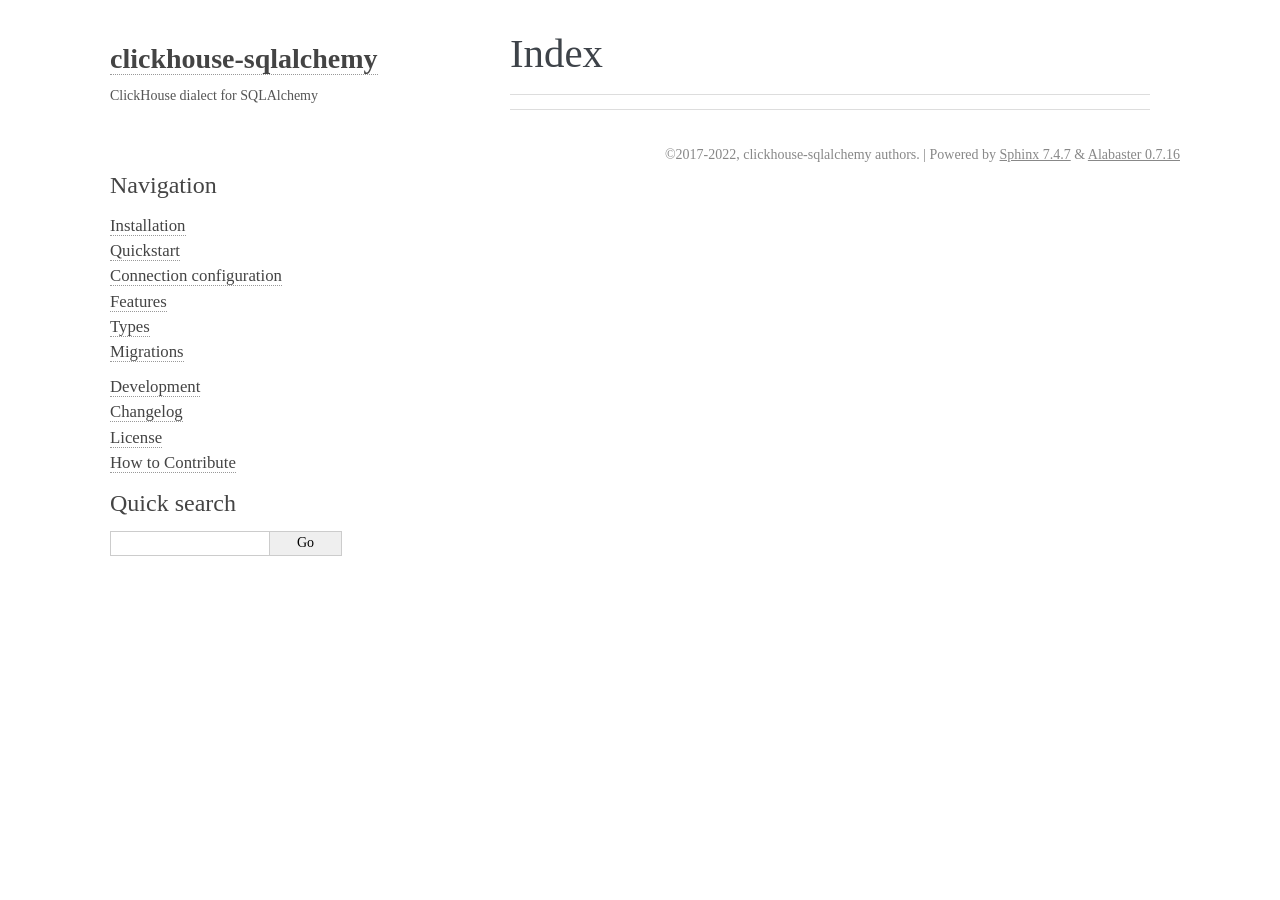
<file: genindex.html>
<!DOCTYPE html>

<html lang="en" data-content_root="./">
  <head>
    <meta charset="utf-8" />
    <meta name="viewport" content="width=device-width, initial-scale=1.0" />
    <title>Index &#8212; clickhouse-sqlalchemy 0.3.2 documentation</title>
    <link rel="stylesheet" type="text/css" href="_static/pygments.css?v=5ecbeea2" />
    <link rel="stylesheet" type="text/css" href="_static/alabaster.css?v=b43b9e83" />
    <link rel="stylesheet" type="text/css" href="_static/css/custom.css?v=030e895d" />
    <script src="_static/documentation_options.js?v=71d9d8e6"></script>
    <script src="_static/doctools.js?v=9a2dae69"></script>
    <script src="_static/sphinx_highlight.js?v=dc90522c"></script>
    <link rel="index" title="Index" href="#" />
    <link rel="search" title="Search" href="search.html" />
    <link href="_static/css/custom.css" rel="stylesheet" type="text/css">

  </head><body>
  <div class="document">
    
      <div class="sphinxsidebar" role="navigation" aria-label="Main">
        <div class="sphinxsidebarwrapper">
<h1 class="logo"><a href="index.html">clickhouse-sqlalchemy</a></h1>



<p class="blurb">ClickHouse dialect for SQLAlchemy</p>




<p>
<iframe src="https://ghbtns.com/github-btn.html?user=Leechael&repo=clickhouse-sqlalchemy&type=watch&count=true&size=large&v=2"
  allowtransparency="true" frameborder="0" scrolling="0" width="200px" height="35px"></iframe>
</p>





<h3>Navigation</h3>
<ul>
<li class="toctree-l1"><a class="reference internal" href="installation.html">Installation</a></li>
<li class="toctree-l1"><a class="reference internal" href="quickstart.html">Quickstart</a></li>
<li class="toctree-l1"><a class="reference internal" href="connection.html">Connection configuration</a></li>
<li class="toctree-l1"><a class="reference internal" href="features.html">Features</a></li>
<li class="toctree-l1"><a class="reference internal" href="types.html">Types</a></li>
<li class="toctree-l1"><a class="reference internal" href="migrations.html">Migrations</a></li>
</ul>
<ul>
<li class="toctree-l1"><a class="reference internal" href="development.html">Development</a></li>
<li class="toctree-l1"><a class="reference internal" href="changelog.html">Changelog</a></li>
<li class="toctree-l1"><a class="reference internal" href="license.html">License</a></li>
<li class="toctree-l1"><a class="reference internal" href="contributing.html">How to Contribute</a></li>
</ul>

<div class="relations">
<h3>Related Topics</h3>
<ul>
  <li><a href="index.html">Documentation overview</a><ul>
  </ul></li>
</ul>
</div>
<search id="searchbox" style="display: none" role="search">
  <h3 id="searchlabel">Quick search</h3>
    <div class="searchformwrapper">
    <form class="search" action="search.html" method="get">
      <input type="text" name="q" aria-labelledby="searchlabel" autocomplete="off" autocorrect="off" autocapitalize="off" spellcheck="false"/>
      <input type="submit" value="Go" />
    </form>
    </div>
</search>
<script>document.getElementById('searchbox').style.display = "block"</script>








        </div>
      </div>
      <div class="documentwrapper">
        <div class="bodywrapper">
          

          <div class="body" role="main">
            

<h1 id="index">Index</h1>

<div class="genindex-jumpbox">
 
</div>


          </div>
          
        </div>
      </div>
    <div class="clearer"></div>
  </div>
    <div class="footer">
      &#169;2017-2022, clickhouse-sqlalchemy authors.
      
      |
      Powered by <a href="https://www.sphinx-doc.org/">Sphinx 7.4.7</a>
      &amp; <a href="https://alabaster.readthedocs.io">Alabaster 0.7.16</a>
      
    </div>

    

    
  </body>
</html>
</file>
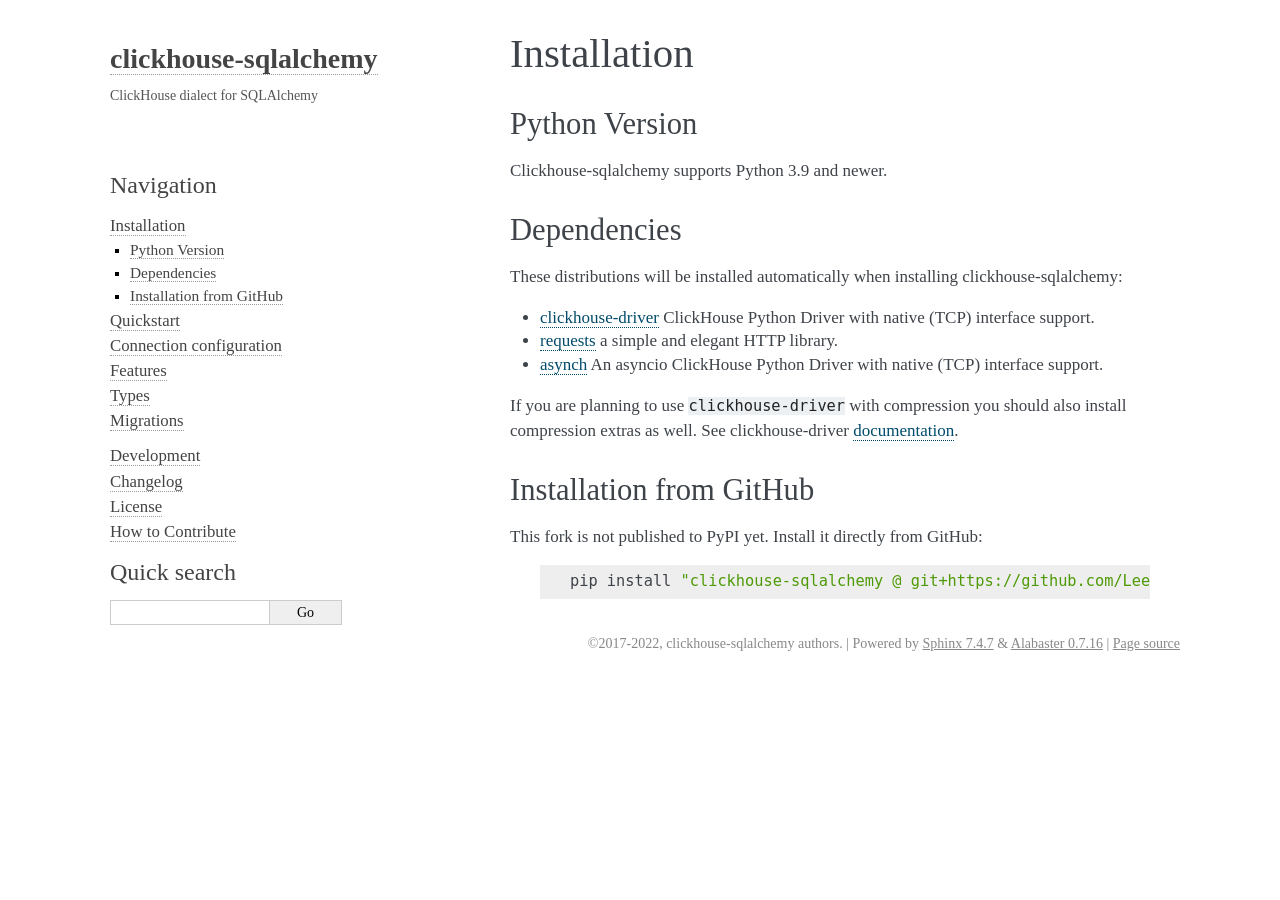
<file: installation.html>
<!DOCTYPE html>

<html lang="en" data-content_root="./">
  <head>
    <meta charset="utf-8" />
    <meta name="viewport" content="width=device-width, initial-scale=1.0" /><meta name="viewport" content="width=device-width, initial-scale=1" />

    <title>Installation &#8212; clickhouse-sqlalchemy 0.3.2 documentation</title>
    <link rel="stylesheet" type="text/css" href="_static/pygments.css?v=5ecbeea2" />
    <link rel="stylesheet" type="text/css" href="_static/alabaster.css?v=b43b9e83" />
    <link rel="stylesheet" type="text/css" href="_static/css/custom.css?v=030e895d" />
    <script src="_static/documentation_options.js?v=71d9d8e6"></script>
    <script src="_static/doctools.js?v=9a2dae69"></script>
    <script src="_static/sphinx_highlight.js?v=dc90522c"></script>
    <link rel="index" title="Index" href="genindex.html" />
    <link rel="search" title="Search" href="search.html" />
    <link rel="next" title="Quickstart" href="quickstart.html" />
    <link rel="prev" title="Welcome to clickhouse-sqlalchemy" href="index.html" />
    <link href="_static/css/custom.css" rel="stylesheet" type="text/css">

  </head><body>
  <div class="document">
    
      <div class="sphinxsidebar" role="navigation" aria-label="Main">
        <div class="sphinxsidebarwrapper">
<h1 class="logo"><a href="index.html">clickhouse-sqlalchemy</a></h1>



<p class="blurb">ClickHouse dialect for SQLAlchemy</p>




<p>
<iframe src="https://ghbtns.com/github-btn.html?user=Leechael&repo=clickhouse-sqlalchemy&type=watch&count=true&size=large&v=2"
  allowtransparency="true" frameborder="0" scrolling="0" width="200px" height="35px"></iframe>
</p>





<h3>Navigation</h3>
<ul class="current">
<li class="toctree-l1 current"><a class="current reference internal" href="#">Installation</a><ul>
<li class="toctree-l2"><a class="reference internal" href="#python-version">Python Version</a></li>
<li class="toctree-l2"><a class="reference internal" href="#dependencies">Dependencies</a></li>
<li class="toctree-l2"><a class="reference internal" href="#installation-from-github">Installation from GitHub</a></li>
</ul>
</li>
<li class="toctree-l1"><a class="reference internal" href="quickstart.html">Quickstart</a></li>
<li class="toctree-l1"><a class="reference internal" href="connection.html">Connection configuration</a></li>
<li class="toctree-l1"><a class="reference internal" href="features.html">Features</a></li>
<li class="toctree-l1"><a class="reference internal" href="types.html">Types</a></li>
<li class="toctree-l1"><a class="reference internal" href="migrations.html">Migrations</a></li>
</ul>
<ul>
<li class="toctree-l1"><a class="reference internal" href="development.html">Development</a></li>
<li class="toctree-l1"><a class="reference internal" href="changelog.html">Changelog</a></li>
<li class="toctree-l1"><a class="reference internal" href="license.html">License</a></li>
<li class="toctree-l1"><a class="reference internal" href="contributing.html">How to Contribute</a></li>
</ul>

<div class="relations">
<h3>Related Topics</h3>
<ul>
  <li><a href="index.html">Documentation overview</a><ul>
      <li>Previous: <a href="index.html" title="previous chapter">Welcome to clickhouse-sqlalchemy</a></li>
      <li>Next: <a href="quickstart.html" title="next chapter">Quickstart</a></li>
  </ul></li>
</ul>
</div>
<search id="searchbox" style="display: none" role="search">
  <h3 id="searchlabel">Quick search</h3>
    <div class="searchformwrapper">
    <form class="search" action="search.html" method="get">
      <input type="text" name="q" aria-labelledby="searchlabel" autocomplete="off" autocorrect="off" autocapitalize="off" spellcheck="false"/>
      <input type="submit" value="Go" />
    </form>
    </div>
</search>
<script>document.getElementById('searchbox').style.display = "block"</script>








        </div>
      </div>
      <div class="documentwrapper">
        <div class="bodywrapper">
          

          <div class="body" role="main">
            
  <section id="installation">
<span id="id1"></span><h1>Installation<a class="headerlink" href="#installation" title="Link to this heading">¶</a></h1>
<section id="python-version">
<h2>Python Version<a class="headerlink" href="#python-version" title="Link to this heading">¶</a></h2>
<p>Clickhouse-sqlalchemy supports Python 3.9 and newer.</p>
</section>
<section id="dependencies">
<h2>Dependencies<a class="headerlink" href="#dependencies" title="Link to this heading">¶</a></h2>
<p>These distributions will be installed automatically when installing
clickhouse-sqlalchemy:</p>
<ul class="simple">
<li><p><a class="reference external" href="https://pypi.org/project/clickhouse-driver/">clickhouse-driver</a> ClickHouse Python Driver with native (TCP) interface support.</p></li>
<li><p><a class="reference external" href="https://pypi.org/project/requests/">requests</a> a simple and elegant HTTP library.</p></li>
<li><p><a class="reference external" href="https://github.com/Leechael/asynch">asynch</a> An asyncio ClickHouse Python Driver with native (TCP) interface support.</p></li>
</ul>
<p>If you are planning to use <code class="docutils literal notranslate"><span class="pre">clickhouse-driver</span></code> with compression you should
also install compression extras as well. See clickhouse-driver <a class="reference external" href="https://clickhouse-driver.readthedocs.io">documentation</a>.</p>
</section>
<section id="installation-from-github">
<h2>Installation from GitHub<a class="headerlink" href="#installation-from-github" title="Link to this heading">¶</a></h2>
<p>This fork is not published to PyPI yet. Install it directly from GitHub:</p>
<blockquote>
<div><div class="highlight-bash notranslate"><div class="highlight"><pre><span></span>pip<span class="w"> </span>install<span class="w"> </span><span class="s2">&quot;clickhouse-sqlalchemy @ git+https://github.com/Leechael/clickhouse-sqlalchemy.git@master&quot;</span>
</pre></div>
</div>
</div></blockquote>
</section>
</section>


          </div>
          
        </div>
      </div>
    <div class="clearer"></div>
  </div>
    <div class="footer">
      &#169;2017-2022, clickhouse-sqlalchemy authors.
      
      |
      Powered by <a href="https://www.sphinx-doc.org/">Sphinx 7.4.7</a>
      &amp; <a href="https://alabaster.readthedocs.io">Alabaster 0.7.16</a>
      
      |
      <a href="_sources/installation.rst.txt"
          rel="nofollow">Page source</a>
    </div>

    

    
  </body>
</html>
</file>
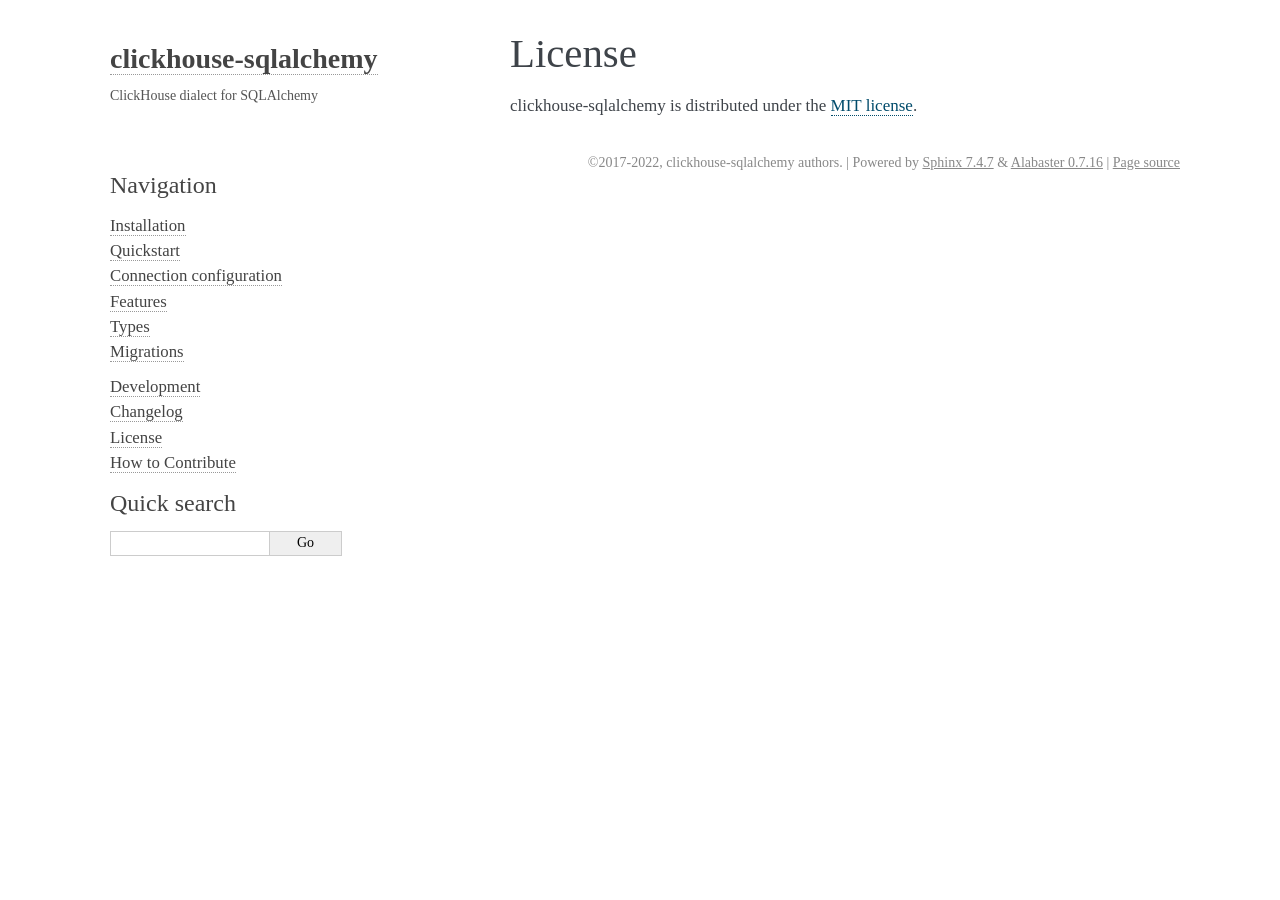
<file: license.html>
<!DOCTYPE html>

<html lang="en" data-content_root="./">
  <head>
    <meta charset="utf-8" />
    <meta name="viewport" content="width=device-width, initial-scale=1.0" /><meta name="viewport" content="width=device-width, initial-scale=1" />

    <title>License &#8212; clickhouse-sqlalchemy 0.3.2 documentation</title>
    <link rel="stylesheet" type="text/css" href="_static/pygments.css?v=5ecbeea2" />
    <link rel="stylesheet" type="text/css" href="_static/alabaster.css?v=b43b9e83" />
    <link rel="stylesheet" type="text/css" href="_static/css/custom.css?v=030e895d" />
    <script src="_static/documentation_options.js?v=71d9d8e6"></script>
    <script src="_static/doctools.js?v=9a2dae69"></script>
    <script src="_static/sphinx_highlight.js?v=dc90522c"></script>
    <link rel="index" title="Index" href="genindex.html" />
    <link rel="search" title="Search" href="search.html" />
    <link rel="next" title="How to Contribute" href="contributing.html" />
    <link rel="prev" title="Changelog" href="changelog.html" />
    <link href="_static/css/custom.css" rel="stylesheet" type="text/css">

  </head><body>
  <div class="document">
    
      <div class="sphinxsidebar" role="navigation" aria-label="Main">
        <div class="sphinxsidebarwrapper">
<h1 class="logo"><a href="index.html">clickhouse-sqlalchemy</a></h1>



<p class="blurb">ClickHouse dialect for SQLAlchemy</p>




<p>
<iframe src="https://ghbtns.com/github-btn.html?user=Leechael&repo=clickhouse-sqlalchemy&type=watch&count=true&size=large&v=2"
  allowtransparency="true" frameborder="0" scrolling="0" width="200px" height="35px"></iframe>
</p>





<h3>Navigation</h3>
<ul>
<li class="toctree-l1"><a class="reference internal" href="installation.html">Installation</a></li>
<li class="toctree-l1"><a class="reference internal" href="quickstart.html">Quickstart</a></li>
<li class="toctree-l1"><a class="reference internal" href="connection.html">Connection configuration</a></li>
<li class="toctree-l1"><a class="reference internal" href="features.html">Features</a></li>
<li class="toctree-l1"><a class="reference internal" href="types.html">Types</a></li>
<li class="toctree-l1"><a class="reference internal" href="migrations.html">Migrations</a></li>
</ul>
<ul class="current">
<li class="toctree-l1"><a class="reference internal" href="development.html">Development</a></li>
<li class="toctree-l1"><a class="reference internal" href="changelog.html">Changelog</a></li>
<li class="toctree-l1 current"><a class="current reference internal" href="#">License</a></li>
<li class="toctree-l1"><a class="reference internal" href="contributing.html">How to Contribute</a></li>
</ul>

<div class="relations">
<h3>Related Topics</h3>
<ul>
  <li><a href="index.html">Documentation overview</a><ul>
      <li>Previous: <a href="changelog.html" title="previous chapter">Changelog</a></li>
      <li>Next: <a href="contributing.html" title="next chapter">How to Contribute</a></li>
  </ul></li>
</ul>
</div>
<search id="searchbox" style="display: none" role="search">
  <h3 id="searchlabel">Quick search</h3>
    <div class="searchformwrapper">
    <form class="search" action="search.html" method="get">
      <input type="text" name="q" aria-labelledby="searchlabel" autocomplete="off" autocorrect="off" autocapitalize="off" spellcheck="false"/>
      <input type="submit" value="Go" />
    </form>
    </div>
</search>
<script>document.getElementById('searchbox').style.display = "block"</script>








        </div>
      </div>
      <div class="documentwrapper">
        <div class="bodywrapper">
          

          <div class="body" role="main">
            
  <section id="license">
<h1>License<a class="headerlink" href="#license" title="Link to this heading">¶</a></h1>
<p>clickhouse-sqlalchemy is distributed under the <a class="reference external" href="http://www.opensource.org/licenses/mit-license.php">MIT license</a>.</p>
</section>


          </div>
          
        </div>
      </div>
    <div class="clearer"></div>
  </div>
    <div class="footer">
      &#169;2017-2022, clickhouse-sqlalchemy authors.
      
      |
      Powered by <a href="https://www.sphinx-doc.org/">Sphinx 7.4.7</a>
      &amp; <a href="https://alabaster.readthedocs.io">Alabaster 0.7.16</a>
      
      |
      <a href="_sources/license.rst.txt"
          rel="nofollow">Page source</a>
    </div>

    

    
  </body>
</html>
</file>
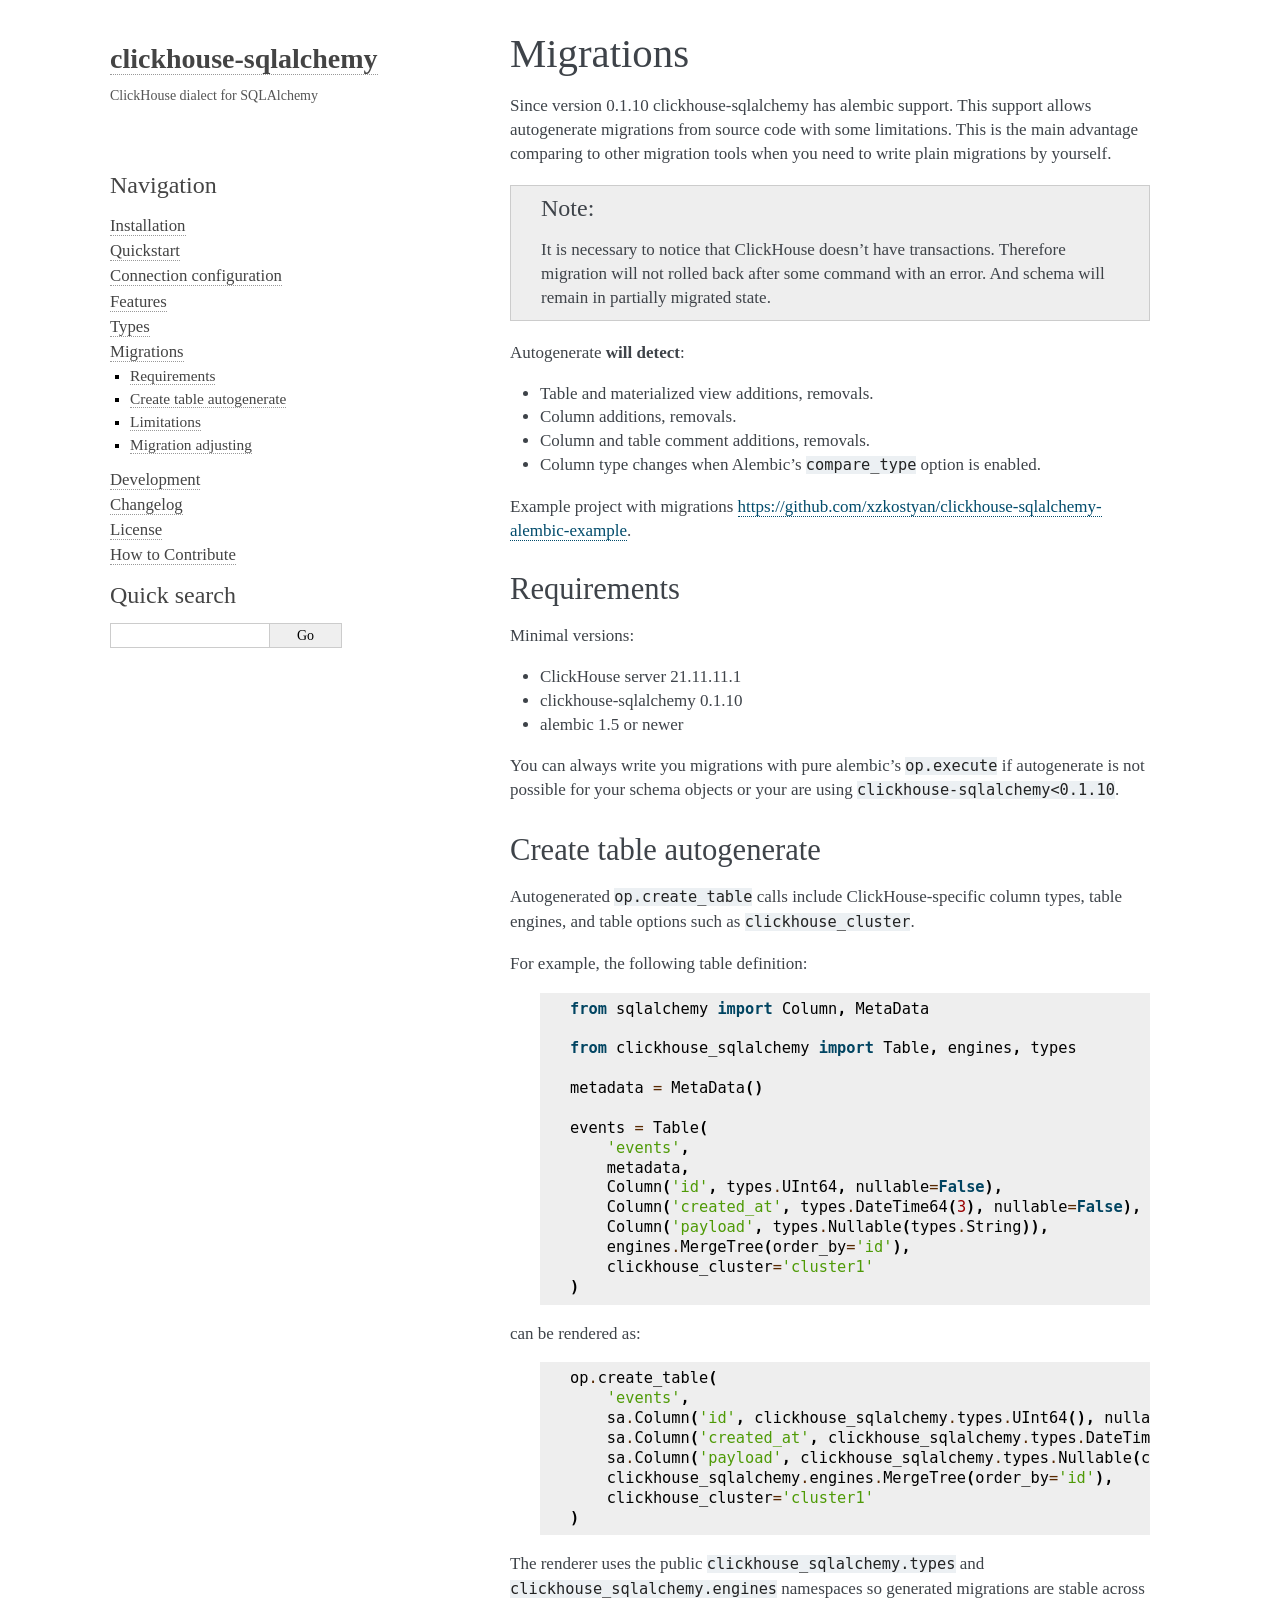
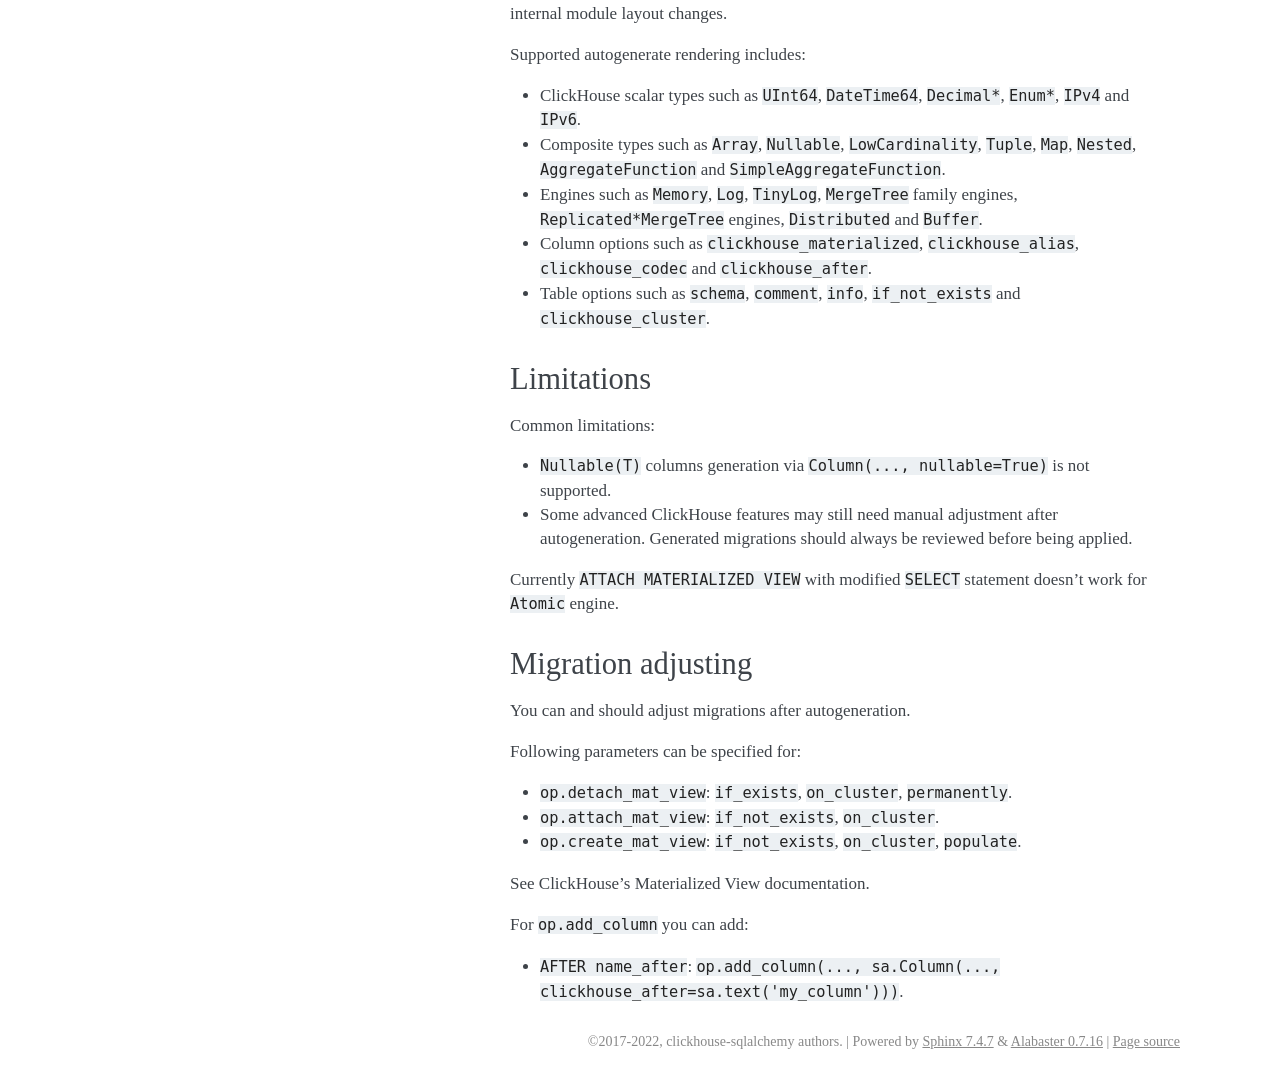
<file: migrations.html>
<!DOCTYPE html>

<html lang="en" data-content_root="./">
  <head>
    <meta charset="utf-8" />
    <meta name="viewport" content="width=device-width, initial-scale=1.0" /><meta name="viewport" content="width=device-width, initial-scale=1" />

    <title>Migrations &#8212; clickhouse-sqlalchemy 0.3.2 documentation</title>
    <link rel="stylesheet" type="text/css" href="_static/pygments.css?v=5ecbeea2" />
    <link rel="stylesheet" type="text/css" href="_static/alabaster.css?v=b43b9e83" />
    <link rel="stylesheet" type="text/css" href="_static/css/custom.css?v=030e895d" />
    <script src="_static/documentation_options.js?v=71d9d8e6"></script>
    <script src="_static/doctools.js?v=9a2dae69"></script>
    <script src="_static/sphinx_highlight.js?v=dc90522c"></script>
    <link rel="index" title="Index" href="genindex.html" />
    <link rel="search" title="Search" href="search.html" />
    <link rel="next" title="Development" href="development.html" />
    <link rel="prev" title="Types" href="types.html" />
    <link href="_static/css/custom.css" rel="stylesheet" type="text/css">

  </head><body>
  <div class="document">
    
      <div class="sphinxsidebar" role="navigation" aria-label="Main">
        <div class="sphinxsidebarwrapper">
<h1 class="logo"><a href="index.html">clickhouse-sqlalchemy</a></h1>



<p class="blurb">ClickHouse dialect for SQLAlchemy</p>




<p>
<iframe src="https://ghbtns.com/github-btn.html?user=Leechael&repo=clickhouse-sqlalchemy&type=watch&count=true&size=large&v=2"
  allowtransparency="true" frameborder="0" scrolling="0" width="200px" height="35px"></iframe>
</p>





<h3>Navigation</h3>
<ul class="current">
<li class="toctree-l1"><a class="reference internal" href="installation.html">Installation</a></li>
<li class="toctree-l1"><a class="reference internal" href="quickstart.html">Quickstart</a></li>
<li class="toctree-l1"><a class="reference internal" href="connection.html">Connection configuration</a></li>
<li class="toctree-l1"><a class="reference internal" href="features.html">Features</a></li>
<li class="toctree-l1"><a class="reference internal" href="types.html">Types</a></li>
<li class="toctree-l1 current"><a class="current reference internal" href="#">Migrations</a><ul>
<li class="toctree-l2"><a class="reference internal" href="#requirements">Requirements</a></li>
<li class="toctree-l2"><a class="reference internal" href="#create-table-autogenerate">Create table autogenerate</a></li>
<li class="toctree-l2"><a class="reference internal" href="#limitations">Limitations</a></li>
<li class="toctree-l2"><a class="reference internal" href="#migration-adjusting">Migration adjusting</a></li>
</ul>
</li>
</ul>
<ul>
<li class="toctree-l1"><a class="reference internal" href="development.html">Development</a></li>
<li class="toctree-l1"><a class="reference internal" href="changelog.html">Changelog</a></li>
<li class="toctree-l1"><a class="reference internal" href="license.html">License</a></li>
<li class="toctree-l1"><a class="reference internal" href="contributing.html">How to Contribute</a></li>
</ul>

<div class="relations">
<h3>Related Topics</h3>
<ul>
  <li><a href="index.html">Documentation overview</a><ul>
      <li>Previous: <a href="types.html" title="previous chapter">Types</a></li>
      <li>Next: <a href="development.html" title="next chapter">Development</a></li>
  </ul></li>
</ul>
</div>
<search id="searchbox" style="display: none" role="search">
  <h3 id="searchlabel">Quick search</h3>
    <div class="searchformwrapper">
    <form class="search" action="search.html" method="get">
      <input type="text" name="q" aria-labelledby="searchlabel" autocomplete="off" autocorrect="off" autocapitalize="off" spellcheck="false"/>
      <input type="submit" value="Go" />
    </form>
    </div>
</search>
<script>document.getElementById('searchbox').style.display = "block"</script>








        </div>
      </div>
      <div class="documentwrapper">
        <div class="bodywrapper">
          

          <div class="body" role="main">
            
  <section id="migrations">
<h1>Migrations<a class="headerlink" href="#migrations" title="Link to this heading">¶</a></h1>
<p>Since version 0.1.10 clickhouse-sqlalchemy has alembic support. This support
allows autogenerate migrations from source code with some limitations.
This is the main advantage comparing to other migration tools when you need to
write plain migrations by yourself.</p>
<div class="admonition note">
<p class="admonition-title">Note</p>
<p>It is necessary to notice that ClickHouse doesn’t have transactions.
Therefore migration will not rolled back after some command with an error.
And schema will remain in partially migrated state.</p>
</div>
<p>Autogenerate <strong>will detect</strong>:</p>
<ul class="simple">
<li><p>Table and materialized view additions, removals.</p></li>
<li><p>Column additions, removals.</p></li>
<li><p>Column and table comment additions, removals.</p></li>
<li><p>Column type changes when Alembic’s <code class="docutils literal notranslate"><span class="pre">compare_type</span></code> option is enabled.</p></li>
</ul>
<p>Example project with migrations <a class="reference external" href="https://github.com/xzkostyan/clickhouse-sqlalchemy-alembic-example">https://github.com/xzkostyan/clickhouse-sqlalchemy-alembic-example</a>.</p>
<section id="requirements">
<h2>Requirements<a class="headerlink" href="#requirements" title="Link to this heading">¶</a></h2>
<p>Minimal versions:</p>
<ul class="simple">
<li><p>ClickHouse server 21.11.11.1</p></li>
<li><p>clickhouse-sqlalchemy 0.1.10</p></li>
<li><p>alembic 1.5 or newer</p></li>
</ul>
<p>You can always write you migrations with pure alembic’s <code class="docutils literal notranslate"><span class="pre">op.execute</span></code> if
autogenerate is not possible for your schema objects or your are using
<code class="docutils literal notranslate"><span class="pre">clickhouse-sqlalchemy&lt;0.1.10</span></code>.</p>
</section>
<section id="create-table-autogenerate">
<h2>Create table autogenerate<a class="headerlink" href="#create-table-autogenerate" title="Link to this heading">¶</a></h2>
<p>Autogenerated <code class="docutils literal notranslate"><span class="pre">op.create_table</span></code> calls include ClickHouse-specific column
types, table engines, and table options such as <code class="docutils literal notranslate"><span class="pre">clickhouse_cluster</span></code>.</p>
<p>For example, the following table definition:</p>
<blockquote>
<div><div class="highlight-python notranslate"><div class="highlight"><pre><span></span><span class="kn">from</span><span class="w"> </span><span class="nn">sqlalchemy</span><span class="w"> </span><span class="kn">import</span> <span class="n">Column</span><span class="p">,</span> <span class="n">MetaData</span>

<span class="kn">from</span><span class="w"> </span><span class="nn">clickhouse_sqlalchemy</span><span class="w"> </span><span class="kn">import</span> <span class="n">Table</span><span class="p">,</span> <span class="n">engines</span><span class="p">,</span> <span class="n">types</span>

<span class="n">metadata</span> <span class="o">=</span> <span class="n">MetaData</span><span class="p">()</span>

<span class="n">events</span> <span class="o">=</span> <span class="n">Table</span><span class="p">(</span>
    <span class="s1">&#39;events&#39;</span><span class="p">,</span>
    <span class="n">metadata</span><span class="p">,</span>
    <span class="n">Column</span><span class="p">(</span><span class="s1">&#39;id&#39;</span><span class="p">,</span> <span class="n">types</span><span class="o">.</span><span class="n">UInt64</span><span class="p">,</span> <span class="n">nullable</span><span class="o">=</span><span class="kc">False</span><span class="p">),</span>
    <span class="n">Column</span><span class="p">(</span><span class="s1">&#39;created_at&#39;</span><span class="p">,</span> <span class="n">types</span><span class="o">.</span><span class="n">DateTime64</span><span class="p">(</span><span class="mi">3</span><span class="p">),</span> <span class="n">nullable</span><span class="o">=</span><span class="kc">False</span><span class="p">),</span>
    <span class="n">Column</span><span class="p">(</span><span class="s1">&#39;payload&#39;</span><span class="p">,</span> <span class="n">types</span><span class="o">.</span><span class="n">Nullable</span><span class="p">(</span><span class="n">types</span><span class="o">.</span><span class="n">String</span><span class="p">)),</span>
    <span class="n">engines</span><span class="o">.</span><span class="n">MergeTree</span><span class="p">(</span><span class="n">order_by</span><span class="o">=</span><span class="s1">&#39;id&#39;</span><span class="p">),</span>
    <span class="n">clickhouse_cluster</span><span class="o">=</span><span class="s1">&#39;cluster1&#39;</span>
<span class="p">)</span>
</pre></div>
</div>
</div></blockquote>
<p>can be rendered as:</p>
<blockquote>
<div><div class="highlight-python notranslate"><div class="highlight"><pre><span></span><span class="n">op</span><span class="o">.</span><span class="n">create_table</span><span class="p">(</span>
    <span class="s1">&#39;events&#39;</span><span class="p">,</span>
    <span class="n">sa</span><span class="o">.</span><span class="n">Column</span><span class="p">(</span><span class="s1">&#39;id&#39;</span><span class="p">,</span> <span class="n">clickhouse_sqlalchemy</span><span class="o">.</span><span class="n">types</span><span class="o">.</span><span class="n">UInt64</span><span class="p">(),</span> <span class="n">nullable</span><span class="o">=</span><span class="kc">False</span><span class="p">),</span>
    <span class="n">sa</span><span class="o">.</span><span class="n">Column</span><span class="p">(</span><span class="s1">&#39;created_at&#39;</span><span class="p">,</span> <span class="n">clickhouse_sqlalchemy</span><span class="o">.</span><span class="n">types</span><span class="o">.</span><span class="n">DateTime64</span><span class="p">(</span><span class="mi">3</span><span class="p">),</span> <span class="n">nullable</span><span class="o">=</span><span class="kc">False</span><span class="p">),</span>
    <span class="n">sa</span><span class="o">.</span><span class="n">Column</span><span class="p">(</span><span class="s1">&#39;payload&#39;</span><span class="p">,</span> <span class="n">clickhouse_sqlalchemy</span><span class="o">.</span><span class="n">types</span><span class="o">.</span><span class="n">Nullable</span><span class="p">(</span><span class="n">clickhouse_sqlalchemy</span><span class="o">.</span><span class="n">types</span><span class="o">.</span><span class="n">String</span><span class="p">()),</span> <span class="n">nullable</span><span class="o">=</span><span class="kc">True</span><span class="p">),</span>
    <span class="n">clickhouse_sqlalchemy</span><span class="o">.</span><span class="n">engines</span><span class="o">.</span><span class="n">MergeTree</span><span class="p">(</span><span class="n">order_by</span><span class="o">=</span><span class="s1">&#39;id&#39;</span><span class="p">),</span>
    <span class="n">clickhouse_cluster</span><span class="o">=</span><span class="s1">&#39;cluster1&#39;</span>
<span class="p">)</span>
</pre></div>
</div>
</div></blockquote>
<p>The renderer uses the public <code class="docutils literal notranslate"><span class="pre">clickhouse_sqlalchemy.types</span></code> and
<code class="docutils literal notranslate"><span class="pre">clickhouse_sqlalchemy.engines</span></code> namespaces so generated migrations are stable
across internal module layout changes.</p>
<p>Supported autogenerate rendering includes:</p>
<ul class="simple">
<li><p>ClickHouse scalar types such as <code class="docutils literal notranslate"><span class="pre">UInt64</span></code>, <code class="docutils literal notranslate"><span class="pre">DateTime64</span></code>, <code class="docutils literal notranslate"><span class="pre">Decimal*</span></code>,
<code class="docutils literal notranslate"><span class="pre">Enum*</span></code>, <code class="docutils literal notranslate"><span class="pre">IPv4</span></code> and <code class="docutils literal notranslate"><span class="pre">IPv6</span></code>.</p></li>
<li><p>Composite types such as <code class="docutils literal notranslate"><span class="pre">Array</span></code>, <code class="docutils literal notranslate"><span class="pre">Nullable</span></code>, <code class="docutils literal notranslate"><span class="pre">LowCardinality</span></code>,
<code class="docutils literal notranslate"><span class="pre">Tuple</span></code>, <code class="docutils literal notranslate"><span class="pre">Map</span></code>, <code class="docutils literal notranslate"><span class="pre">Nested</span></code>, <code class="docutils literal notranslate"><span class="pre">AggregateFunction</span></code> and
<code class="docutils literal notranslate"><span class="pre">SimpleAggregateFunction</span></code>.</p></li>
<li><p>Engines such as <code class="docutils literal notranslate"><span class="pre">Memory</span></code>, <code class="docutils literal notranslate"><span class="pre">Log</span></code>, <code class="docutils literal notranslate"><span class="pre">TinyLog</span></code>, <code class="docutils literal notranslate"><span class="pre">MergeTree</span></code> family
engines, <code class="docutils literal notranslate"><span class="pre">Replicated*MergeTree</span></code> engines, <code class="docutils literal notranslate"><span class="pre">Distributed</span></code> and <code class="docutils literal notranslate"><span class="pre">Buffer</span></code>.</p></li>
<li><p>Column options such as <code class="docutils literal notranslate"><span class="pre">clickhouse_materialized</span></code>, <code class="docutils literal notranslate"><span class="pre">clickhouse_alias</span></code>,
<code class="docutils literal notranslate"><span class="pre">clickhouse_codec</span></code> and <code class="docutils literal notranslate"><span class="pre">clickhouse_after</span></code>.</p></li>
<li><p>Table options such as <code class="docutils literal notranslate"><span class="pre">schema</span></code>, <code class="docutils literal notranslate"><span class="pre">comment</span></code>, <code class="docutils literal notranslate"><span class="pre">info</span></code>, <code class="docutils literal notranslate"><span class="pre">if_not_exists</span></code>
and <code class="docutils literal notranslate"><span class="pre">clickhouse_cluster</span></code>.</p></li>
</ul>
</section>
<section id="limitations">
<h2>Limitations<a class="headerlink" href="#limitations" title="Link to this heading">¶</a></h2>
<p>Common limitations:</p>
<ul class="simple">
<li><p><code class="docutils literal notranslate"><span class="pre">Nullable(T)</span></code> columns generation via <code class="docutils literal notranslate"><span class="pre">Column(...,</span> <span class="pre">nullable=True)</span></code> is not
supported.</p></li>
<li><p>Some advanced ClickHouse features may still need manual adjustment after
autogeneration. Generated migrations should always be reviewed before being
applied.</p></li>
</ul>
<p>Currently <code class="docutils literal notranslate"><span class="pre">ATTACH</span> <span class="pre">MATERIALIZED</span> <span class="pre">VIEW</span></code> with modified <code class="docutils literal notranslate"><span class="pre">SELECT</span></code> statement
doesn’t work for <code class="docutils literal notranslate"><span class="pre">Atomic</span></code> engine.</p>
</section>
<section id="migration-adjusting">
<h2>Migration adjusting<a class="headerlink" href="#migration-adjusting" title="Link to this heading">¶</a></h2>
<p>You can and should adjust migrations after autogeneration.</p>
<p>Following parameters can be specified for:</p>
<ul class="simple">
<li><p><code class="docutils literal notranslate"><span class="pre">op.detach_mat_view</span></code>: <code class="docutils literal notranslate"><span class="pre">if_exists</span></code>, <code class="docutils literal notranslate"><span class="pre">on_cluster</span></code>, <code class="docutils literal notranslate"><span class="pre">permanently</span></code>.</p></li>
<li><p><code class="docutils literal notranslate"><span class="pre">op.attach_mat_view</span></code>: <code class="docutils literal notranslate"><span class="pre">if_not_exists</span></code>, <code class="docutils literal notranslate"><span class="pre">on_cluster</span></code>.</p></li>
<li><p><code class="docutils literal notranslate"><span class="pre">op.create_mat_view</span></code>: <code class="docutils literal notranslate"><span class="pre">if_not_exists</span></code>, <code class="docutils literal notranslate"><span class="pre">on_cluster</span></code>, <code class="docutils literal notranslate"><span class="pre">populate</span></code>.</p></li>
</ul>
<p>See ClickHouse’s Materialized View documentation.</p>
<p>For <code class="docutils literal notranslate"><span class="pre">op.add_column</span></code> you can add:</p>
<ul class="simple">
<li><p><code class="docutils literal notranslate"><span class="pre">AFTER</span> <span class="pre">name_after</span></code>: <code class="docutils literal notranslate"><span class="pre">op.add_column(...,</span> <span class="pre">sa.Column(...,</span> <span class="pre">clickhouse_after=sa.text('my_column')))</span></code>.</p></li>
</ul>
</section>
</section>


          </div>
          
        </div>
      </div>
    <div class="clearer"></div>
  </div>
    <div class="footer">
      &#169;2017-2022, clickhouse-sqlalchemy authors.
      
      |
      Powered by <a href="https://www.sphinx-doc.org/">Sphinx 7.4.7</a>
      &amp; <a href="https://alabaster.readthedocs.io">Alabaster 0.7.16</a>
      
      |
      <a href="_sources/migrations.rst.txt"
          rel="nofollow">Page source</a>
    </div>

    

    
  </body>
</html>
</file>
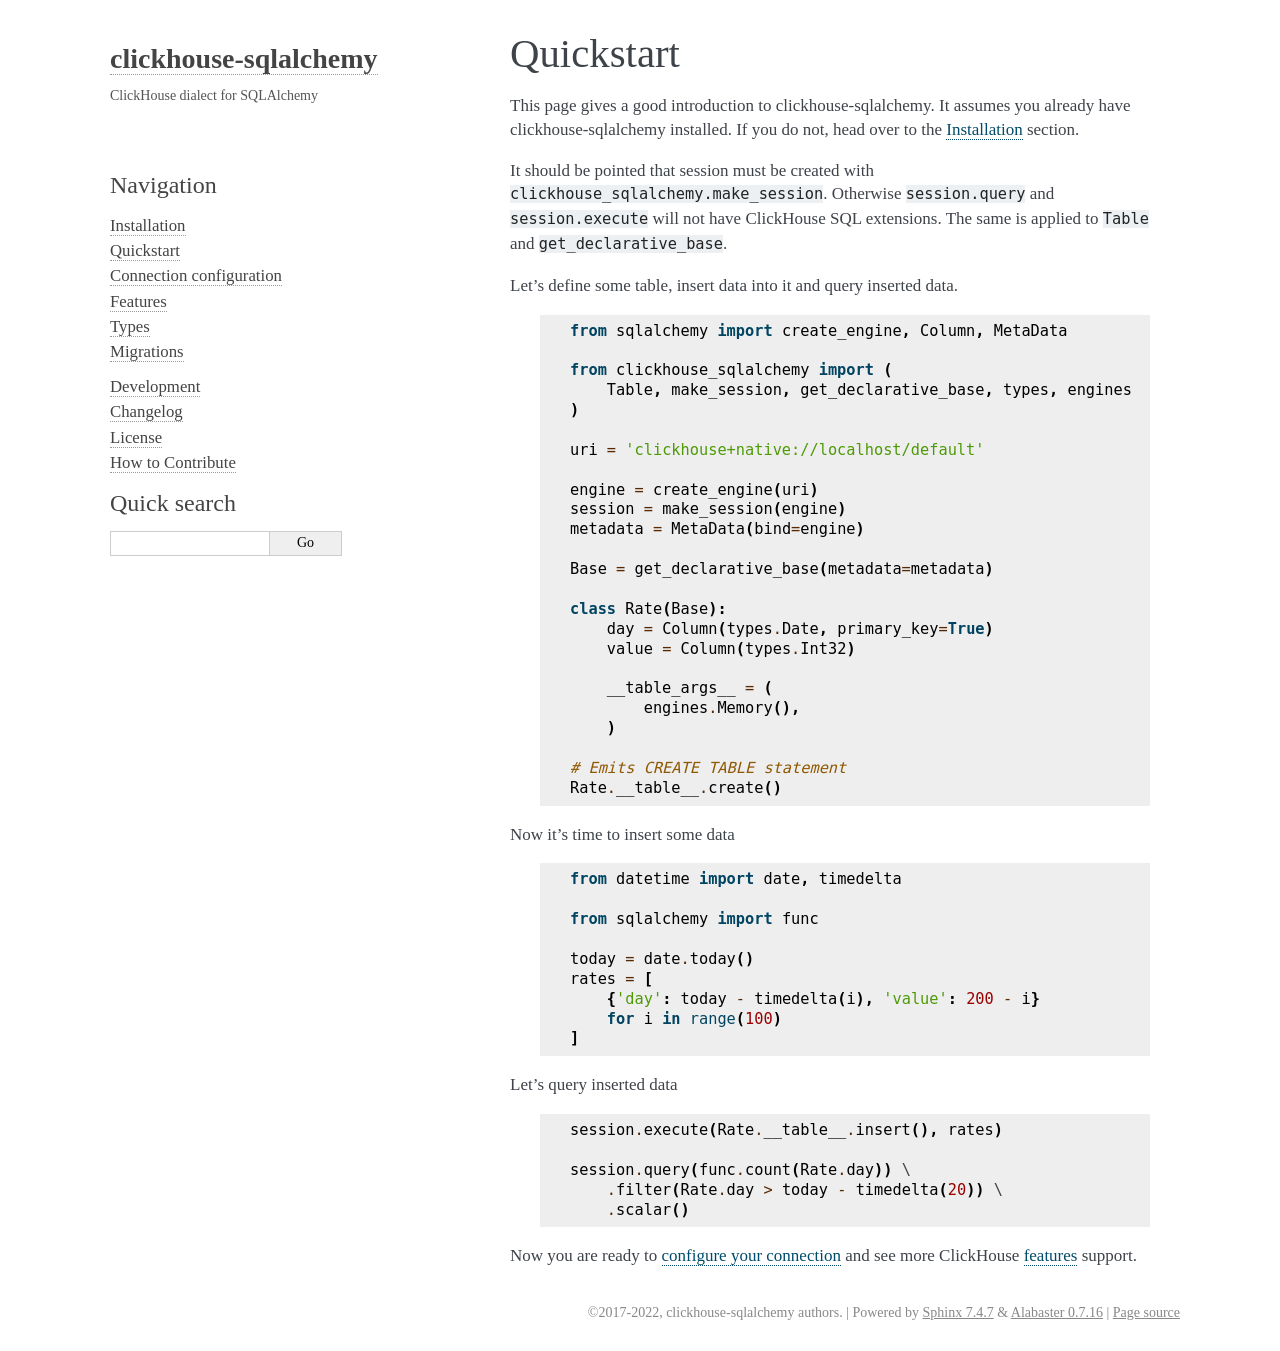
<file: quickstart.html>
<!DOCTYPE html>

<html lang="en" data-content_root="./">
  <head>
    <meta charset="utf-8" />
    <meta name="viewport" content="width=device-width, initial-scale=1.0" /><meta name="viewport" content="width=device-width, initial-scale=1" />

    <title>Quickstart &#8212; clickhouse-sqlalchemy 0.3.2 documentation</title>
    <link rel="stylesheet" type="text/css" href="_static/pygments.css?v=5ecbeea2" />
    <link rel="stylesheet" type="text/css" href="_static/alabaster.css?v=b43b9e83" />
    <link rel="stylesheet" type="text/css" href="_static/css/custom.css?v=030e895d" />
    <script src="_static/documentation_options.js?v=71d9d8e6"></script>
    <script src="_static/doctools.js?v=9a2dae69"></script>
    <script src="_static/sphinx_highlight.js?v=dc90522c"></script>
    <link rel="index" title="Index" href="genindex.html" />
    <link rel="search" title="Search" href="search.html" />
    <link rel="next" title="Connection configuration" href="connection.html" />
    <link rel="prev" title="Installation" href="installation.html" />
    <link href="_static/css/custom.css" rel="stylesheet" type="text/css">

  </head><body>
  <div class="document">
    
      <div class="sphinxsidebar" role="navigation" aria-label="Main">
        <div class="sphinxsidebarwrapper">
<h1 class="logo"><a href="index.html">clickhouse-sqlalchemy</a></h1>



<p class="blurb">ClickHouse dialect for SQLAlchemy</p>




<p>
<iframe src="https://ghbtns.com/github-btn.html?user=Leechael&repo=clickhouse-sqlalchemy&type=watch&count=true&size=large&v=2"
  allowtransparency="true" frameborder="0" scrolling="0" width="200px" height="35px"></iframe>
</p>





<h3>Navigation</h3>
<ul class="current">
<li class="toctree-l1"><a class="reference internal" href="installation.html">Installation</a></li>
<li class="toctree-l1 current"><a class="current reference internal" href="#">Quickstart</a></li>
<li class="toctree-l1"><a class="reference internal" href="connection.html">Connection configuration</a></li>
<li class="toctree-l1"><a class="reference internal" href="features.html">Features</a></li>
<li class="toctree-l1"><a class="reference internal" href="types.html">Types</a></li>
<li class="toctree-l1"><a class="reference internal" href="migrations.html">Migrations</a></li>
</ul>
<ul>
<li class="toctree-l1"><a class="reference internal" href="development.html">Development</a></li>
<li class="toctree-l1"><a class="reference internal" href="changelog.html">Changelog</a></li>
<li class="toctree-l1"><a class="reference internal" href="license.html">License</a></li>
<li class="toctree-l1"><a class="reference internal" href="contributing.html">How to Contribute</a></li>
</ul>

<div class="relations">
<h3>Related Topics</h3>
<ul>
  <li><a href="index.html">Documentation overview</a><ul>
      <li>Previous: <a href="installation.html" title="previous chapter">Installation</a></li>
      <li>Next: <a href="connection.html" title="next chapter">Connection configuration</a></li>
  </ul></li>
</ul>
</div>
<search id="searchbox" style="display: none" role="search">
  <h3 id="searchlabel">Quick search</h3>
    <div class="searchformwrapper">
    <form class="search" action="search.html" method="get">
      <input type="text" name="q" aria-labelledby="searchlabel" autocomplete="off" autocorrect="off" autocapitalize="off" spellcheck="false"/>
      <input type="submit" value="Go" />
    </form>
    </div>
</search>
<script>document.getElementById('searchbox').style.display = "block"</script>








        </div>
      </div>
      <div class="documentwrapper">
        <div class="bodywrapper">
          

          <div class="body" role="main">
            
  <section id="quickstart">
<span id="id1"></span><h1>Quickstart<a class="headerlink" href="#quickstart" title="Link to this heading">¶</a></h1>
<p>This page gives a good introduction to clickhouse-sqlalchemy.
It assumes you already have clickhouse-sqlalchemy installed.
If you do not, head over to the <a class="reference internal" href="installation.html#installation"><span class="std std-ref">Installation</span></a> section.</p>
<p>It should be pointed that session must be created with
<code class="docutils literal notranslate"><span class="pre">clickhouse_sqlalchemy.make_session</span></code>. Otherwise <code class="docutils literal notranslate"><span class="pre">session.query</span></code> and
<code class="docutils literal notranslate"><span class="pre">session.execute</span></code> will not have ClickHouse SQL extensions. The same is
applied to <code class="docutils literal notranslate"><span class="pre">Table</span></code> and <code class="docutils literal notranslate"><span class="pre">get_declarative_base</span></code>.</p>
<p>Let’s define some table, insert data into it and query inserted data.</p>
<blockquote>
<div><div class="highlight-python notranslate"><div class="highlight"><pre><span></span><span class="kn">from</span><span class="w"> </span><span class="nn">sqlalchemy</span><span class="w"> </span><span class="kn">import</span> <span class="n">create_engine</span><span class="p">,</span> <span class="n">Column</span><span class="p">,</span> <span class="n">MetaData</span>

<span class="kn">from</span><span class="w"> </span><span class="nn">clickhouse_sqlalchemy</span><span class="w"> </span><span class="kn">import</span> <span class="p">(</span>
    <span class="n">Table</span><span class="p">,</span> <span class="n">make_session</span><span class="p">,</span> <span class="n">get_declarative_base</span><span class="p">,</span> <span class="n">types</span><span class="p">,</span> <span class="n">engines</span>
<span class="p">)</span>

<span class="n">uri</span> <span class="o">=</span> <span class="s1">&#39;clickhouse+native://localhost/default&#39;</span>

<span class="n">engine</span> <span class="o">=</span> <span class="n">create_engine</span><span class="p">(</span><span class="n">uri</span><span class="p">)</span>
<span class="n">session</span> <span class="o">=</span> <span class="n">make_session</span><span class="p">(</span><span class="n">engine</span><span class="p">)</span>
<span class="n">metadata</span> <span class="o">=</span> <span class="n">MetaData</span><span class="p">(</span><span class="n">bind</span><span class="o">=</span><span class="n">engine</span><span class="p">)</span>

<span class="n">Base</span> <span class="o">=</span> <span class="n">get_declarative_base</span><span class="p">(</span><span class="n">metadata</span><span class="o">=</span><span class="n">metadata</span><span class="p">)</span>

<span class="k">class</span><span class="w"> </span><span class="nc">Rate</span><span class="p">(</span><span class="n">Base</span><span class="p">):</span>
    <span class="n">day</span> <span class="o">=</span> <span class="n">Column</span><span class="p">(</span><span class="n">types</span><span class="o">.</span><span class="n">Date</span><span class="p">,</span> <span class="n">primary_key</span><span class="o">=</span><span class="kc">True</span><span class="p">)</span>
    <span class="n">value</span> <span class="o">=</span> <span class="n">Column</span><span class="p">(</span><span class="n">types</span><span class="o">.</span><span class="n">Int32</span><span class="p">)</span>

    <span class="n">__table_args__</span> <span class="o">=</span> <span class="p">(</span>
        <span class="n">engines</span><span class="o">.</span><span class="n">Memory</span><span class="p">(),</span>
    <span class="p">)</span>

<span class="c1"># Emits CREATE TABLE statement</span>
<span class="n">Rate</span><span class="o">.</span><span class="n">__table__</span><span class="o">.</span><span class="n">create</span><span class="p">()</span>
</pre></div>
</div>
</div></blockquote>
<p>Now it’s time to insert some data</p>
<blockquote>
<div><div class="highlight-python notranslate"><div class="highlight"><pre><span></span><span class="kn">from</span><span class="w"> </span><span class="nn">datetime</span><span class="w"> </span><span class="kn">import</span> <span class="n">date</span><span class="p">,</span> <span class="n">timedelta</span>

<span class="kn">from</span><span class="w"> </span><span class="nn">sqlalchemy</span><span class="w"> </span><span class="kn">import</span> <span class="n">func</span>

<span class="n">today</span> <span class="o">=</span> <span class="n">date</span><span class="o">.</span><span class="n">today</span><span class="p">()</span>
<span class="n">rates</span> <span class="o">=</span> <span class="p">[</span>
    <span class="p">{</span><span class="s1">&#39;day&#39;</span><span class="p">:</span> <span class="n">today</span> <span class="o">-</span> <span class="n">timedelta</span><span class="p">(</span><span class="n">i</span><span class="p">),</span> <span class="s1">&#39;value&#39;</span><span class="p">:</span> <span class="mi">200</span> <span class="o">-</span> <span class="n">i</span><span class="p">}</span>
    <span class="k">for</span> <span class="n">i</span> <span class="ow">in</span> <span class="nb">range</span><span class="p">(</span><span class="mi">100</span><span class="p">)</span>
<span class="p">]</span>
</pre></div>
</div>
</div></blockquote>
<p>Let’s query inserted data</p>
<blockquote>
<div><div class="highlight-python notranslate"><div class="highlight"><pre><span></span><span class="n">session</span><span class="o">.</span><span class="n">execute</span><span class="p">(</span><span class="n">Rate</span><span class="o">.</span><span class="n">__table__</span><span class="o">.</span><span class="n">insert</span><span class="p">(),</span> <span class="n">rates</span><span class="p">)</span>

<span class="n">session</span><span class="o">.</span><span class="n">query</span><span class="p">(</span><span class="n">func</span><span class="o">.</span><span class="n">count</span><span class="p">(</span><span class="n">Rate</span><span class="o">.</span><span class="n">day</span><span class="p">))</span> \
    <span class="o">.</span><span class="n">filter</span><span class="p">(</span><span class="n">Rate</span><span class="o">.</span><span class="n">day</span> <span class="o">&gt;</span> <span class="n">today</span> <span class="o">-</span> <span class="n">timedelta</span><span class="p">(</span><span class="mi">20</span><span class="p">))</span> \
    <span class="o">.</span><span class="n">scalar</span><span class="p">()</span>
</pre></div>
</div>
</div></blockquote>
<p>Now you are ready to <a class="reference internal" href="connection.html#connection"><span class="std std-ref">configure your connection</span></a> and see more
ClickHouse <a class="reference internal" href="features.html#features"><span class="std std-ref">features</span></a> support.</p>
</section>


          </div>
          
        </div>
      </div>
    <div class="clearer"></div>
  </div>
    <div class="footer">
      &#169;2017-2022, clickhouse-sqlalchemy authors.
      
      |
      Powered by <a href="https://www.sphinx-doc.org/">Sphinx 7.4.7</a>
      &amp; <a href="https://alabaster.readthedocs.io">Alabaster 0.7.16</a>
      
      |
      <a href="_sources/quickstart.rst.txt"
          rel="nofollow">Page source</a>
    </div>

    

    
  </body>
</html>
</file>
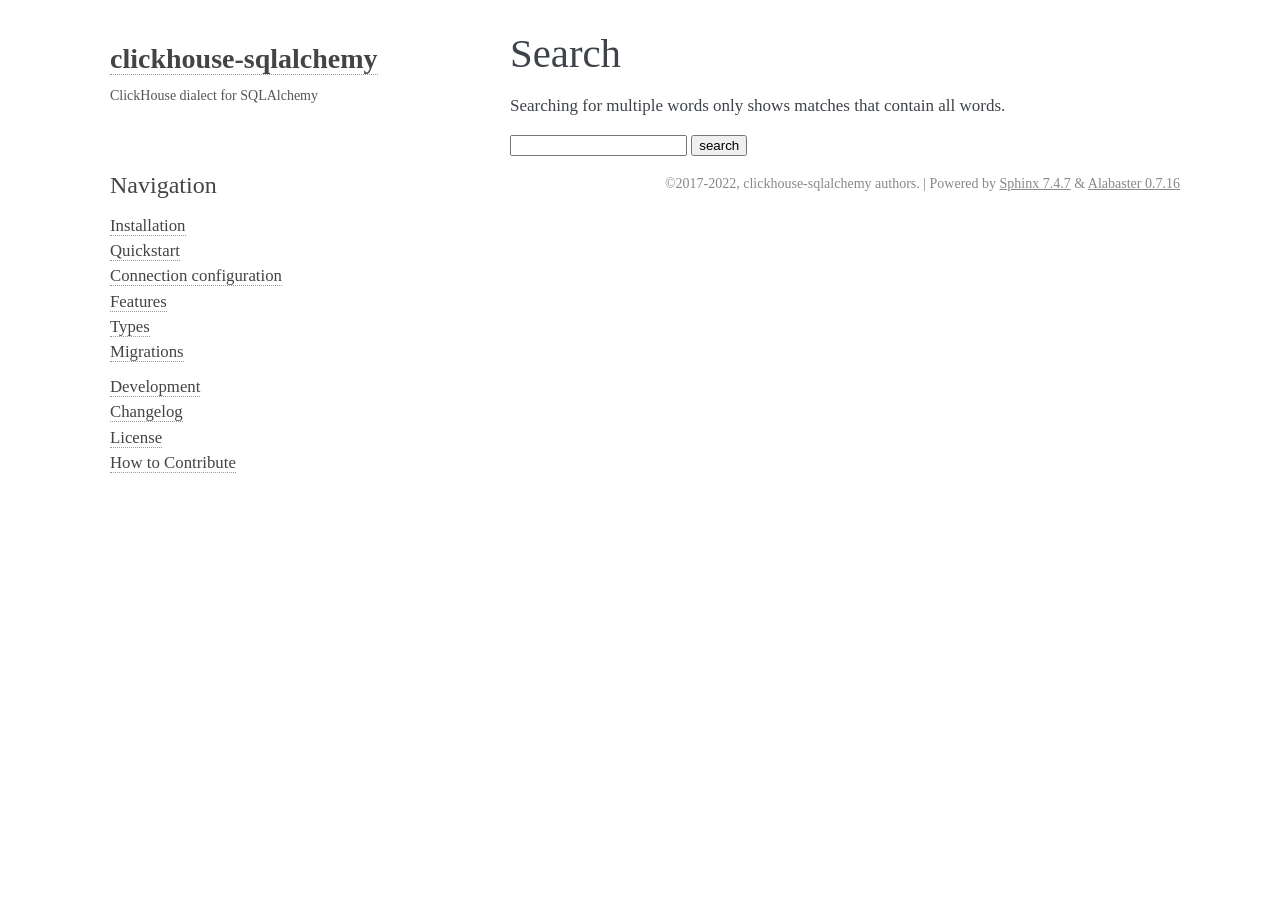
<file: search.html>
<!DOCTYPE html>

<html lang="en" data-content_root="./">
  <head>
    <meta charset="utf-8" />
    <meta name="viewport" content="width=device-width, initial-scale=1.0" />
    <title>Search &#8212; clickhouse-sqlalchemy 0.3.2 documentation</title>
    <link rel="stylesheet" type="text/css" href="_static/pygments.css?v=5ecbeea2" />
    <link rel="stylesheet" type="text/css" href="_static/alabaster.css?v=b43b9e83" />
    <link rel="stylesheet" type="text/css" href="_static/css/custom.css?v=030e895d" />
    
    <script src="_static/documentation_options.js?v=71d9d8e6"></script>
    <script src="_static/doctools.js?v=9a2dae69"></script>
    <script src="_static/sphinx_highlight.js?v=dc90522c"></script>
    <script src="_static/searchtools.js"></script>
    <script src="_static/language_data.js"></script>
    <link rel="index" title="Index" href="genindex.html" />
    <link rel="search" title="Search" href="#" />
    <script src="searchindex.js" defer="defer"></script>
    <meta name="robots" content="noindex" />
    
    <link href="_static/css/custom.css" rel="stylesheet" type="text/css">


  </head><body>
  <div class="document">
    
      <div class="sphinxsidebar" role="navigation" aria-label="Main">
        <div class="sphinxsidebarwrapper">
<h1 class="logo"><a href="index.html">clickhouse-sqlalchemy</a></h1>



<p class="blurb">ClickHouse dialect for SQLAlchemy</p>




<p>
<iframe src="https://ghbtns.com/github-btn.html?user=Leechael&repo=clickhouse-sqlalchemy&type=watch&count=true&size=large&v=2"
  allowtransparency="true" frameborder="0" scrolling="0" width="200px" height="35px"></iframe>
</p>





<h3>Navigation</h3>
<ul>
<li class="toctree-l1"><a class="reference internal" href="installation.html">Installation</a></li>
<li class="toctree-l1"><a class="reference internal" href="quickstart.html">Quickstart</a></li>
<li class="toctree-l1"><a class="reference internal" href="connection.html">Connection configuration</a></li>
<li class="toctree-l1"><a class="reference internal" href="features.html">Features</a></li>
<li class="toctree-l1"><a class="reference internal" href="types.html">Types</a></li>
<li class="toctree-l1"><a class="reference internal" href="migrations.html">Migrations</a></li>
</ul>
<ul>
<li class="toctree-l1"><a class="reference internal" href="development.html">Development</a></li>
<li class="toctree-l1"><a class="reference internal" href="changelog.html">Changelog</a></li>
<li class="toctree-l1"><a class="reference internal" href="license.html">License</a></li>
<li class="toctree-l1"><a class="reference internal" href="contributing.html">How to Contribute</a></li>
</ul>

<div class="relations">
<h3>Related Topics</h3>
<ul>
  <li><a href="index.html">Documentation overview</a><ul>
  </ul></li>
</ul>
</div>








        </div>
      </div>
      <div class="documentwrapper">
        <div class="bodywrapper">
          

          <div class="body" role="main">
            
  <h1 id="search-documentation">Search</h1>
  
  <noscript>
  <div class="admonition warning">
  <p>
    Please activate JavaScript to enable the search
    functionality.
  </p>
  </div>
  </noscript>
  
  
  <p>
    Searching for multiple words only shows matches that contain
    all words.
  </p>
  
  
  <form action="" method="get">
    <input type="text" name="q" aria-labelledby="search-documentation" value="" autocomplete="off" autocorrect="off" autocapitalize="off" spellcheck="false"/>
    <input type="submit" value="search" />
    <span id="search-progress" style="padding-left: 10px"></span>
  </form>
  
  
  <div id="search-results"></div>
  

          </div>
          
        </div>
      </div>
    <div class="clearer"></div>
  </div>
    <div class="footer">
      &#169;2017-2022, clickhouse-sqlalchemy authors.
      
      |
      Powered by <a href="https://www.sphinx-doc.org/">Sphinx 7.4.7</a>
      &amp; <a href="https://alabaster.readthedocs.io">Alabaster 0.7.16</a>
      
    </div>

    

    
  </body>
</html>
</file>
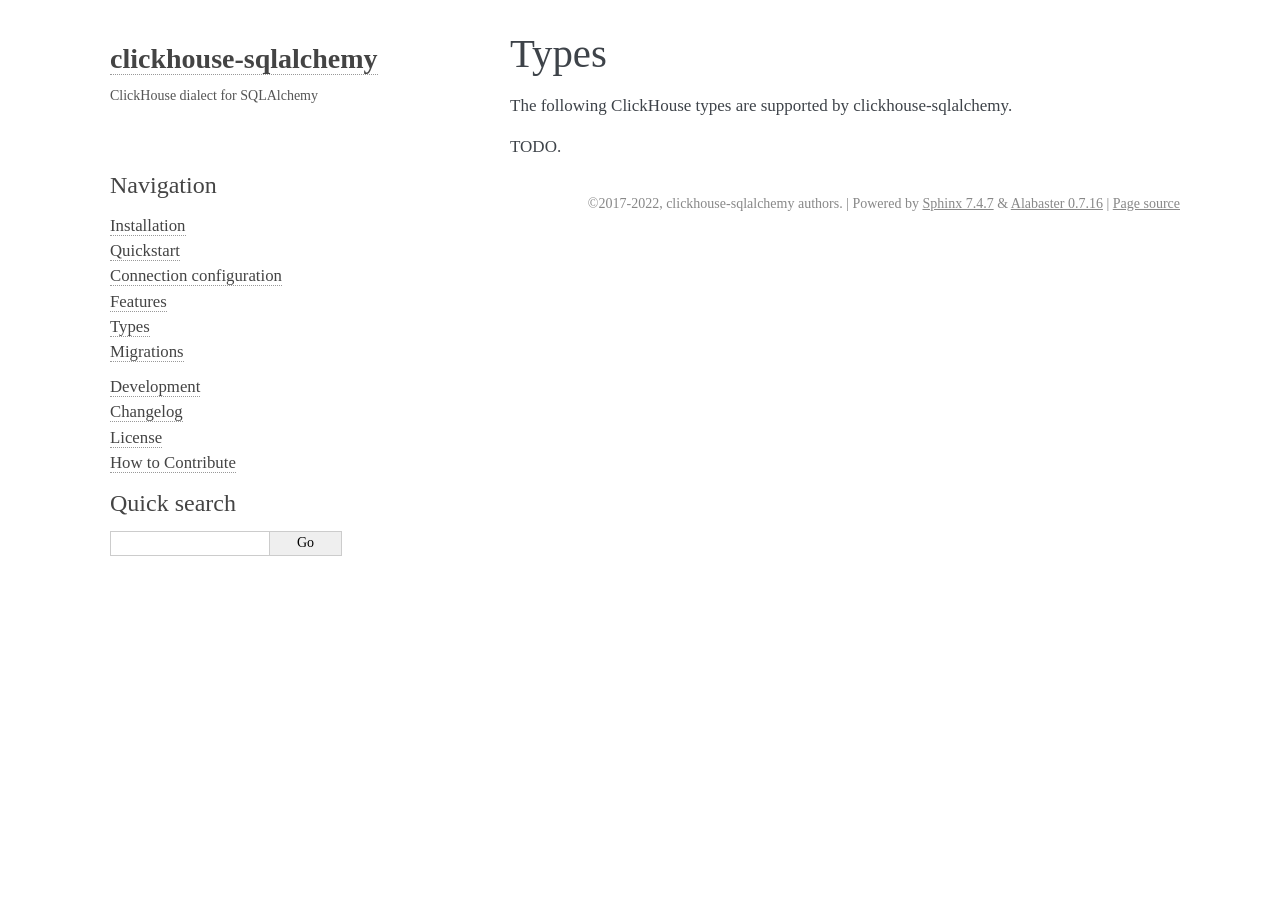
<file: types.html>
<!DOCTYPE html>

<html lang="en" data-content_root="./">
  <head>
    <meta charset="utf-8" />
    <meta name="viewport" content="width=device-width, initial-scale=1.0" /><meta name="viewport" content="width=device-width, initial-scale=1" />

    <title>Types &#8212; clickhouse-sqlalchemy 0.3.2 documentation</title>
    <link rel="stylesheet" type="text/css" href="_static/pygments.css?v=5ecbeea2" />
    <link rel="stylesheet" type="text/css" href="_static/alabaster.css?v=b43b9e83" />
    <link rel="stylesheet" type="text/css" href="_static/css/custom.css?v=030e895d" />
    <script src="_static/documentation_options.js?v=71d9d8e6"></script>
    <script src="_static/doctools.js?v=9a2dae69"></script>
    <script src="_static/sphinx_highlight.js?v=dc90522c"></script>
    <link rel="index" title="Index" href="genindex.html" />
    <link rel="search" title="Search" href="search.html" />
    <link rel="next" title="Migrations" href="migrations.html" />
    <link rel="prev" title="Features" href="features.html" />
    <link href="_static/css/custom.css" rel="stylesheet" type="text/css">

  </head><body>
  <div class="document">
    
      <div class="sphinxsidebar" role="navigation" aria-label="Main">
        <div class="sphinxsidebarwrapper">
<h1 class="logo"><a href="index.html">clickhouse-sqlalchemy</a></h1>



<p class="blurb">ClickHouse dialect for SQLAlchemy</p>




<p>
<iframe src="https://ghbtns.com/github-btn.html?user=Leechael&repo=clickhouse-sqlalchemy&type=watch&count=true&size=large&v=2"
  allowtransparency="true" frameborder="0" scrolling="0" width="200px" height="35px"></iframe>
</p>





<h3>Navigation</h3>
<ul class="current">
<li class="toctree-l1"><a class="reference internal" href="installation.html">Installation</a></li>
<li class="toctree-l1"><a class="reference internal" href="quickstart.html">Quickstart</a></li>
<li class="toctree-l1"><a class="reference internal" href="connection.html">Connection configuration</a></li>
<li class="toctree-l1"><a class="reference internal" href="features.html">Features</a></li>
<li class="toctree-l1 current"><a class="current reference internal" href="#">Types</a></li>
<li class="toctree-l1"><a class="reference internal" href="migrations.html">Migrations</a></li>
</ul>
<ul>
<li class="toctree-l1"><a class="reference internal" href="development.html">Development</a></li>
<li class="toctree-l1"><a class="reference internal" href="changelog.html">Changelog</a></li>
<li class="toctree-l1"><a class="reference internal" href="license.html">License</a></li>
<li class="toctree-l1"><a class="reference internal" href="contributing.html">How to Contribute</a></li>
</ul>

<div class="relations">
<h3>Related Topics</h3>
<ul>
  <li><a href="index.html">Documentation overview</a><ul>
      <li>Previous: <a href="features.html" title="previous chapter">Features</a></li>
      <li>Next: <a href="migrations.html" title="next chapter">Migrations</a></li>
  </ul></li>
</ul>
</div>
<search id="searchbox" style="display: none" role="search">
  <h3 id="searchlabel">Quick search</h3>
    <div class="searchformwrapper">
    <form class="search" action="search.html" method="get">
      <input type="text" name="q" aria-labelledby="searchlabel" autocomplete="off" autocorrect="off" autocapitalize="off" spellcheck="false"/>
      <input type="submit" value="Go" />
    </form>
    </div>
</search>
<script>document.getElementById('searchbox').style.display = "block"</script>








        </div>
      </div>
      <div class="documentwrapper">
        <div class="bodywrapper">
          

          <div class="body" role="main">
            
  <section id="types">
<h1>Types<a class="headerlink" href="#types" title="Link to this heading">¶</a></h1>
<p>The following ClickHouse types are supported by clickhouse-sqlalchemy.</p>
<p>TODO.</p>
</section>


          </div>
          
        </div>
      </div>
    <div class="clearer"></div>
  </div>
    <div class="footer">
      &#169;2017-2022, clickhouse-sqlalchemy authors.
      
      |
      Powered by <a href="https://www.sphinx-doc.org/">Sphinx 7.4.7</a>
      &amp; <a href="https://alabaster.readthedocs.io">Alabaster 0.7.16</a>
      
      |
      <a href="_sources/types.rst.txt"
          rel="nofollow">Page source</a>
    </div>

    

    
  </body>
</html>
</file>
<file: _static/pygments.css>
pre { line-height: 125%; }
td.linenos .normal { color: inherit; background-color: transparent; padding-left: 5px; padding-right: 5px; }
span.linenos { color: inherit; background-color: transparent; padding-left: 5px; padding-right: 5px; }
td.linenos .special { color: #000000; background-color: #ffffc0; padding-left: 5px; padding-right: 5px; }
span.linenos.special { color: #000000; background-color: #ffffc0; padding-left: 5px; padding-right: 5px; }
.highlight .hll { background-color: #ffffcc }
.highlight { background: #f8f8f8; }
.highlight .c { color: #8F5902; font-style: italic } /* Comment */
.highlight .err { color: #A40000; border: 1px solid #EF2929 } /* Error */
.highlight .g { color: #000 } /* Generic */
.highlight .k { color: #004461; font-weight: bold } /* Keyword */
.highlight .l { color: #000 } /* Literal */
.highlight .n { color: #000 } /* Name */
.highlight .o { color: #582800 } /* Operator */
.highlight .x { color: #000 } /* Other */
.highlight .p { color: #000; font-weight: bold } /* Punctuation */
.highlight .ch { color: #8F5902; font-style: italic } /* Comment.Hashbang */
.highlight .cm { color: #8F5902; font-style: italic } /* Comment.Multiline */
.highlight .cp { color: #8F5902 } /* Comment.Preproc */
.highlight .cpf { color: #8F5902; font-style: italic } /* Comment.PreprocFile */
.highlight .c1 { color: #8F5902; font-style: italic } /* Comment.Single */
.highlight .cs { color: #8F5902; font-style: italic } /* Comment.Special */
.highlight .gd { color: #A40000 } /* Generic.Deleted */
.highlight .ge { color: #000; font-style: italic } /* Generic.Emph */
.highlight .ges { color: #000 } /* Generic.EmphStrong */
.highlight .gr { color: #EF2929 } /* Generic.Error */
.highlight .gh { color: #000080; font-weight: bold } /* Generic.Heading */
.highlight .gi { color: #00A000 } /* Generic.Inserted */
.highlight .go { color: #888 } /* Generic.Output */
.highlight .gp { color: #745334 } /* Generic.Prompt */
.highlight .gs { color: #000; font-weight: bold } /* Generic.Strong */
.highlight .gu { color: #800080; font-weight: bold } /* Generic.Subheading */
.highlight .gt { color: #A40000; font-weight: bold } /* Generic.Traceback */
.highlight .kc { color: #004461; font-weight: bold } /* Keyword.Constant */
.highlight .kd { color: #004461; font-weight: bold } /* Keyword.Declaration */
.highlight .kn { color: #004461; font-weight: bold } /* Keyword.Namespace */
.highlight .kp { color: #004461; font-weight: bold } /* Keyword.Pseudo */
.highlight .kr { color: #004461; font-weight: bold } /* Keyword.Reserved */
.highlight .kt { color: #004461; font-weight: bold } /* Keyword.Type */
.highlight .ld { color: #000 } /* Literal.Date */
.highlight .m { color: #900 } /* Literal.Number */
.highlight .s { color: #4E9A06 } /* Literal.String */
.highlight .na { color: #C4A000 } /* Name.Attribute */
.highlight .nb { color: #004461 } /* Name.Builtin */
.highlight .nc { color: #000 } /* Name.Class */
.highlight .no { color: #000 } /* Name.Constant */
.highlight .nd { color: #888 } /* Name.Decorator */
.highlight .ni { color: #CE5C00 } /* Name.Entity */
.highlight .ne { color: #C00; font-weight: bold } /* Name.Exception */
.highlight .nf { color: #000 } /* Name.Function */
.highlight .nl { color: #F57900 } /* Name.Label */
.highlight .nn { color: #000 } /* Name.Namespace */
.highlight .nx { color: #000 } /* Name.Other */
.highlight .py { color: #000 } /* Name.Property */
.highlight .nt { color: #004461; font-weight: bold } /* Name.Tag */
.highlight .nv { color: #000 } /* Name.Variable */
.highlight .ow { color: #004461; font-weight: bold } /* Operator.Word */
.highlight .pm { color: #000; font-weight: bold } /* Punctuation.Marker */
.highlight .w { color: #F8F8F8 } /* Text.Whitespace */
.highlight .mb { color: #900 } /* Literal.Number.Bin */
.highlight .mf { color: #900 } /* Literal.Number.Float */
.highlight .mh { color: #900 } /* Literal.Number.Hex */
.highlight .mi { color: #900 } /* Literal.Number.Integer */
.highlight .mo { color: #900 } /* Literal.Number.Oct */
.highlight .sa { color: #4E9A06 } /* Literal.String.Affix */
.highlight .sb { color: #4E9A06 } /* Literal.String.Backtick */
.highlight .sc { color: #4E9A06 } /* Literal.String.Char */
.highlight .dl { color: #4E9A06 } /* Literal.String.Delimiter */
.highlight .sd { color: #8F5902; font-style: italic } /* Literal.String.Doc */
.highlight .s2 { color: #4E9A06 } /* Literal.String.Double */
.highlight .se { color: #4E9A06 } /* Literal.String.Escape */
.highlight .sh { color: #4E9A06 } /* Literal.String.Heredoc */
.highlight .si { color: #4E9A06 } /* Literal.String.Interpol */
.highlight .sx { color: #4E9A06 } /* Literal.String.Other */
.highlight .sr { color: #4E9A06 } /* Literal.String.Regex */
.highlight .s1 { color: #4E9A06 } /* Literal.String.Single */
.highlight .ss { color: #4E9A06 } /* Literal.String.Symbol */
.highlight .bp { color: #3465A4 } /* Name.Builtin.Pseudo */
.highlight .fm { color: #000 } /* Name.Function.Magic */
.highlight .vc { color: #000 } /* Name.Variable.Class */
.highlight .vg { color: #000 } /* Name.Variable.Global */
.highlight .vi { color: #000 } /* Name.Variable.Instance */
.highlight .vm { color: #000 } /* Name.Variable.Magic */
.highlight .il { color: #900 } /* Literal.Number.Integer.Long */
</file>
<file: _static/alabaster.css>
@import url("basic.css");

/* -- page layout ----------------------------------------------------------- */

body {
    font-family: Georgia, serif;
    font-size: 17px;
    background-color: #fff;
    color: #000;
    margin: 0;
    padding: 0;
}


div.document {
    width: 1080px;
    margin: 30px auto 0 auto;
}

div.documentwrapper {
    float: left;
    width: 100%;
}

div.bodywrapper {
    margin: 0 0 0 380px;
}

div.sphinxsidebar {
    width: 380px;
    font-size: 14px;
    line-height: 1.5;
}

hr {
    border: 1px solid #B1B4B6;
}

div.body {
    background-color: #fff;
    color: #3E4349;
    padding: 0 30px 0 30px;
}

div.body > .section {
    text-align: left;
}

div.footer {
    width: 1080px;
    margin: 20px auto 30px auto;
    font-size: 14px;
    color: #888;
    text-align: right;
}

div.footer a {
    color: #888;
}

p.caption {
    font-family: inherit;
    font-size: inherit;
}


div.relations {
    display: none;
}


div.sphinxsidebar {
    max-height: 100%;
    overflow-y: auto;
}

div.sphinxsidebar a {
    color: #444;
    text-decoration: none;
    border-bottom: 1px dotted #999;
}

div.sphinxsidebar a:hover {
    border-bottom: 1px solid #999;
}

div.sphinxsidebarwrapper {
    padding: 18px 10px;
}

div.sphinxsidebarwrapper p.logo {
    padding: 0;
    margin: -10px 0 0 0px;
    text-align: center;
}

div.sphinxsidebarwrapper h1.logo {
    margin-top: -10px;
    text-align: center;
    margin-bottom: 5px;
    text-align: left;
}

div.sphinxsidebarwrapper h1.logo-name {
    margin-top: 0px;
}

div.sphinxsidebarwrapper p.blurb {
    margin-top: 0;
    font-style: normal;
}

div.sphinxsidebar h3,
div.sphinxsidebar h4 {
    font-family: Georgia, serif;
    color: #444;
    font-size: 24px;
    font-weight: normal;
    margin: 0 0 5px 0;
    padding: 0;
}

div.sphinxsidebar h4 {
    font-size: 20px;
}

div.sphinxsidebar h3 a {
    color: #444;
}

div.sphinxsidebar p.logo a,
div.sphinxsidebar h3 a,
div.sphinxsidebar p.logo a:hover,
div.sphinxsidebar h3 a:hover {
    border: none;
}

div.sphinxsidebar p {
    color: #555;
    margin: 10px 0;
}

div.sphinxsidebar ul {
    margin: 10px 0;
    padding: 0;
    color: #000;
}

div.sphinxsidebar ul li.toctree-l1 > a {
    font-size: 120%;
}

div.sphinxsidebar ul li.toctree-l2 > a {
    font-size: 110%;
}

div.sphinxsidebar input {
    border: 1px solid #CCC;
    font-family: Georgia, serif;
    font-size: 1em;
}

div.sphinxsidebar #searchbox input[type="text"] {
    width: 160px;
}

div.sphinxsidebar .search > div {
    display: table-cell;
}

div.sphinxsidebar hr {
    border: none;
    height: 1px;
    color: #AAA;
    background: #AAA;

    text-align: left;
    margin-left: 0;
    width: 50%;
}

div.sphinxsidebar .badge {
    border-bottom: none;
}

div.sphinxsidebar .badge:hover {
    border-bottom: none;
}

/* To address an issue with donation coming after search */
div.sphinxsidebar h3.donation {
    margin-top: 10px;
}

/* -- body styles ----------------------------------------------------------- */

a {
    color: #004B6B;
    text-decoration: underline;
}

a:hover {
    color: #6D4100;
    text-decoration: underline;
}

div.body h1,
div.body h2,
div.body h3,
div.body h4,
div.body h5,
div.body h6 {
    font-family: Georgia, serif;
    font-weight: normal;
    margin: 30px 0px 10px 0px;
    padding: 0;
}

div.body h1 { margin-top: 0; padding-top: 0; font-size: 240%; }
div.body h2 { font-size: 180%; }
div.body h3 { font-size: 150%; }
div.body h4 { font-size: 130%; }
div.body h5 { font-size: 100%; }
div.body h6 { font-size: 100%; }

a.headerlink {
    color: #DDD;
    padding: 0 4px;
    text-decoration: none;
}

a.headerlink:hover {
    color: #444;
    background: #EAEAEA;
}

div.body p, div.body dd, div.body li {
    line-height: 1.4em;
}

div.admonition {
    margin: 20px 0px;
    padding: 10px 30px;
    background-color: #EEE;
    border: 1px solid #CCC;
}

div.admonition tt.xref, div.admonition code.xref, div.admonition a tt {
    background-color: #FBFBFB;
    border-bottom: 1px solid #fafafa;
}

div.admonition p.admonition-title {
    font-family: Georgia, serif;
    font-weight: normal;
    font-size: 24px;
    margin: 0 0 10px 0;
    padding: 0;
    line-height: 1;
}

div.admonition p.last {
    margin-bottom: 0;
}

div.highlight {
    background-color: #fff;
}

dt:target, .highlight {
    background: #FAF3E8;
}

div.warning {
    background-color: #FCC;
    border: 1px solid #FAA;
}

div.danger {
    background-color: #FCC;
    border: 1px solid #FAA;
    -moz-box-shadow: 2px 2px 4px #D52C2C;
    -webkit-box-shadow: 2px 2px 4px #D52C2C;
    box-shadow: 2px 2px 4px #D52C2C;
}

div.error {
    background-color: #FCC;
    border: 1px solid #FAA;
    -moz-box-shadow: 2px 2px 4px #D52C2C;
    -webkit-box-shadow: 2px 2px 4px #D52C2C;
    box-shadow: 2px 2px 4px #D52C2C;
}

div.caution {
    background-color: #FCC;
    border: 1px solid #FAA;
}

div.attention {
    background-color: #FCC;
    border: 1px solid #FAA;
}

div.important {
    background-color: #EEE;
    border: 1px solid #CCC;
}

div.note {
    background-color: #EEE;
    border: 1px solid #CCC;
}

div.tip {
    background-color: #EEE;
    border: 1px solid #CCC;
}

div.hint {
    background-color: #EEE;
    border: 1px solid #CCC;
}

div.seealso {
    background-color: #EEE;
    border: 1px solid #CCC;
}

div.topic {
    background-color: #EEE;
}

p.admonition-title {
    display: inline;
}

p.admonition-title:after {
    content: ":";
}

pre, tt, code {
    font-family: 'Consolas', 'Menlo', 'DejaVu Sans Mono', 'Bitstream Vera Sans Mono', monospace;
    font-size: 0.9em;
}

.hll {
    background-color: #FFC;
    margin: 0 -12px;
    padding: 0 12px;
    display: block;
}

img.screenshot {
}

tt.descname, tt.descclassname, code.descname, code.descclassname {
    font-size: 0.95em;
}

tt.descname, code.descname {
    padding-right: 0.08em;
}

img.screenshot {
    -moz-box-shadow: 2px 2px 4px #EEE;
    -webkit-box-shadow: 2px 2px 4px #EEE;
    box-shadow: 2px 2px 4px #EEE;
}

table.docutils {
    border: 1px solid #888;
    -moz-box-shadow: 2px 2px 4px #EEE;
    -webkit-box-shadow: 2px 2px 4px #EEE;
    box-shadow: 2px 2px 4px #EEE;
}

table.docutils td, table.docutils th {
    border: 1px solid #888;
    padding: 0.25em 0.7em;
}

table.field-list, table.footnote {
    border: none;
    -moz-box-shadow: none;
    -webkit-box-shadow: none;
    box-shadow: none;
}

table.footnote {
    margin: 15px 0;
    width: 100%;
    border: 1px solid #EEE;
    background: #FDFDFD;
    font-size: 0.9em;
}

table.footnote + table.footnote {
    margin-top: -15px;
    border-top: none;
}

table.field-list th {
    padding: 0 0.8em 0 0;
}

table.field-list td {
    padding: 0;
}

table.field-list p {
    margin-bottom: 0.8em;
}

/* Cloned from
 * https://github.com/sphinx-doc/sphinx/commit/ef60dbfce09286b20b7385333d63a60321784e68
 */
.field-name {
    -moz-hyphens: manual;
    -ms-hyphens: manual;
    -webkit-hyphens: manual;
    hyphens: manual;
}

table.footnote td.label {
    width: .1px;
    padding: 0.3em 0 0.3em 0.5em;
}

table.footnote td {
    padding: 0.3em 0.5em;
}

dl {
    margin-left: 0;
    margin-right: 0;
    margin-top: 0;
    padding: 0;
}

dl dd {
    margin-left: 30px;
}

blockquote {
    margin: 0 0 0 30px;
    padding: 0;
}

ul, ol {
    /* Matches the 30px from the narrow-screen "li > ul" selector below */
    margin: 10px 0 10px 30px;
    padding: 0;
}

pre {
    background: #EEE;
    padding: 7px 30px;
    margin: 15px 0px;
    line-height: 1.3em;
}

div.viewcode-block:target {
    background: #ffd;
}

dl pre, blockquote pre, li pre {
    margin-left: 0;
    padding-left: 30px;
}

tt, code {
    background-color: #ecf0f3;
    color: #222;
    /* padding: 1px 2px; */
}

tt.xref, code.xref, a tt {
    background-color: #FBFBFB;
    border-bottom: 1px solid #fff;
}

a.reference {
    text-decoration: none;
    border-bottom: 1px dotted #004B6B;
}

/* Don't put an underline on images */
a.image-reference, a.image-reference:hover {
    border-bottom: none;
}

a.reference:hover {
    border-bottom: 1px solid #6D4100;
}

a.footnote-reference {
    text-decoration: none;
    font-size: 0.7em;
    vertical-align: top;
    border-bottom: 1px dotted #004B6B;
}

a.footnote-reference:hover {
    border-bottom: 1px solid #6D4100;
}

a:hover tt, a:hover code {
    background: #EEE;
}


@media screen and (max-width: 870px) {

    div.sphinxsidebar {
    	display: none;
    }

    div.document {
       width: 100%;

    }

    div.documentwrapper {
    	margin-left: 0;
    	margin-top: 0;
    	margin-right: 0;
    	margin-bottom: 0;
    }

    div.bodywrapper {
    	margin-top: 0;
    	margin-right: 0;
    	margin-bottom: 0;
    	margin-left: 0;
    }

    ul {
    	margin-left: 0;
    }

	li > ul {
        /* Matches the 30px from the "ul, ol" selector above */
		margin-left: 30px;
	}

    .document {
    	width: auto;
    }

    .footer {
    	width: auto;
    }

    .bodywrapper {
    	margin: 0;
    }

    .footer {
    	width: auto;
    }

    .github {
        display: none;
    }



}



@media screen and (max-width: 875px) {

    body {
        margin: 0;
        padding: 20px 30px;
    }

    div.documentwrapper {
        float: none;
        background: #fff;
    }

    div.sphinxsidebar {
        display: block;
        float: none;
        width: 102.5%;
        margin: -20px -30px 20px -30px;
        padding: 10px 20px;
        background: #333;
        color: #FFF;
    }

    div.sphinxsidebar h3, div.sphinxsidebar h4, div.sphinxsidebar p,
    div.sphinxsidebar h3 a {
        color: #fff;
    }

    div.sphinxsidebar a {
        color: #AAA;
    }

    div.sphinxsidebar p.logo {
        display: none;
    }

    div.document {
        width: 100%;
        margin: 0;
    }

    div.footer {
        display: none;
    }

    div.bodywrapper {
        margin: 0;
    }

    div.body {
        min-height: 0;
        padding: 0;
    }

    .rtd_doc_footer {
        display: none;
    }

    .document {
        width: auto;
    }

    .footer {
        width: auto;
    }

    .footer {
        width: auto;
    }

    .github {
        display: none;
    }
}
@media screen and (min-width: 876px) {
    div.sphinxsidebar {
        position: fixed;
        margin-left: 0;
    }
}


/* misc. */

.revsys-inline {
    display: none!important;
}

/* Hide ugly table cell borders in ..bibliography:: directive output */
table.docutils.citation, table.docutils.citation td, table.docutils.citation th {
  border: none;
  /* Below needed in some edge cases; if not applied, bottom shadows appear */
  -moz-box-shadow: none;
  -webkit-box-shadow: none;
  box-shadow: none;
}


/* relbar */

.related {
    line-height: 30px;
    width: 100%;
    font-size: 0.9rem;
}

.related.top {
    border-bottom: 1px solid #EEE;
    margin-bottom: 20px;
}

.related.bottom {
    border-top: 1px solid #EEE;
}

.related ul {
    padding: 0;
    margin: 0;
    list-style: none;
}

.related li {
    display: inline;
}

nav#rellinks {
    float: right;
}

nav#rellinks li+li:before {
    content: "|";
}

nav#breadcrumbs li+li:before {
    content: "\00BB";
}

/* Hide certain items when printing */
@media print {
    div.related {
        display: none;
    }
}
</file>
<file: _static/css/custom.css>
table.table-small-text {
    font-size: small;
}


table.table-center-header thead tr th {
    text-align: center;
}


table.table-right-text-align-results tbody tr td {
    text-align: right;
}

table.table-right-text-align-results tbody tr td:first-child {
    text-align: inherit;
}
</file>
